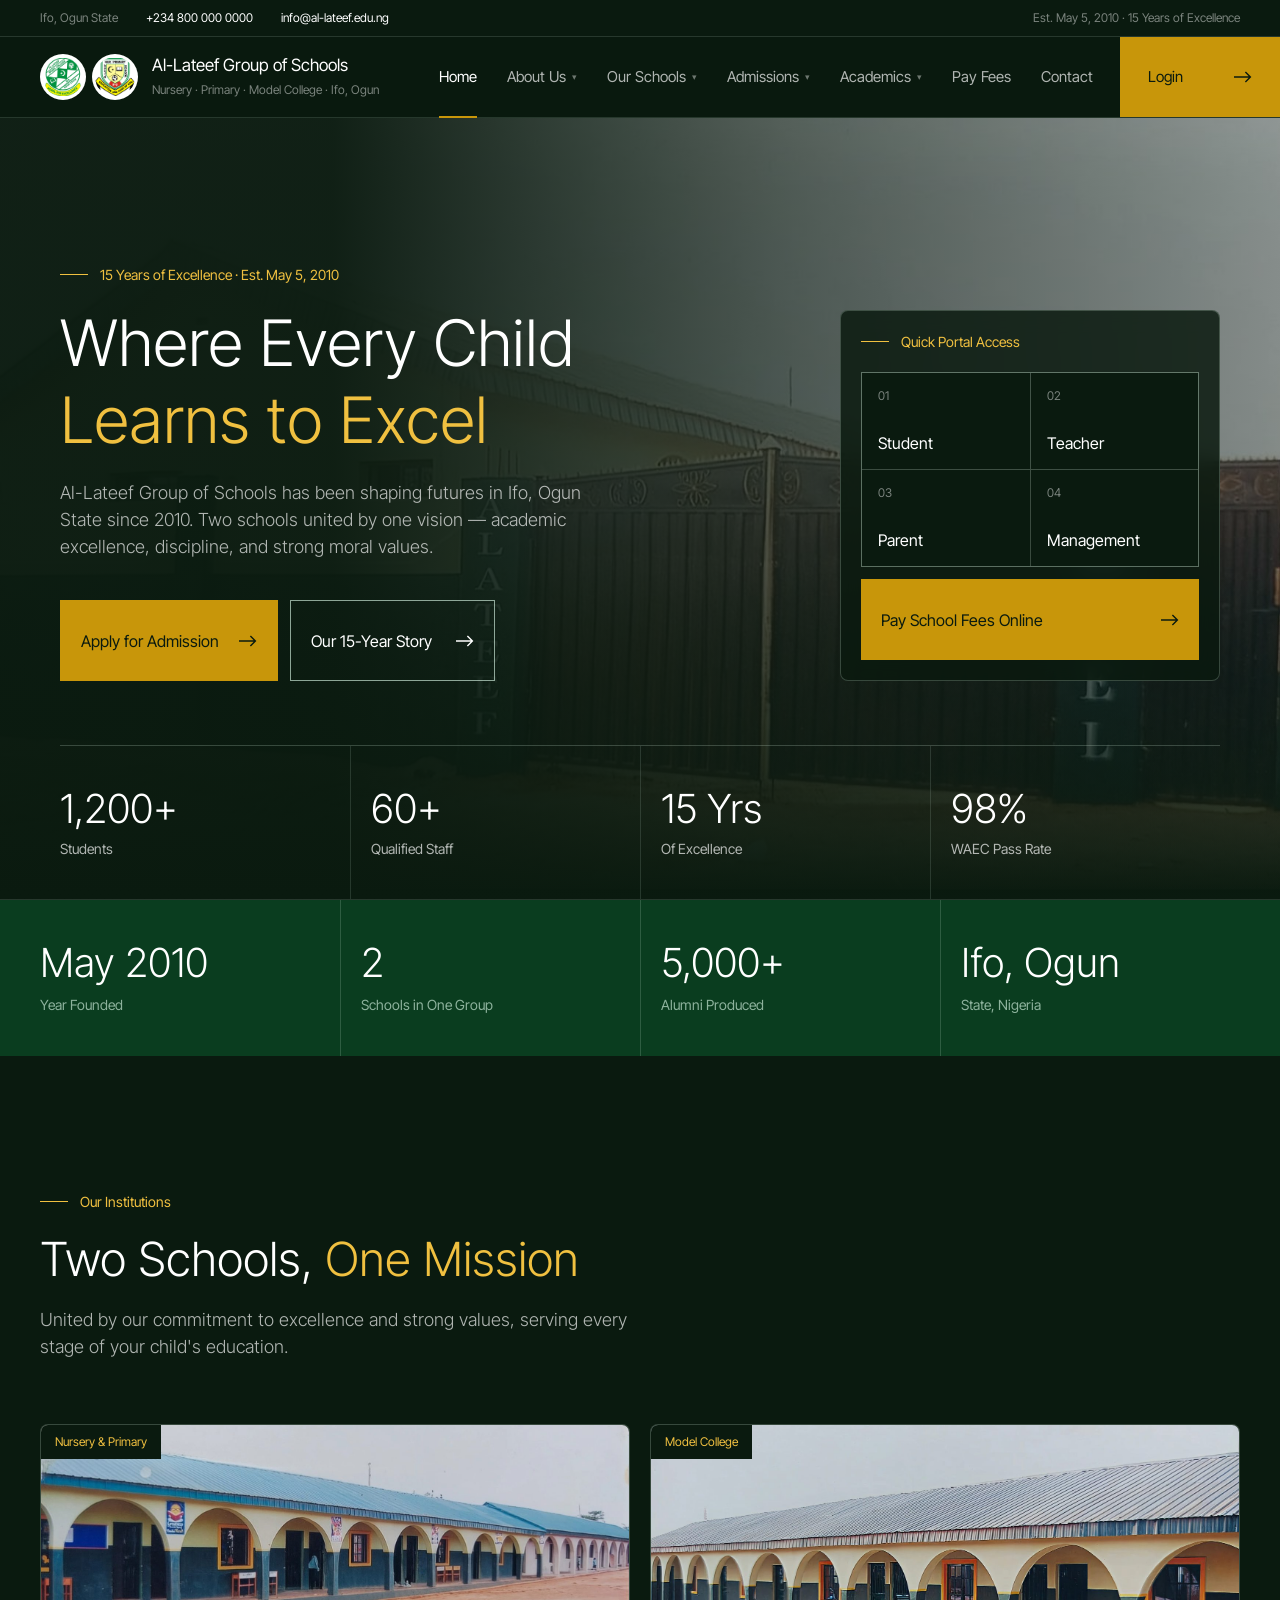
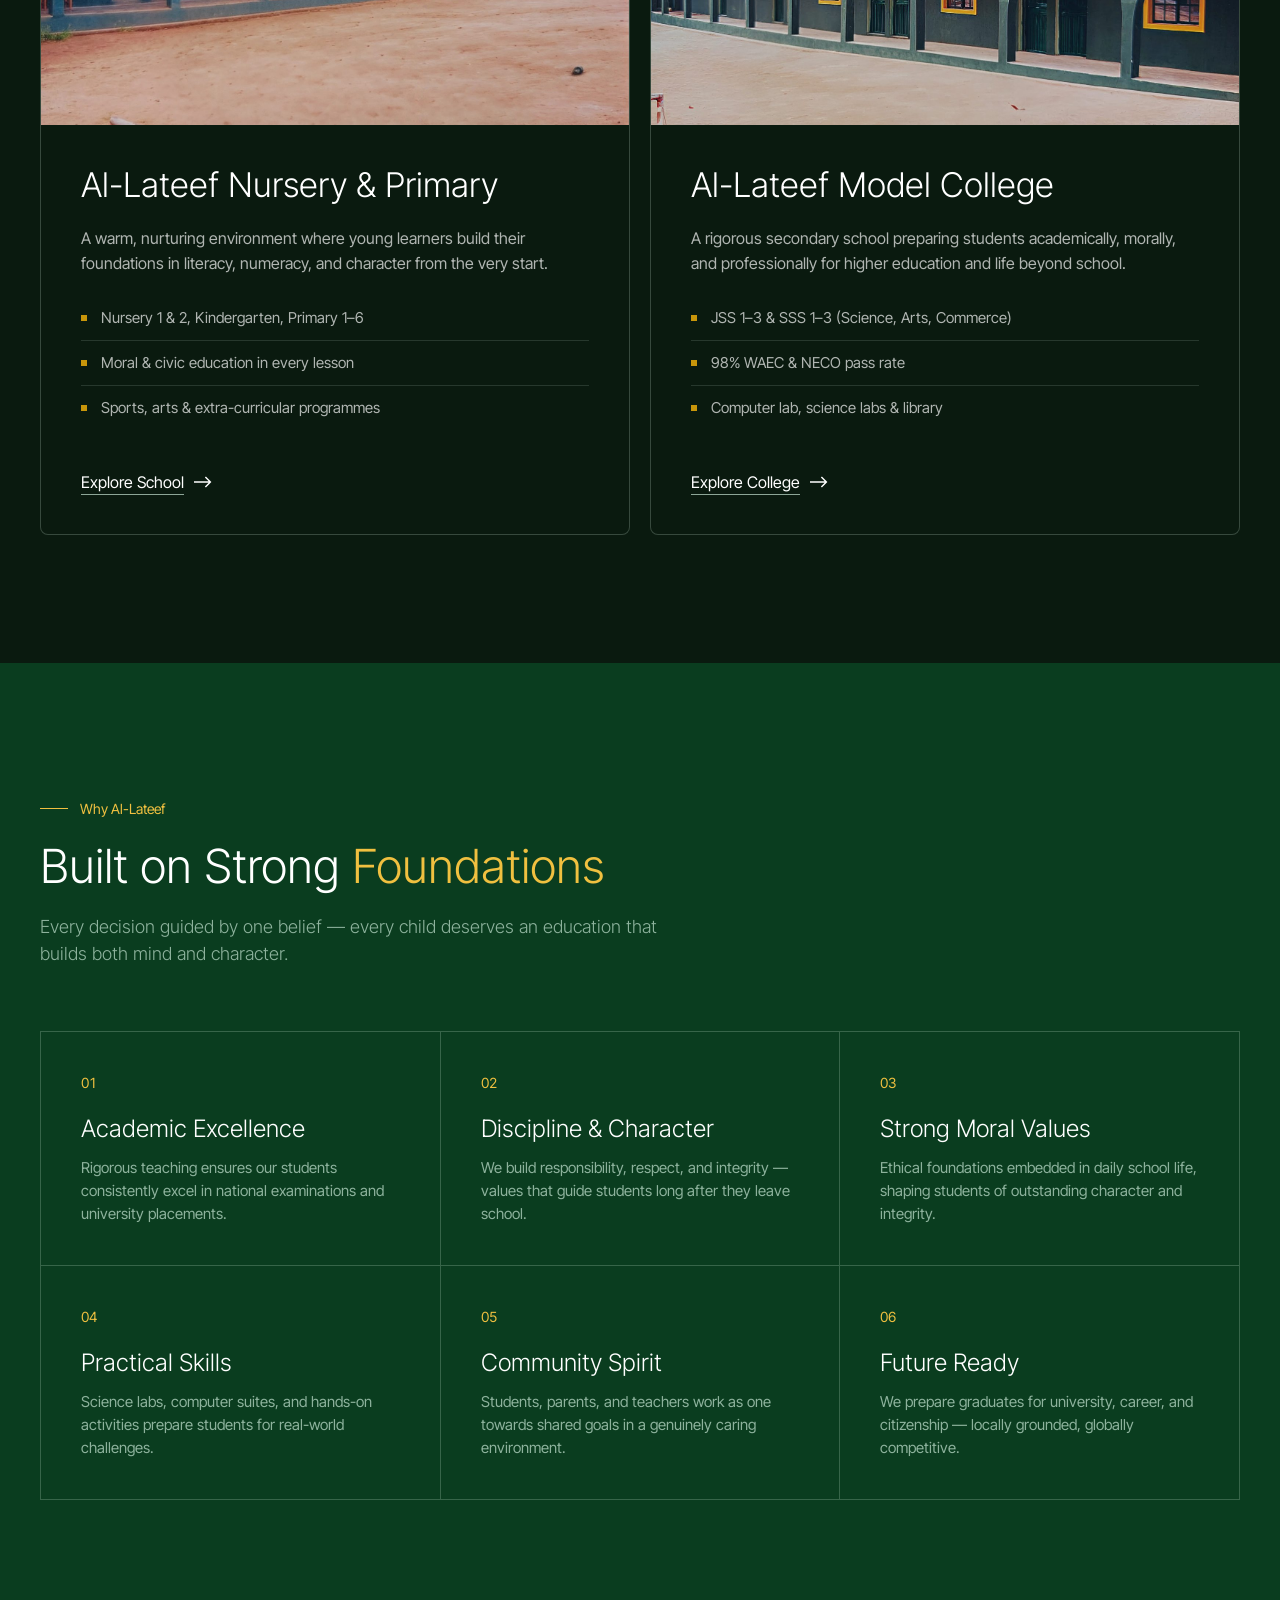
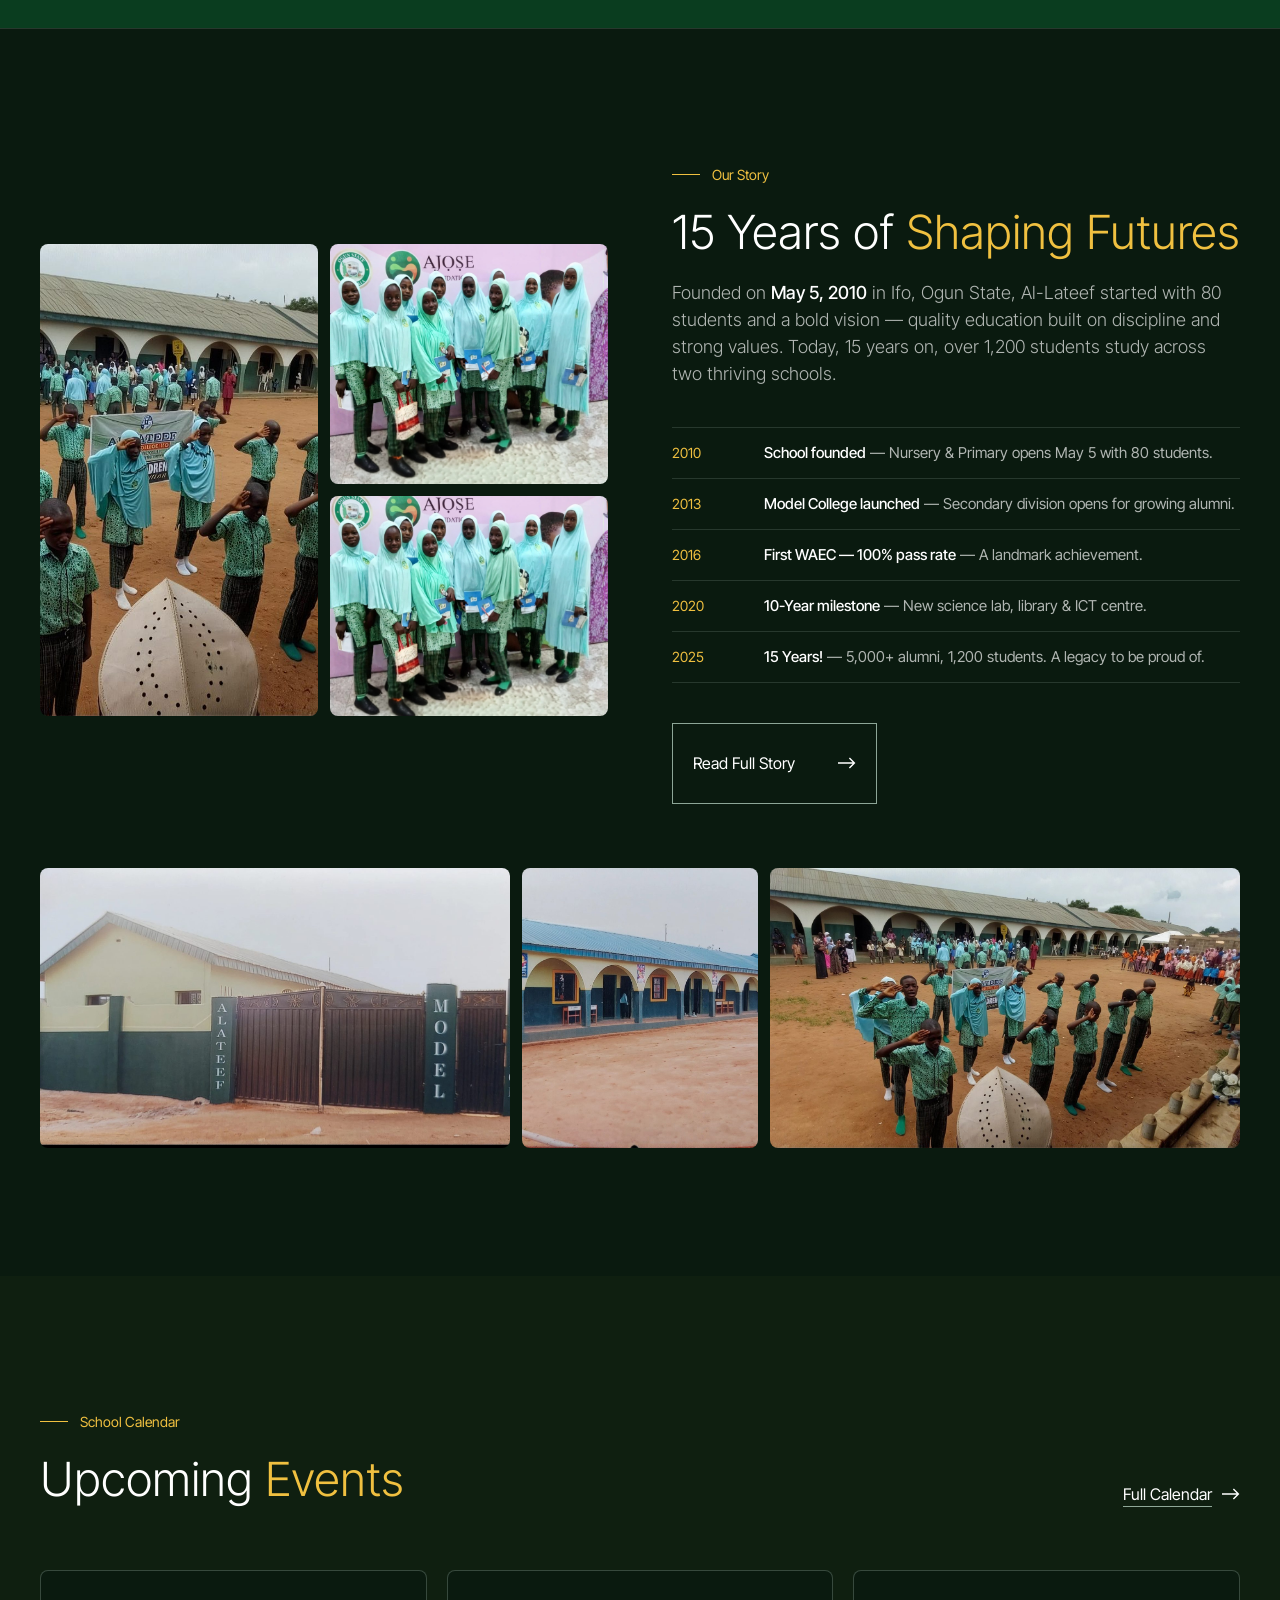
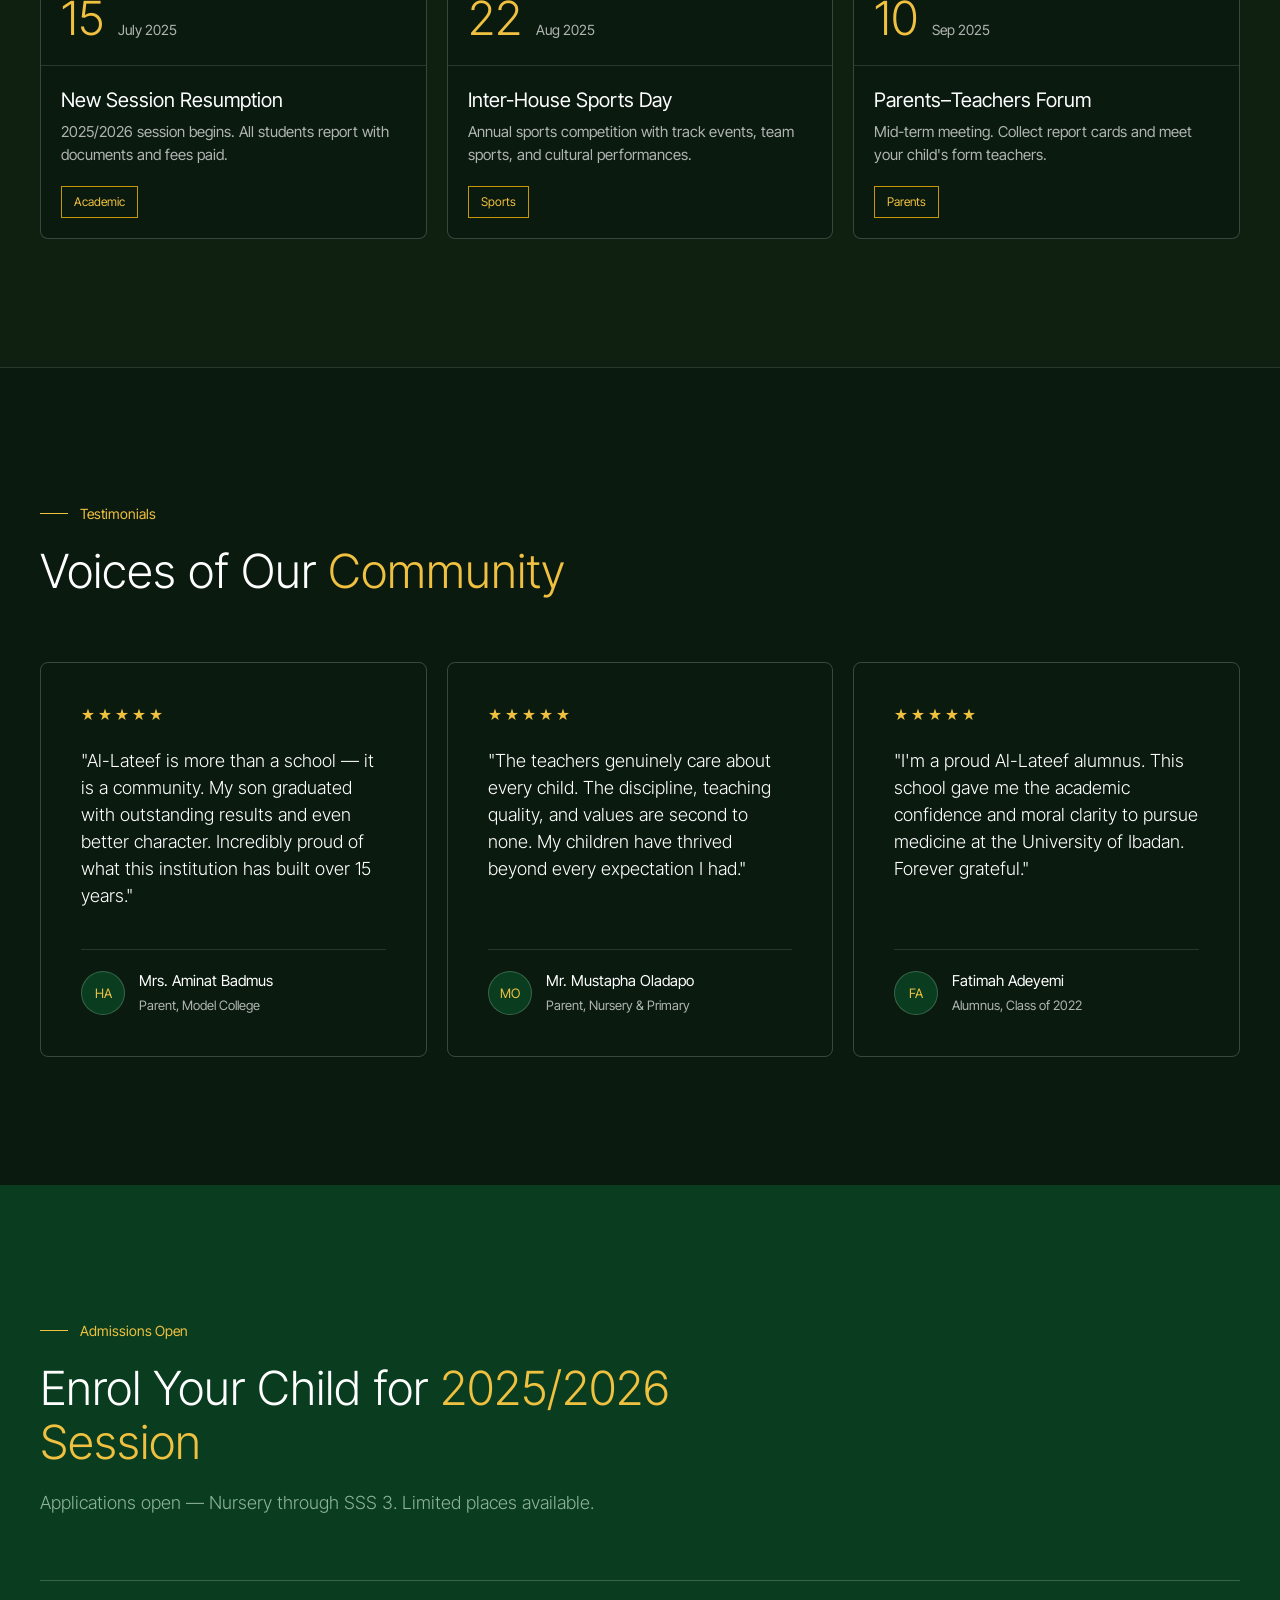
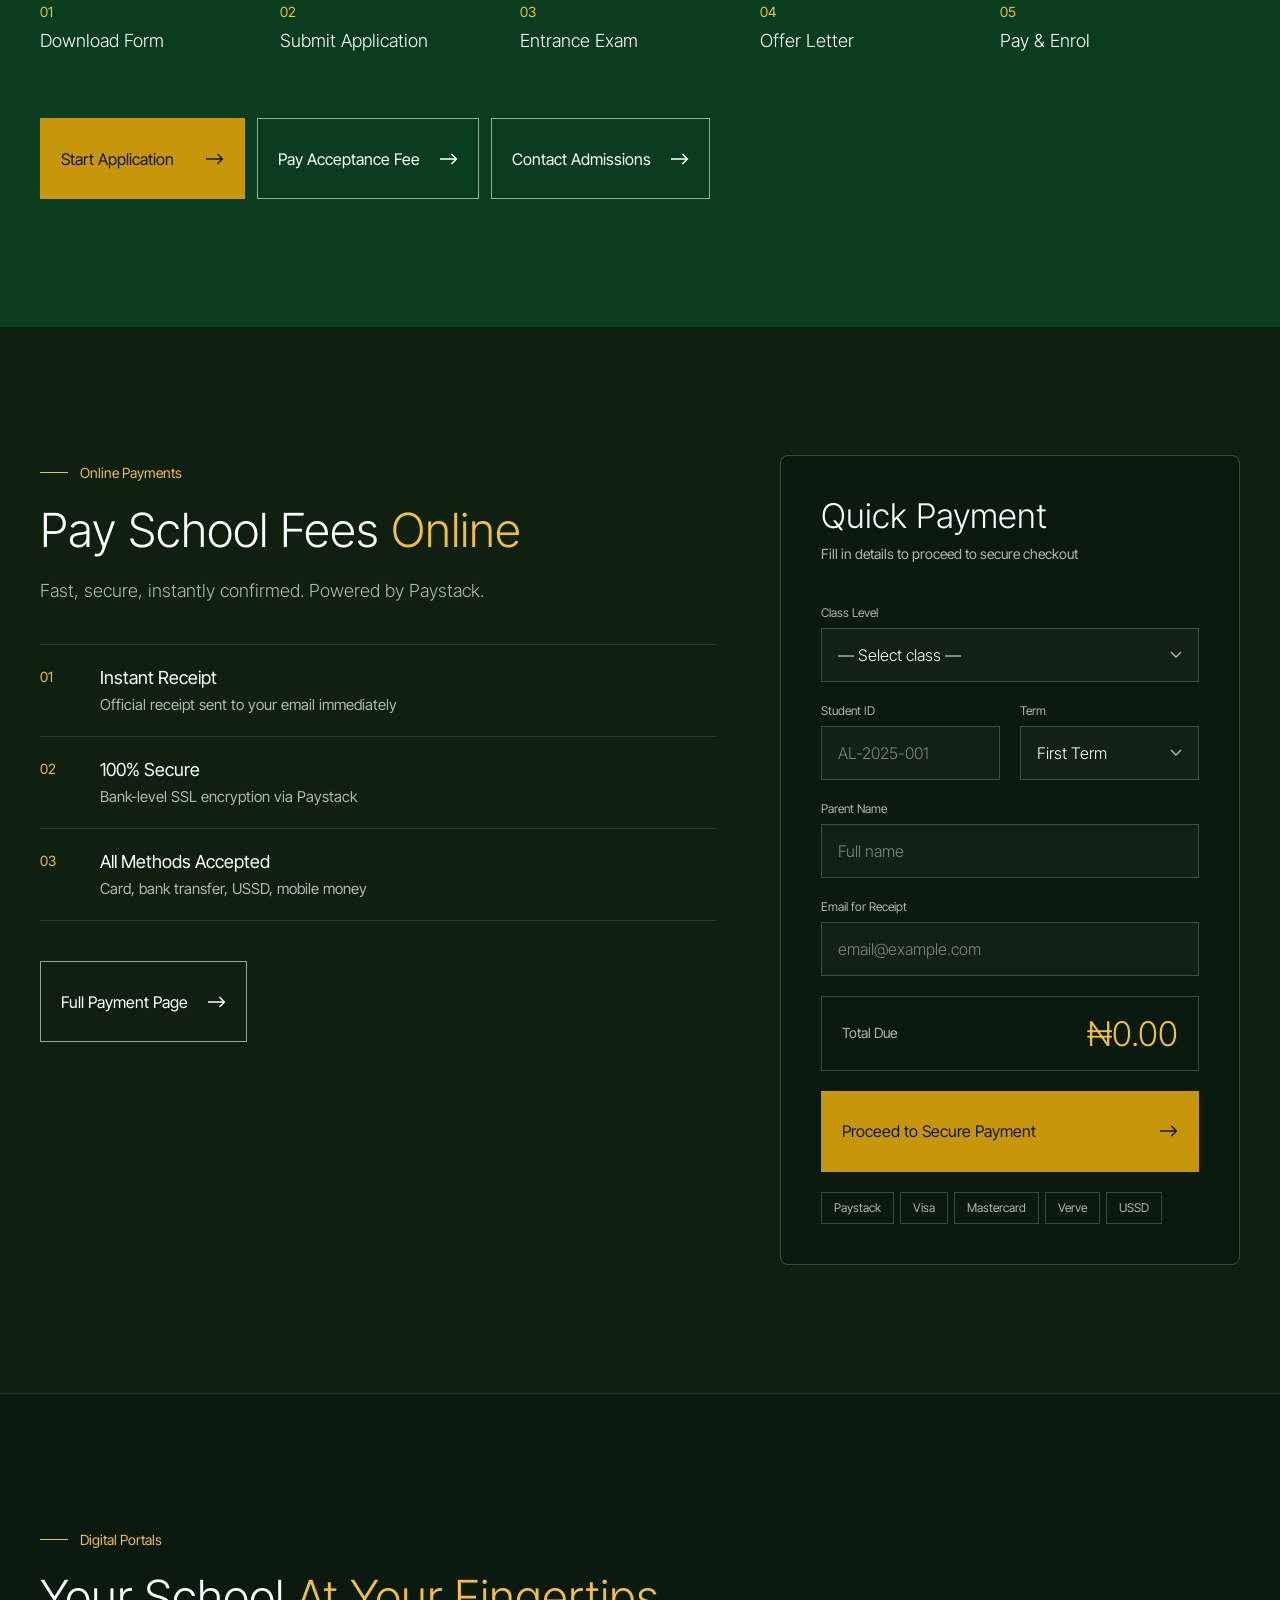
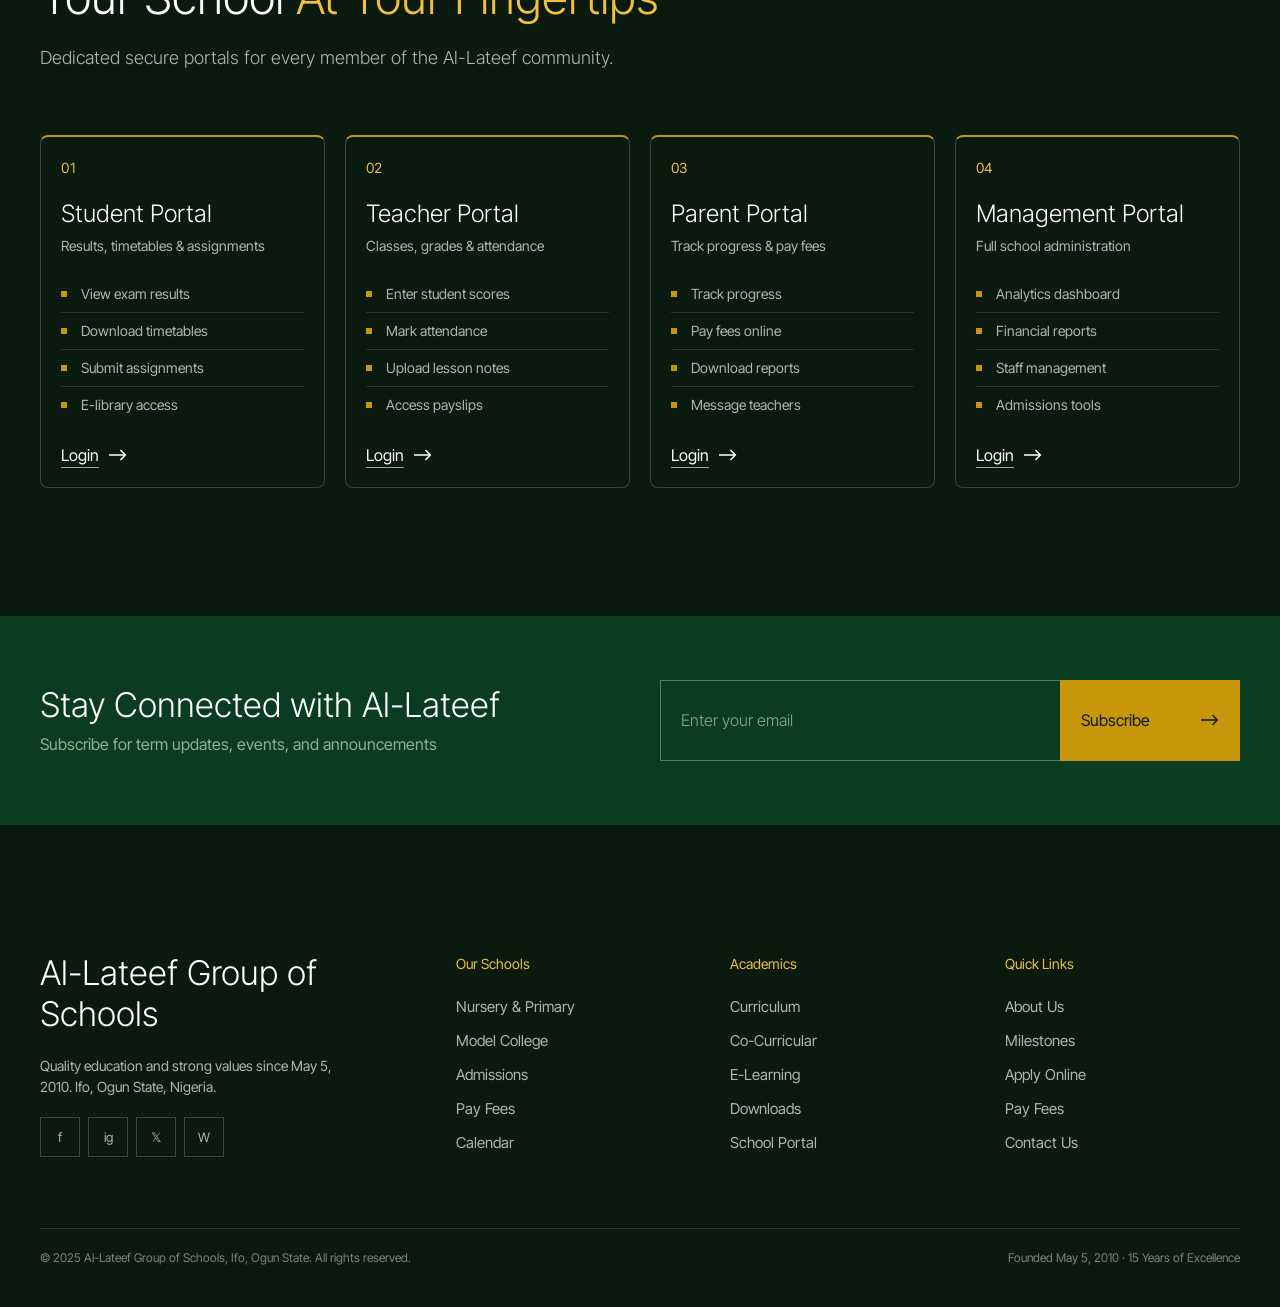
<file: index.html>
<!DOCTYPE html>
<html lang="en">
<head>
<meta charset="UTF-8"><meta name="viewport" content="width=device-width,initial-scale=1">
<title>Al-Lateef Group of Schools | Ifo, Ogun State — Est. May 2010</title>
<link rel="stylesheet" href="shared.css">
<style>
/* HERO */
.hero{min-height:calc(100vh - 118px);position:relative;display:flex;align-items:flex-end;overflow:hidden;border-bottom:1px solid var(--line);}
.hbg{position:absolute;inset:0;background:url('images/gate-model-college.jpg') center/cover no-repeat;}
.hov{position:absolute;inset:0;background:linear-gradient(90deg,rgba(10,26,15,.97) 26%,rgba(10,26,15,.66) 62%,rgba(10,26,15,.4)),linear-gradient(0deg,rgba(10,26,15,1) 0%,rgba(10,26,15,0) 42%);}
.hcont{position:relative;max-width:var(--container);margin:0 auto;padding:var(--s-xl) 40px 0;width:100%;display:grid;grid-template-columns:1fr 380px;column-gap:var(--s-lg);align-items:end;}
.hero h1{font-size:clamp(40px,6vw,64px);line-height:1.2;font-weight:300;color:var(--on-surface);margin-bottom:var(--s-sm);}
.hero h1 em{font-style:normal;color:var(--primary-hi);display:block;}
.h-sub{font-size:18px;line-height:27px;font-weight:300;color:var(--muted);margin-bottom:var(--s-md);max-width:560px;}
.hbtns{display:flex;gap:12px;flex-wrap:wrap;}
.hstats{grid-column:1/-1;display:grid;grid-template-columns:repeat(4,1fr);margin-top:var(--s-lg);border-top:1px solid var(--card-border);}
.hstats>div{padding:var(--s-md) var(--s-sm);border-left:1px solid var(--line);}
.hstats>div:first-child{border-left:none;padding-left:0;}
.hn{display:block;font-size:clamp(28px,3.4vw,40px);line-height:1.15;font-weight:300;color:var(--on-surface);}
.hl{font-size:14px;line-height:21px;color:var(--muted);margin-top:var(--s-xs);}
/* hero portal card */
.hcard{background:rgba(10,26,15,.84);backdrop-filter:blur(10px);-webkit-backdrop-filter:blur(10px);border:1px solid var(--card-border);border-radius:var(--r-md);padding:var(--s-sm);}
.hcard h3{display:flex;align-items:center;gap:12px;font-size:14px;line-height:21px;font-weight:400;color:var(--primary-hi);margin-bottom:var(--s-sm);}
.hcard h3::before{content:'';width:28px;height:1px;background:currentColor;}
.pgrid{display:grid;grid-template-columns:1fr 1fr;gap:1px;background:var(--card-border);border:1px solid var(--card-border);margin-bottom:12px;}
.pb{display:flex;flex-direction:column;align-items:flex-start;justify-content:space-between;gap:var(--s-sm);min-height:96px;padding:14px 16px;background:var(--surface);border:none;cursor:pointer;font-family:inherit;font-size:16px;line-height:24px;color:var(--on-surface);text-align:left;transition:background .2s;}
.pb .n{font-size:12px;line-height:18px;color:var(--faint);transition:color .2s;}
.pb:hover{background:var(--secondary);}
.pb:hover .n{color:var(--primary-hi);}
.plink-hero{display:flex;align-items:center;justify-content:space-between;min-height:81px;padding:14px 20px;background:var(--primary);color:var(--on-primary);transition:background .2s;}
.plink-hero:hover{background:var(--primary-hi);}
/* schools grid */
.scg{display:grid;grid-template-columns:1fr 1fr;gap:var(--s-sm);}
.scc{border:1px solid var(--card-border);border-radius:var(--r-md);overflow:hidden;background:var(--surface);display:flex;flex-direction:column;transition:border-color .3s;}
.scc:hover{border-color:var(--tertiary);}
.sci{height:300px;overflow:hidden;position:relative;}
.sci img{width:100%;height:100%;object-fit:cover;transition:transform .6s ease;}
.scc:hover .sci img{transform:scale(1.04);}
.scl{position:absolute;top:0;left:0;background:var(--surface);color:var(--primary-hi);font-size:12px;line-height:18px;padding:8px 14px;}
.scb{padding:var(--s-md);display:flex;flex-direction:column;flex:1;}
.scb h3{font-size:clamp(26px,3.2vw,34px);line-height:1.2;font-weight:300;color:var(--on-surface);margin-bottom:var(--s-sm);}
.scb p{font-size:16px;line-height:25px;color:var(--muted);margin-bottom:var(--s-sm);}
.scf{margin-bottom:var(--s-md);}
.scb .btn-link{margin-top:auto;align-self:flex-start;}
/* pillars band */
.plg{display:grid;grid-template-columns:repeat(3,1fr);border-top:1px solid rgba(212,241,224,.22);border-left:1px solid rgba(212,241,224,.22);}
.plc{padding:var(--s-md);border-right:1px solid rgba(212,241,224,.22);border-bottom:1px solid rgba(212,241,224,.22);transition:background .3s;}
.plc:hover{background:rgba(212,241,224,.05);}
.plc h4{font-size:24px;line-height:31px;font-weight:300;color:var(--on-surface);margin-bottom:12px;}
.plc p{font-size:15px;line-height:23px;color:var(--tertiary);}
/* about snapshot */
.as2{display:grid;grid-template-columns:1fr 1fr;gap:var(--s-lg);align-items:center;}
.mos{display:grid;grid-template-columns:1fr 1fr;grid-template-rows:240px 220px;gap:12px;}
.mos .big{grid-row:1/3;}
.mos img{width:100%;height:100%;object-fit:cover;}
.ms{display:grid;grid-template-columns:72px 1fr;gap:var(--s-sm);padding:14px 0;border-top:1px solid var(--line);}
.ms:last-of-type{border-bottom:1px solid var(--line);}
.ms-y{font-size:14px;line-height:22px;color:var(--primary-hi);}
.ms-t{font-size:15px;line-height:22px;color:var(--muted);}
.ms-t strong{color:var(--on-surface);}
/* gallery strip */
.gstrip{display:grid;grid-template-columns:2fr 1fr 2fr;gap:12px;height:280px;margin-top:var(--s-lg);}
.gstrip>div{border-radius:var(--r-md);overflow:hidden;}
.gstrip img{width:100%;height:100%;object-fit:cover;transition:transform .6s ease;}
.gstrip>div:hover img{transform:scale(1.04);}
/* events */
.evg{display:grid;grid-template-columns:repeat(3,1fr);gap:var(--s-sm);}
.evc{border:1px solid var(--card-border);border-radius:var(--r-md);overflow:hidden;background:var(--surface);transition:border-color .3s;}
.evc:hover{border-color:var(--tertiary);}
.ev-d{padding:var(--s-sm);display:flex;align-items:baseline;gap:14px;border-bottom:1px solid var(--line);}
.ev-day{font-size:47px;line-height:54px;font-weight:300;color:var(--primary-hi);}
.ev-my{font-size:14px;line-height:21px;color:var(--muted);}
.ev-b{padding:var(--s-sm);}
.ev-b h4{font-size:20px;line-height:28px;font-weight:400;color:var(--on-surface);margin-bottom:var(--s-xs);}
.ev-b p{font-size:15px;line-height:23px;color:var(--muted);margin-bottom:var(--s-sm);}
/* testimonials */
.tg{display:grid;grid-template-columns:repeat(3,1fr);gap:var(--s-sm);}
.tq{border:1px solid var(--card-border);border-radius:var(--r-md);padding:var(--s-md);display:flex;flex-direction:column;}
.stars{color:var(--primary-hi);font-size:14px;letter-spacing:3px;margin-bottom:var(--s-sm);}
.tq p{font-size:18px;line-height:27px;font-weight:300;color:var(--on-surface);margin-bottom:var(--s-md);}
.ta{display:flex;align-items:center;gap:14px;margin-top:auto;padding-top:var(--s-sm);border-top:1px solid var(--line);}
.tav{width:44px;height:44px;border-radius:var(--r-full);background:var(--secondary);border:1px solid var(--card-border);display:flex;align-items:center;justify-content:center;font-size:13px;color:var(--primary-hi);flex-shrink:0;}
.tin strong{display:block;font-size:15px;line-height:22px;font-weight:400;color:var(--on-surface);}
.tin span{font-size:13px;line-height:20px;color:var(--muted);}
/* admissions cta */
.asteps{display:grid;grid-template-columns:repeat(5,1fr);border-top:1px solid rgba(212,241,224,.22);margin:var(--s-lg) 0;}
.astp{padding:var(--s-sm) var(--s-sm) 0 0;}
.asc{display:block;font-size:14px;line-height:21px;color:var(--primary-hi);margin-bottom:var(--s-xs);}
.asl{font-size:18px;line-height:26px;font-weight:300;color:var(--on-surface);}
.cta-btns{display:flex;gap:12px;flex-wrap:wrap;}
/* pay fees mini */
.fee-in{display:grid;grid-template-columns:1fr 460px;gap:var(--s-lg);align-items:start;}
.fip{display:grid;grid-template-columns:40px 1fr;gap:var(--s-sm);padding:var(--s-sm) 0;border-top:1px solid var(--line);}
.fip:last-of-type{border-bottom:1px solid var(--line);}
.fic{font-size:14px;line-height:24px;color:var(--primary-hi);}
.fit strong{display:block;font-size:18px;line-height:26px;font-weight:400;color:var(--on-surface);margin-bottom:2px;}
.fit p{font-size:15px;line-height:23px;color:var(--muted);}
.amtd{border:1px solid var(--card-border);padding:16px 20px;margin:var(--s-xs) 0 var(--s-sm);display:flex;align-items:center;justify-content:space-between;gap:var(--s-sm);}
.amtd span{font-size:14px;color:var(--muted);}
.amtd strong{font-size:34px;line-height:41px;font-weight:300;color:var(--primary-hi);}
.pilbs{display:flex;align-items:center;gap:6px;margin-top:var(--s-sm);flex-wrap:wrap;}
.psuc{display:none;}
.psuc.on{display:block;}
.sic2{font-size:14px;color:var(--primary-hi);margin-bottom:var(--s-sm);display:flex;align-items:center;gap:12px;}
.sic2::before{content:'';width:28px;height:1px;background:currentColor;}
/* portals mini */
.pcg{display:grid;grid-template-columns:repeat(4,1fr);gap:var(--s-sm);}
.pc{border:1px solid var(--card-border);border-top:2px solid var(--primary);border-radius:var(--r-md);padding:var(--s-sm);cursor:pointer;background:var(--surface);display:flex;flex-direction:column;transition:border-color .3s,background .3s;}
.pc:hover{background:var(--surface-2);border-color:var(--tertiary);border-top-color:var(--primary-hi);}
.pc h4{font-size:24px;line-height:31px;font-weight:300;color:var(--on-surface);margin-bottom:var(--s-xs);}
.pc>p{font-size:14px;line-height:21px;color:var(--muted);margin-bottom:var(--s-sm);}
.pcfl{margin-bottom:var(--s-sm);}
.pcfl li{font-size:14px;line-height:20px;padding:8px 0;}
.pc .btn-link{margin-top:auto;align-self:flex-start;}
@media(max-width:960px){
  .hero{min-height:0;}
  .hcont{grid-template-columns:1fr;padding:var(--s-lg) 20px 0;}
  .hcard{display:none;}
  .hstats{grid-template-columns:1fr 1fr;}
  .hstats>div:nth-child(3){border-left:none;padding-left:0;}
  .hstats>div:nth-child(n+3){border-top:1px solid var(--line);}
  .as2,.scg,.fee-in{grid-template-columns:1fr;}
  .plg,.evg,.tg,.pcg{grid-template-columns:1fr;}
  .gstrip{grid-template-columns:1fr 1fr;height:auto;}
  .gstrip>div{height:180px;}
  .gstrip>div:first-child{grid-column:1/-1;}
  .asteps{grid-template-columns:1fr;}
  .astp{padding:14px 0;border-bottom:1px solid rgba(212,241,224,.22);}
  .sci{height:220px;}
  .scb,.tq,.plc{padding:var(--s-sm);}
  .mos{grid-template-rows:180px 160px;}
}
@media(max-width:600px){.f2{grid-template-columns:1fr;}}
</style>
</head>
<body>
<div id="siteNav"></div>

<!-- HERO -->
<section class="hero">
  <div class="hbg"></div><div class="hov"></div>
  <div class="hcont">
    <div>
      <span class="s-lbl ha1">15 Years of Excellence · Est. May 5, 2010</span>
      <h1 class="ha2">Where Every Child <em>Learns to Excel</em></h1>
      <p class="h-sub ha3">Al-Lateef Group of Schools has been shaping futures in Ifo, Ogun State since 2010. Two schools united by one vision — academic excellence, discipline, and strong moral values.</p>
      <div class="hbtns ha4">
        <a href="pages/admissions.html" class="btn btn-primary">Apply for Admission <span class="arr">→</span></a>
        <a href="pages/about.html" class="btn btn-secondary">Our 15-Year Story <span class="arr">→</span></a>
      </div>
    </div>
    <div class="hcard ha3">
      <h3>Quick Portal Access</h3>
      <div class="pgrid">
        <button class="pb" onclick="openModal('student')"><span class="n">01</span><span>Student</span></button>
        <button class="pb" onclick="openModal('teacher')"><span class="n">02</span><span>Teacher</span></button>
        <button class="pb" onclick="openModal('parent')"><span class="n">03</span><span>Parent</span></button>
        <button class="pb" onclick="openModal('mgmt')"><span class="n">04</span><span>Management</span></button>
      </div>
      <a href="pages/fees.html" class="plink-hero">
        <span>Pay School Fees Online</span>
        <span class="arr">→</span>
      </a>
    </div>
    <div class="hstats ha5">
      <div><span class="hn" data-count="1200" data-suffix="+">0</span><div class="hl">Students</div></div>
      <div><span class="hn" data-count="60" data-suffix="+">0</span><div class="hl">Qualified Staff</div></div>
      <div><span class="hn">15 Yrs</span><div class="hl">Of Excellence</div></div>
      <div><span class="hn" data-count="98" data-suffix="%">0</span><div class="hl">WAEC Pass Rate</div></div>
    </div>
  </div>
</section>

<!-- STATS BAR -->
<div class="sbar"><div class="si stag">
  <div><span class="sn">May 2010</span><span class="sl">Year Founded</span></div>
  <div><span class="sn">2</span><span class="sl">Schools in One Group</span></div>
  <div><span class="sn" data-count="5000" data-suffix="+">0</span><span class="sl">Alumni Produced</span></div>
  <div><span class="sn">Ifo, Ogun</span><span class="sl">State, Nigeria</span></div>
</div></div>

<!-- OUR SCHOOLS -->
<section class="sec">
<div class="sec-inner">
  <div class="s-head">
    <span class="s-lbl rv">Our Institutions</span>
    <h2 class="s-title rv">Two Schools, <em>One Mission</em></h2>
    <p class="s-sub rv">United by our commitment to excellence and strong values, serving every stage of your child's education.</p>
  </div>
  <div class="scg">
    <div class="scc rv-l">
      <div class="sci"><img src="images/building-classrooms.jpg" alt="Nursery"><div class="scl">Nursery &amp; Primary</div></div>
      <div class="scb">
        <h3>Al-Lateef Nursery &amp; Primary</h3>
        <p>A warm, nurturing environment where young learners build their foundations in literacy, numeracy, and character from the very start.</p>
        <ul class="scf"><li>Nursery 1 &amp; 2, Kindergarten, Primary 1–6</li><li>Moral &amp; civic education in every lesson</li><li>Sports, arts &amp; extra-curricular programmes</li></ul>
        <a href="pages/schools.html#nursery" class="btn-link">Explore School <span class="arr">→</span></a>
      </div>
    </div>
    <div class="scc rv-r">
      <div class="sci"><img src="images/building-new-block.jpg" alt="College"><div class="scl">Model College</div></div>
      <div class="scb">
        <h3>Al-Lateef Model College</h3>
        <p>A rigorous secondary school preparing students academically, morally, and professionally for higher education and life beyond school.</p>
        <ul class="scf"><li>JSS 1–3 &amp; SSS 1–3 (Science, Arts, Commerce)</li><li>98% WAEC &amp; NECO pass rate</li><li>Computer lab, science labs &amp; library</li></ul>
        <a href="pages/schools.html#college" class="btn-link">Explore College <span class="arr">→</span></a>
      </div>
    </div>
  </div>
</div></section>

<!-- WHY US BAND -->
<section class="sec sec-band">
<div class="sec-inner">
  <div class="s-head">
    <span class="s-lbl rv">Why Al-Lateef</span>
    <h2 class="s-title rv">Built on Strong <em>Foundations</em></h2>
    <p class="s-sub rv" style="color:var(--tertiary);">Every decision guided by one belief — every child deserves an education that builds both mind and character.</p>
  </div>
  <div class="plg stag">
    <div class="plc"><span class="idx">01</span><h4>Academic Excellence</h4><p>Rigorous teaching ensures our students consistently excel in national examinations and university placements.</p></div>
    <div class="plc"><span class="idx">02</span><h4>Discipline &amp; Character</h4><p>We build responsibility, respect, and integrity — values that guide students long after they leave school.</p></div>
    <div class="plc"><span class="idx">03</span><h4>Strong Moral Values</h4><p>Ethical foundations embedded in daily school life, shaping students of outstanding character and integrity.</p></div>
    <div class="plc"><span class="idx">04</span><h4>Practical Skills</h4><p>Science labs, computer suites, and hands-on activities prepare students for real-world challenges.</p></div>
    <div class="plc"><span class="idx">05</span><h4>Community Spirit</h4><p>Students, parents, and teachers work as one towards shared goals in a genuinely caring environment.</p></div>
    <div class="plc"><span class="idx">06</span><h4>Future Ready</h4><p>We prepare graduates for university, career, and citizenship — locally grounded, globally competitive.</p></div>
  </div>
</div></section>

<!-- ABOUT SNAPSHOT -->
<section class="sec">
<div class="sec-inner">
  <div class="as2">
    <div class="mos rv-l">
      <div class="big ihov"><img src="images/event-parade.jpg" alt="Students"></div>
      <div class="sm ihov"><img src="images/students-backpacks.jpg" alt="Sports"></div>
      <div class="sm ihov"><img src="images/students-group-1.jpg" alt="Graduation"></div>
    </div>
    <div class="rv-r">
      <span class="s-lbl">Our Story</span>
      <h2 class="s-title">15 Years of <em>Shaping Futures</em></h2>
      <p class="lead" style="margin-bottom:var(--s-md);">Founded on <strong style="color:#fff;">May 5, 2010</strong> in Ifo, Ogun State, Al-Lateef started with 80 students and a bold vision — quality education built on discipline and strong values. Today, 15 years on, over 1,200 students study across two thriving schools.</p>
      <div class="ms"><span class="ms-y">2010</span><p class="ms-t"><strong>School founded</strong> — Nursery &amp; Primary opens May 5 with 80 students.</p></div>
      <div class="ms"><span class="ms-y">2013</span><p class="ms-t"><strong>Model College launched</strong> — Secondary division opens for growing alumni.</p></div>
      <div class="ms"><span class="ms-y">2016</span><p class="ms-t"><strong>First WAEC — 100% pass rate</strong> — A landmark achievement.</p></div>
      <div class="ms"><span class="ms-y">2020</span><p class="ms-t"><strong>10-Year milestone</strong> — New science lab, library &amp; ICT centre.</p></div>
      <div class="ms"><span class="ms-y">2025</span><p class="ms-t"><strong>15 Years!</strong> — 5,000+ alumni, 1,200 students. A legacy to be proud of.</p></div>
      <a href="pages/about.html#milestones" class="btn btn-secondary" style="margin-top:var(--s-md);">Read Full Story <span class="arr">→</span></a>
    </div>
  </div>
  <!-- gallery strip -->
  <div class="gstrip rv-s">
    <div><img src="images/gate-model-college.jpg" alt="School"></div>
    <div><img src="images/building-classrooms.jpg" alt="Class"></div>
    <div><img src="images/event-parade.jpg" alt="Students"></div>
  </div>
</div></section>

<!-- EVENTS -->
<section class="sec sec-alt">
<div class="sec-inner">
  <div class="s-head-row rv">
    <div><span class="s-lbl">School Calendar</span><h2 class="s-title">Upcoming <em>Events</em></h2></div>
    <a href="pages/academics.html#calendar" class="btn-link">Full Calendar <span class="arr">→</span></a>
  </div>
  <div class="evg stag">
    <div class="evc"><div class="ev-d"><span class="ev-day">15</span><div class="ev-my">July 2025</div></div><div class="ev-b"><h4>New Session Resumption</h4><p>2025/2026 session begins. All students report with documents and fees paid.</p><span class="chip chip-gold">Academic</span></div></div>
    <div class="evc"><div class="ev-d"><span class="ev-day">22</span><div class="ev-my">Aug 2025</div></div><div class="ev-b"><h4>Inter-House Sports Day</h4><p>Annual sports competition with track events, team sports, and cultural performances.</p><span class="chip chip-gold">Sports</span></div></div>
    <div class="evc"><div class="ev-d"><span class="ev-day">10</span><div class="ev-my">Sep 2025</div></div><div class="ev-b"><h4>Parents–Teachers Forum</h4><p>Mid-term meeting. Collect report cards and meet your child's form teachers.</p><span class="chip chip-gold">Parents</span></div></div>
  </div>
</div></section>

<!-- TESTIMONIALS -->
<section class="sec">
<div class="sec-inner">
  <div class="s-head">
    <span class="s-lbl rv">Testimonials</span>
    <h2 class="s-title rv">Voices of Our <em>Community</em></h2>
  </div>
  <div class="tg stag">
    <div class="tq"><div class="stars">★★★★★</div><p>"Al-Lateef is more than a school — it is a community. My son graduated with outstanding results and even better character. Incredibly proud of what this institution has built over 15 years."</p><div class="ta"><div class="tav">HA</div><div class="tin"><strong>Mrs. Aminat Badmus</strong><span>Parent, Model College</span></div></div></div>
    <div class="tq"><div class="stars">★★★★★</div><p>"The teachers genuinely care about every child. The discipline, teaching quality, and values are second to none. My children have thrived beyond every expectation I had."</p><div class="ta"><div class="tav">MO</div><div class="tin"><strong>Mr. Mustapha Oladapo</strong><span>Parent, Nursery &amp; Primary</span></div></div></div>
    <div class="tq"><div class="stars">★★★★★</div><p>"I'm a proud Al-Lateef alumnus. This school gave me the academic confidence and moral clarity to pursue medicine at the University of Ibadan. Forever grateful."</p><div class="ta"><div class="tav">FA</div><div class="tin"><strong>Fatimah Adeyemi</strong><span>Alumnus, Class of 2022</span></div></div></div>
  </div>
</div></section>

<!-- ADMISSIONS CTA -->
<section class="sec sec-band">
<div class="sec-inner rv">
  <span class="s-lbl">Admissions Open</span>
  <h2 class="s-title" style="max-width:760px;">Enrol Your Child for <em>2025/2026 Session</em></h2>
  <p class="s-sub" style="color:var(--tertiary);">Applications open — Nursery through SSS 3. Limited places available.</p>
  <div class="asteps">
    <div class="astp"><span class="asc">01</span><span class="asl">Download Form</span></div>
    <div class="astp"><span class="asc">02</span><span class="asl">Submit Application</span></div>
    <div class="astp"><span class="asc">03</span><span class="asl">Entrance Exam</span></div>
    <div class="astp"><span class="asc">04</span><span class="asl">Offer Letter</span></div>
    <div class="astp"><span class="asc">05</span><span class="asl">Pay &amp; Enrol</span></div>
  </div>
  <div class="cta-btns">
    <a href="pages/admissions.html#apply" class="btn btn-primary">Start Application <span class="arr">→</span></a>
    <a href="pages/fees.html" class="btn btn-secondary">Pay Acceptance Fee <span class="arr">→</span></a>
    <a href="pages/contact.html" class="btn btn-secondary">Contact Admissions <span class="arr">→</span></a>
  </div>
</div></section>

<!-- PAY FEES MINI -->
<section class="sec sec-alt">
<div class="sec-inner"><div class="fee-in">
  <div class="rv-l">
    <span class="s-lbl">Online Payments</span>
    <h2 class="s-title">Pay School Fees <em>Online</em></h2>
    <p class="s-sub" style="margin-bottom:var(--s-md);">Fast, secure, instantly confirmed. Powered by Paystack.</p>
    <div class="fip"><div class="fic">01</div><div class="fit"><strong>Instant Receipt</strong><p>Official receipt sent to your email immediately</p></div></div>
    <div class="fip"><div class="fic">02</div><div class="fit"><strong>100% Secure</strong><p>Bank-level SSL encryption via Paystack</p></div></div>
    <div class="fip"><div class="fic">03</div><div class="fit"><strong>All Methods Accepted</strong><p>Card, bank transfer, USSD, mobile money</p></div></div>
    <a href="pages/fees.html" class="btn btn-secondary" style="margin-top:var(--s-md);">Full Payment Page <span class="arr">→</span></a>
  </div>
  <div class="rv-r">
    <div class="fcard" id="pFrm">
      <h3>Quick Payment</h3>
      <p>Fill in details to proceed to secure checkout</p>
      <div class="fg"><label>Class Level</label>
        <select id="pCls" onchange="pUpd()">
          <option value="">— Select class —</option>
          <option value="45000">Nursery 1 / 2</option>
          <option value="48000">Kindergarten</option>
          <option value="52000">Primary 1–3</option>
          <option value="55000">Primary 4–6</option>
          <option value="65000">JSS 1–3</option>
          <option value="72000">SSS 1–3</option>
        </select>
      </div>
      <div class="f2">
        <div class="fg"><label>Student ID</label><input type="text" id="pStu" placeholder="AL-2025-001"></div>
        <div class="fg"><label>Term</label><select><option>First Term</option><option>Second Term</option><option>Third Term</option></select></div>
      </div>
      <div class="fg"><label>Parent Name</label><input type="text" id="pNm" placeholder="Full name"></div>
      <div class="fg"><label>Email for Receipt</label><input type="email" id="pEm" placeholder="email@example.com"></div>
      <div class="amtd"><span>Total Due</span><strong id="pAmt">₦0.00</strong></div>
      <button class="sbtn" onclick="doPay()">Proceed to Secure Payment</button>
      <div class="pilbs"><span class="chip">Paystack</span><span class="chip">Visa</span><span class="chip">Mastercard</span><span class="chip">Verve</span><span class="chip">USSD</span></div>
    </div>
    <div class="psuc fcard" id="pOk">
      <div class="sic2">Confirmed</div>
      <h3>Payment Successful!</h3>
      <p>Confirmed! A receipt has been sent to your email.</p>
      <p style="font-size:14px;color:var(--muted);">Ref: <strong id="pRef" style="color:var(--primary-hi);font-weight:400;"></strong></p>
      <button onclick="pReset()" class="btn btn-primary btn-block" style="margin-top:var(--s-md);">Make Another Payment <span class="arr">→</span></button>
    </div>
  </div>
</div></div></section>

<!-- PORTALS -->
<section class="sec">
<div class="sec-inner">
  <div class="s-head">
    <span class="s-lbl rv">Digital Portals</span>
    <h2 class="s-title rv">Your School <em>At Your Fingertips</em></h2>
    <p class="s-sub rv">Dedicated secure portals for every member of the Al-Lateef community.</p>
  </div>
  <div class="pcg stag">
    <div class="pc" onclick="openModal('student')"><span class="idx">01</span><h4>Student Portal</h4><p>Results, timetables &amp; assignments</p><ul class="pcfl"><li>View exam results</li><li>Download timetables</li><li>Submit assignments</li><li>E-library access</li></ul><button class="btn-link">Login <span class="arr">→</span></button></div>
    <div class="pc" onclick="openModal('teacher')"><span class="idx">02</span><h4>Teacher Portal</h4><p>Classes, grades &amp; attendance</p><ul class="pcfl"><li>Enter student scores</li><li>Mark attendance</li><li>Upload lesson notes</li><li>Access payslips</li></ul><button class="btn-link">Login <span class="arr">→</span></button></div>
    <div class="pc" onclick="openModal('parent')"><span class="idx">03</span><h4>Parent Portal</h4><p>Track progress &amp; pay fees</p><ul class="pcfl"><li>Track progress</li><li>Pay fees online</li><li>Download reports</li><li>Message teachers</li></ul><button class="btn-link">Login <span class="arr">→</span></button></div>
    <div class="pc" onclick="openModal('mgmt')"><span class="idx">04</span><h4>Management Portal</h4><p>Full school administration</p><ul class="pcfl"><li>Analytics dashboard</li><li>Financial reports</li><li>Staff management</li><li>Admissions tools</li></ul><button class="btn-link">Login <span class="arr">→</span></button></div>
  </div>
</div></section>

<div id="siteFooter"></div>
<div id="mRoot"></div>
<script src="shared.js"></script>
<script>
window._pg='home';
function pUpd(){var v=document.getElementById('pCls').value;document.getElementById('pAmt').textContent=v?'₦'+parseInt(v).toLocaleString()+'.00':'₦0.00';}
function doPay(){
  var v=document.getElementById('pCls').value,e=document.getElementById('pEm').value,n=document.getElementById('pNm').value;
  if(!v||!e||!n){alert('Please fill in all required fields.');return;}
  var ref='AL-'+Date.now();
  document.getElementById('pFrm').style.display='none';
  document.getElementById('pOk').classList.add('on');
  document.getElementById('pRef').textContent=ref;
}
function pReset(){
  document.getElementById('pFrm').style.display='block';
  document.getElementById('pOk').classList.remove('on');
  ['pCls','pStu','pNm','pEm'].forEach(function(id){document.getElementById(id).value='';});
  document.getElementById('pAmt').textContent='₦0.00';
}
</script>
</body></html>
</file>
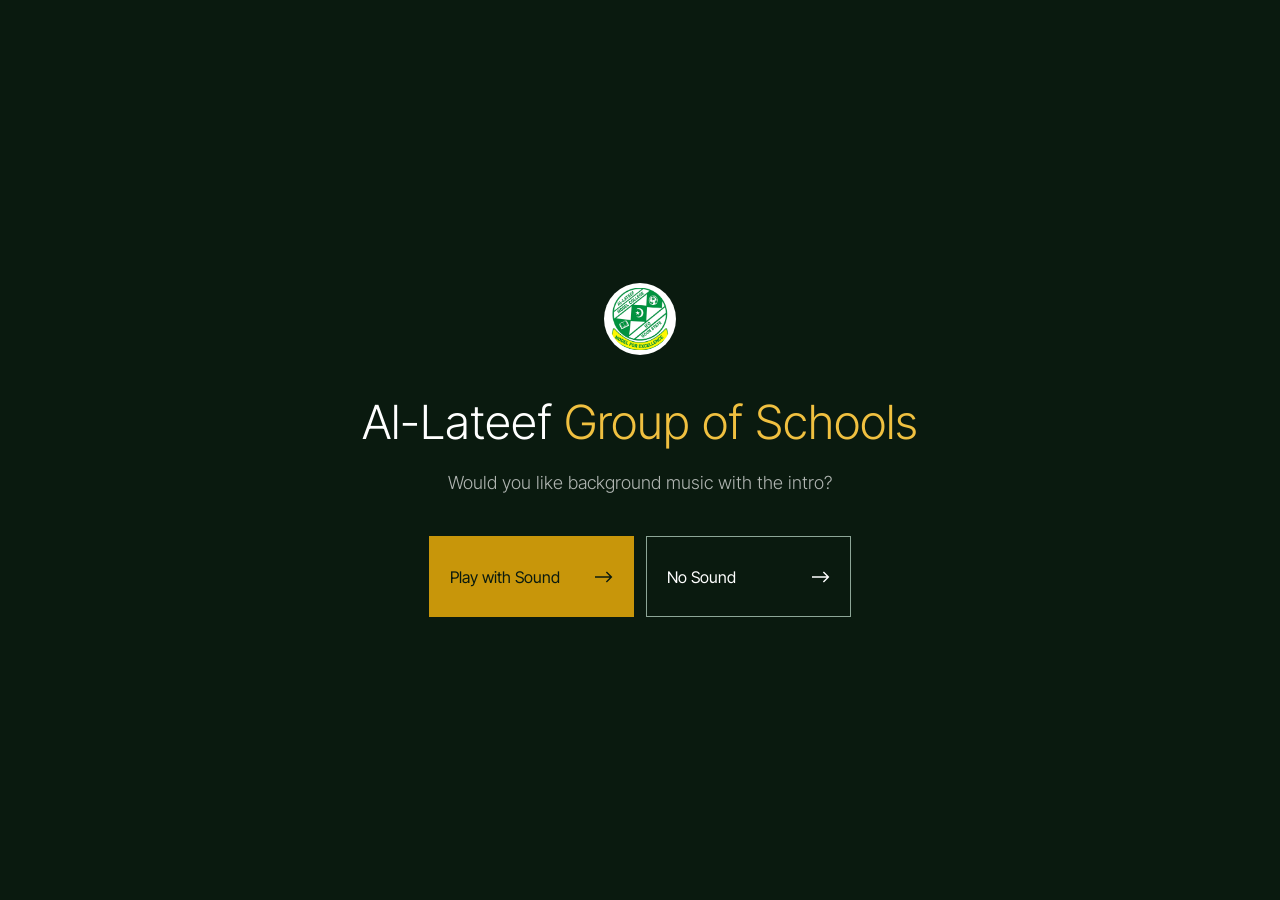
<file: intro.html>
<!DOCTYPE html>
<html lang="en">
<head>
<meta charset="UTF-8">
<meta name="viewport" content="width=device-width,initial-scale=1">
<title>Al-Lateef Group of Schools</title>
<link rel="preconnect" href="https://fonts.googleapis.com">
<link href="https://fonts.googleapis.com/css2?family=Inter+Tight:wght@300;400;500&display=swap" rel="stylesheet">
<style>
*{margin:0;padding:0;box-sizing:border-box;}
:root{
  color-scheme:dark;
  --primary:#c8960a;      /* school gold */
  --primary-hi:#f0c040;   /* light gold */
  --on-primary:#0a1a0f;
  --secondary:#0a3d1f;    /* deep school green */
  --surface:#0a1a0f;      /* near-black green */
  --tertiary:rgba(212,241,224,.65);
  --muted:rgba(255,255,255,.68);
  --faint:rgba(255,255,255,.44);
  --line:rgba(212,241,224,.16);
  --card-border:rgba(212,241,224,.22);
  --arrow:url("data:image/svg+xml,%3Csvg xmlns='http://www.w3.org/2000/svg' viewBox='0 0 18 12'%3E%3Cpath d='M0 6h16.4M11.4 1l5 5-5 5' fill='none' stroke='%23000' stroke-width='1.4'/%3E%3C/svg%3E");
}
html,body{
  width:100%;height:100%;overflow:hidden;
  background:var(--surface);color:#fff;
  font-family:'Inter Tight',sans-serif;-webkit-font-smoothing:antialiased;
}
.arr{display:inline-block;width:18px;height:12px;background:currentColor;-webkit-mask:var(--arrow) no-repeat center/contain;mask:var(--arrow) no-repeat center/contain;}

/* ── BACKGROUND ── */
#bg{
  position:fixed;inset:0;z-index:0;
  background-image:url('images/gate-model-college.jpg');
  background-size:cover;background-position:center;
  transition:opacity 1s ease;
}
#bg-overlay{
  position:fixed;inset:0;z-index:1;
  background:linear-gradient(180deg,rgba(10,26,15,.94) 0%,rgba(10,26,15,.86) 55%,rgba(10,26,15,.97) 100%);
}

/* ── PARTICLES ── */
#particles{position:fixed;inset:0;z-index:2;pointer-events:none;}
.pt{position:absolute;background:rgba(240,192,64,.5);animation:floatUp linear infinite;}
@keyframes floatUp{
  from{transform:translateY(105vh);opacity:0;}
  8%{opacity:1;} 85%{opacity:.25;}
  to{transform:translateY(-8vh);opacity:0;}
}

/* ── SKIP / MUTE ── */
#skip-btn,#mute-btn{
  position:fixed;top:20px;z-index:100;
  align-items:center;gap:12px;
  background:rgba(10,26,15,.6);border:1px solid var(--card-border);color:#fff;
  font-family:inherit;font-size:14px;line-height:21px;font-weight:400;
  padding:10px 18px;cursor:pointer;
  backdrop-filter:blur(10px);-webkit-backdrop-filter:blur(10px);
  transition:border-color .2s,color .2s;
}
#skip-btn{right:20px;display:flex;opacity:0;animation:fadeUp .6s 1.2s ease forwards;}
#mute-btn{left:20px;display:none;}
#skip-btn:hover,#mute-btn:hover{border-color:var(--primary-hi);color:var(--primary-hi);}

/* ── PROGRESS BAR ── */
#prog-track{position:fixed;bottom:0;left:0;right:0;height:2px;background:var(--line);z-index:100;}
#prog-fill{height:100%;width:0%;background:var(--primary);}
#timer-lbl{
  position:fixed;bottom:14px;right:20px;z-index:100;
  font-size:12px;line-height:18px;color:var(--faint);font-variant-numeric:tabular-nums;
}

/* ── SOUND PROMPT ── */
#sound-prompt{
  position:fixed;inset:0;z-index:200;
  display:flex;flex-direction:column;align-items:center;justify-content:center;
  background:var(--surface);text-align:center;padding:40px 20px;
  transition:opacity .5s ease;
}
.sp-logo{width:72px;height:72px;border-radius:9999px;background:#fff;padding:4px;margin-bottom:40px;}
.sp-logo img{width:100%;height:100%;object-fit:contain;border-radius:9999px;}
#sound-prompt h3{
  font-size:clamp(32px,4.4vw,47px);line-height:1.15;font-weight:300;color:#fff;margin-bottom:20px;
}
#sound-prompt h3 em{font-style:normal;color:var(--primary-hi);}
#sound-prompt p{font-size:18px;line-height:27px;font-weight:300;color:var(--muted);margin-bottom:40px;}
#sound-prompt .sp-row{display:flex;gap:12px;justify-content:center;flex-wrap:wrap;}
.sp-btn{
  display:inline-flex;align-items:center;justify-content:space-between;gap:20px;
  min-width:205px;min-height:81px;padding:14px 20px;
  font-family:inherit;font-size:16px;line-height:24px;font-weight:400;
  border:1px solid transparent;border-radius:0;cursor:pointer;transition:background .2s,border-color .2s,color .2s;
}
.sp-btn.yes{background:var(--primary);color:var(--on-primary);}
.sp-btn.yes:hover{background:var(--primary-hi);}
.sp-btn.no{background:transparent;color:#fff;border-color:var(--tertiary);}
.sp-btn.no:hover{border-color:var(--primary-hi);color:var(--primary-hi);}

/* ── MAIN STAGE ── */
#stage{
  position:fixed;inset:0;z-index:10;
  display:flex;flex-direction:column;align-items:center;justify-content:center;
  padding:100px 40px 60px;
}

/* ── SCHOOL ID ── */
#school-id{
  position:fixed;top:0;left:0;right:0;z-index:50;
  display:flex;align-items:center;justify-content:center;gap:14px;padding:16px 140px;
  opacity:0;animation:fadeUp .7s .5s ease forwards;
}
#school-id .id-logo{width:44px;height:44px;border-radius:9999px;background:#fff;flex-shrink:0;padding:3px;overflow:hidden;}
#school-id .id-logo img{width:100%;height:100%;object-fit:contain;border-radius:9999px;}
#school-id .id-name{font-size:17px;line-height:22px;font-weight:400;color:#fff;}
#school-id .id-name span{display:block;font-size:12px;line-height:18px;color:var(--faint);}

/* ── ACHIEVEMENTS ── */
#ach-wrap{width:100%;max-width:1100px;display:flex;flex-direction:column;align-items:flex-start;}
.ach-label{
  display:inline-flex;align-items:center;gap:12px;
  font-size:14px;line-height:21px;color:var(--primary-hi);margin-bottom:20px;
  opacity:0;animation:fadeUp .6s .8s ease forwards;
}
.ach-label::before{content:'';width:28px;height:1px;background:currentColor;}
.ach-title{
  font-size:clamp(36px,5.6vw,64px);line-height:1.2;font-weight:300;color:#fff;margin-bottom:40px;max-width:900px;
  opacity:0;animation:fadeUp .7s 1s ease forwards;
}
.ach-title em{font-style:normal;color:var(--primary-hi);}

.ach-grid{
  display:grid;grid-template-columns:repeat(4,1fr);width:100%;
  border-top:1px solid var(--card-border);margin-bottom:40px;
}
.ach-card{
  padding:28px 20px 28px 20px;border-left:1px solid var(--line);
  opacity:0;transform:translateY(16px);transition:opacity .5s ease,transform .5s ease;
}
.ach-card:first-child{border-left:none;padding-left:0;}
.ach-card.show{opacity:1;transform:none;}
.ach-card .ac-num{display:block;font-size:clamp(32px,4.4vw,47px);line-height:1.15;font-weight:300;color:#fff;margin-bottom:6px;}
.ach-card .ac-lbl{font-size:14px;line-height:21px;color:var(--muted);}

.ach-milestones{display:flex;flex-wrap:wrap;gap:8px;width:100%;}
.ach-mile{
  display:flex;align-items:baseline;gap:12px;
  border:1px solid var(--card-border);padding:12px 16px;
  opacity:0;transform:translateY(10px);transition:opacity .5s ease,transform .5s ease;
}
.ach-mile.show{opacity:1;transform:none;}
.ach-mile .am-yr{font-size:14px;line-height:21px;color:var(--primary-hi);}
.ach-mile .am-txt{font-size:14px;line-height:21px;color:#fff;}

#tagline{
  margin-top:40px;font-size:18px;line-height:27px;font-weight:300;color:var(--muted);
  opacity:0;animation:fadeUp .7s 2.8s ease forwards;
}
#tagline em{color:var(--primary-hi);font-style:normal;}

/* ── ANIMATIONS ── */
@keyframes fadeUp{from{opacity:0;transform:translateY(14px);}to{opacity:1;transform:none;}}
body.exiting{transition:opacity .6s ease;opacity:0;}

@media(max-width:860px){
  #stage{padding:96px 20px 48px;justify-content:flex-start;overflow-y:auto;}
  #school-id{justify-content:flex-start;padding:16px 20px;}
  #school-id .id-name span{display:none;}
  #skip-btn{top:20px;}
  .ach-grid{grid-template-columns:repeat(2,1fr);}
  .ach-card:nth-child(3){border-left:none;padding-left:0;}
  .ach-card:nth-child(n+3){border-top:1px solid var(--line);}
  .ach-title{margin-bottom:28px;}
}
@media(max-width:420px){
  #school-id .id-name{font-size:15px;}
  .ach-mile{padding:10px 12px;}
  .sp-btn{width:100%;}
}
@media(prefers-reduced-motion:reduce){
  .ach-card,.ach-mile{transition:none;}
  *{animation-duration:.01ms !important;}
}
</style>
</head>
<body>

<!-- Sound prompt -->
<div id="sound-prompt">
  <div class="sp-logo"><img src="images/logo-model-college.png" alt="Al-Lateef logo"></div>
  <h3>Al-Lateef <em>Group of Schools</em></h3>
  <p>Would you like background music with the intro?</p>
  <div class="sp-row">
    <button class="sp-btn yes" onclick="startIntro(true)">Play with Sound <span class="arr"></span></button>
    <button class="sp-btn no"  onclick="startIntro(false)">No Sound <span class="arr"></span></button>
  </div>
</div>

<!-- Mute -->
<button id="mute-btn" onclick="toggleMute()">
  <span id="mute-icon"></span><span id="mute-lbl">Mute</span>
</button>

<!-- Skip -->
<button id="skip-btn" onclick="goToSite()">Skip <span class="arr"></span></button>

<!-- Background -->
<div id="bg"></div>
<div id="bg-overlay"></div>
<div id="particles"></div>

<!-- School ID header -->
<div id="school-id">
  <div class="id-logo"><img src="images/logo-model-college.png" alt="Al-Lateef logo"></div>
  <div class="id-name">
    Al-Lateef Group of Schools
    <span>Ifo, Ogun State · Est. May 2010</span>
  </div>
</div>

<!-- Main content -->
<div id="stage">
  <div id="ach-wrap">

    <div class="ach-label">Our Achievements</div>
    <div class="ach-title">15 Years of <em>Shaping Futures</em></div>

    <!-- 4 stat cards -->
    <div class="ach-grid">
      <div class="ach-card" data-delay="0">
        <span class="ac-num">5,000+</span>
        <div class="ac-lbl">Alumni Produced</div>
      </div>
      <div class="ach-card" data-delay="120">
        <span class="ac-num">1,200+</span>
        <div class="ac-lbl">Current Students</div>
      </div>
      <div class="ach-card" data-delay="240">
        <span class="ac-num">98%</span>
        <div class="ac-lbl">WAEC &amp; NECO Pass Rate</div>
      </div>
      <div class="ach-card" data-delay="360">
        <span class="ac-num">15 Yrs</span>
        <div class="ac-lbl">Academic Excellence</div>
      </div>
    </div>

    <!-- Milestone pills -->
    <div class="ach-milestones">
      <div class="ach-mile" data-delay="600">
        <span class="am-yr">2010</span>
        <span class="am-txt">School Founded</span>
      </div>
      <div class="ach-mile" data-delay="720">
        <span class="am-yr">2013</span>
        <span class="am-txt">Model College Opened</span>
      </div>
      <div class="ach-mile" data-delay="840">
        <span class="am-yr">2016</span>
        <span class="am-txt">First WAEC — 100% Pass</span>
      </div>
      <div class="ach-mile" data-delay="960">
        <span class="am-yr">2020</span>
        <span class="am-txt">New Science Lab &amp; ICT Centre</span>
      </div>
      <div class="ach-mile" data-delay="1080">
        <span class="am-yr">2025</span>
        <span class="am-txt">60+ Qualified Staff</span>
      </div>
    </div>

    <div id="tagline">Shaping futures in Ogun State — <em>one child at a time.</em></div>

  </div>
</div>

<!-- Progress -->
<div id="prog-track"><div id="prog-fill"></div></div>
<div id="timer-lbl">0:30</div>

<script>
// ── CONFIG ────────────────────────────────────────────────────────────────
const TOTAL = 30; // exactly 30 seconds

// ── STATE ─────────────────────────────────────────────────────────────────
let startTime = null;
let raf = null;
let audioCtx = null;
let masterGain = null;
let isMuted = false;

const progFill  = document.getElementById('prog-fill');
const timerLbl  = document.getElementById('timer-lbl');
const muteBtn   = document.getElementById('mute-btn');
const muteIcon  = document.getElementById('mute-icon');
const muteLbl   = document.getElementById('mute-lbl');

// ── UTILS ─────────────────────────────────────────────────────────────────
function pad(n){ return String(Math.floor(n)).padStart(2,'0'); }

// ── ANIMATE CARDS IN ─────────────────────────────────────────────────────
function revealCards(){
  document.querySelectorAll('.ach-card, .ach-mile').forEach(el => {
    const delay = parseInt(el.dataset.delay || '0');
    setTimeout(() => el.classList.add('show'), delay + 900);
  });
}

// ── AUDIO ─────────────────────────────────────────────────────────────────
function initAudio(){
  try{
    audioCtx   = new (window.AudioContext || window.webkitAudioContext)();
    masterGain = audioCtx.createGain();
    masterGain.gain.setValueAtTime(0, audioCtx.currentTime);
    masterGain.gain.linearRampToValueAtTime(0.5, audioCtx.currentTime + 2.5);
    masterGain.connect(audioCtx.destination);

    // Warm pad — C maj7 chord
    [130.81,164.81,196.00,246.94,261.63,329.63].forEach((f,i) => {
      const osc  = audioCtx.createOscillator();
      const gain = audioCtx.createGain();
      const filt = audioCtx.createBiquadFilter();
      osc.type = i % 2 === 0 ? 'sine' : 'triangle';
      osc.frequency.value = f;
      // soft vibrato
      const lfo  = audioCtx.createOscillator();
      const lfoG = audioCtx.createGain();
      lfo.frequency.value = 0.2 + i*0.03;
      lfoG.gain.value = 0.5;
      lfo.connect(lfoG); lfoG.connect(osc.frequency); lfo.start();
      filt.type = 'lowpass'; filt.frequency.value = 800;
      const vol = i < 3 ? 0.09 : 0.06;
      gain.gain.setValueAtTime(0, audioCtx.currentTime);
      gain.gain.linearRampToValueAtTime(vol, audioCtx.currentTime + 2.5 + i*0.3);
      osc.connect(filt); filt.connect(gain); gain.connect(masterGain);
      osc.start();
    });

    // Gentle melody
    playMelody();

    // Soft kick every 2s
    playKick();

    // Fade out at 26s
    setTimeout(() => {
      if(masterGain && audioCtx){
        masterGain.gain.linearRampToValueAtTime(0, audioCtx.currentTime + 4);
      }
    }, 26000);

  } catch(e){ console.warn('Audio unavailable', e); }
}

const MEL = [261.63,293.66,329.63,392.00,349.23,392.00,440.00,392.00,329.63,261.63,0];
let melIdx = 0;
function playMelody(){
  if(!audioCtx){ setTimeout(playMelody,900); return; }
  const f = MEL[melIdx++ % MEL.length];
  if(f > 0 && !isMuted){
    const osc  = audioCtx.createOscillator();
    const gain = audioCtx.createGain();
    const filt = audioCtx.createBiquadFilter();
    osc.type='sine'; osc.frequency.value = f*2;
    filt.type='bandpass'; filt.frequency.value=f*2; filt.Q.value=10;
    const t = audioCtx.currentTime;
    gain.gain.setValueAtTime(0,t);
    gain.gain.linearRampToValueAtTime(0.09,t+0.04);
    gain.gain.exponentialRampToValueAtTime(0.001,t+1.5);
    osc.connect(filt); filt.connect(gain); gain.connect(masterGain);
    osc.start(t); osc.stop(t+1.7);
  }
  setTimeout(playMelody, 820 + Math.random()*160);
}

function playKick(){
  if(!audioCtx){ setTimeout(playKick,2000); return; }
  if(!isMuted){
    const osc  = audioCtx.createOscillator();
    const gain = audioCtx.createGain();
    const t = audioCtx.currentTime;
    osc.frequency.setValueAtTime(75,t);
    osc.frequency.exponentialRampToValueAtTime(28,t+0.17);
    gain.gain.setValueAtTime(0.16,t);
    gain.gain.exponentialRampToValueAtTime(0.001,t+0.2);
    osc.connect(gain); gain.connect(masterGain);
    osc.start(t); osc.stop(t+0.22);
  }
  setTimeout(playKick, 2000);
}

function toggleMute(){
  if(!audioCtx) return;
  isMuted = !isMuted;
  const t = audioCtx.currentTime;
  masterGain.gain.linearRampToValueAtTime(isMuted ? 0 : 0.5, t+0.3);
  muteIcon.textContent = '';
  muteLbl.textContent  = isMuted ? 'Unmute' : 'Mute';
}

// ── MAIN LOOP ─────────────────────────────────────────────────────────────
function tick(){
  const elapsed = (Date.now() - startTime) / 1000;
  const pct = Math.min(elapsed / TOTAL, 1);

  progFill.style.width = (pct * 100) + '%';
  const rem = Math.max(0, TOTAL - elapsed);
  timerLbl.textContent = '0:' + pad(rem);

  if(pct >= 1){ goToSite(); return; }
  raf = requestAnimationFrame(tick);
}

// ── PROMPT HANDLER ────────────────────────────────────────────────────────
function startIntro(withSound){
  const el = document.getElementById('sound-prompt');
  el.style.opacity = '0';
  el.style.pointerEvents = 'none';
  setTimeout(() => el.style.display='none', 500);

  if(withSound){
    initAudio();
    muteBtn.style.display = 'flex';
  }

  revealCards();
  startTime = Date.now();
  raf = requestAnimationFrame(tick);
}

// ── EXIT ──────────────────────────────────────────────────────────────────
function goToSite(){
  if(raf) cancelAnimationFrame(raf);
  if(masterGain && audioCtx)
    masterGain.gain.linearRampToValueAtTime(0, audioCtx.currentTime + 0.8);
  document.body.classList.add('exiting');
  setTimeout(() => { window.location.href = 'index.html'; }, 700);
}

document.getElementById('skip-btn').addEventListener('click', goToSite);

// ── PARTICLES ─────────────────────────────────────────────────────────────
(function(){
  const pc = document.getElementById('particles');
  for(let i=0;i<20;i++){
    const p = document.createElement('div');
    p.className = 'pt';
    const sz = Math.random()*2+1.5;
    p.style.cssText=`width:${sz}px;height:${sz}px;left:${Math.random()*100}%;animation-duration:${9+Math.random()*14}s;animation-delay:-${Math.random()*18}s;opacity:${0.12+Math.random()*.35};`;
    pc.appendChild(p);
  }
})();
</script>
</body>
</html>
</file>
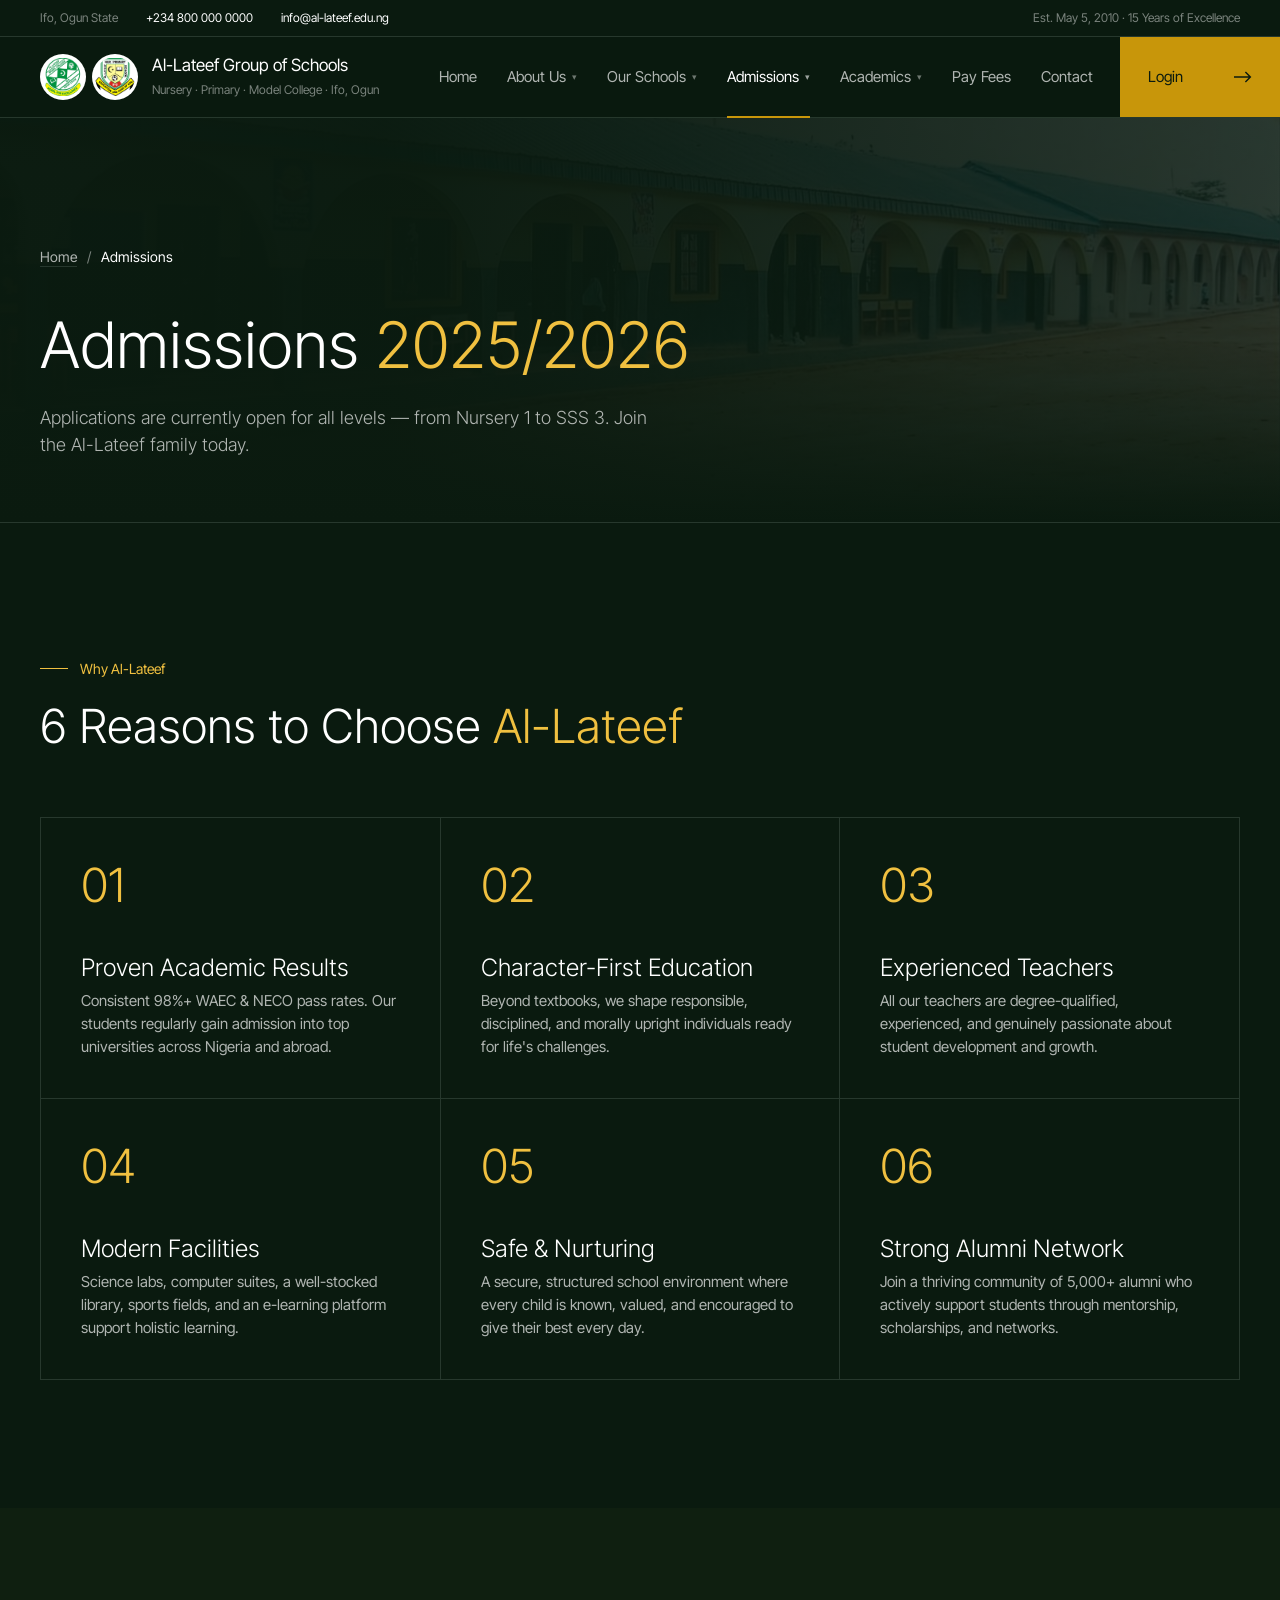
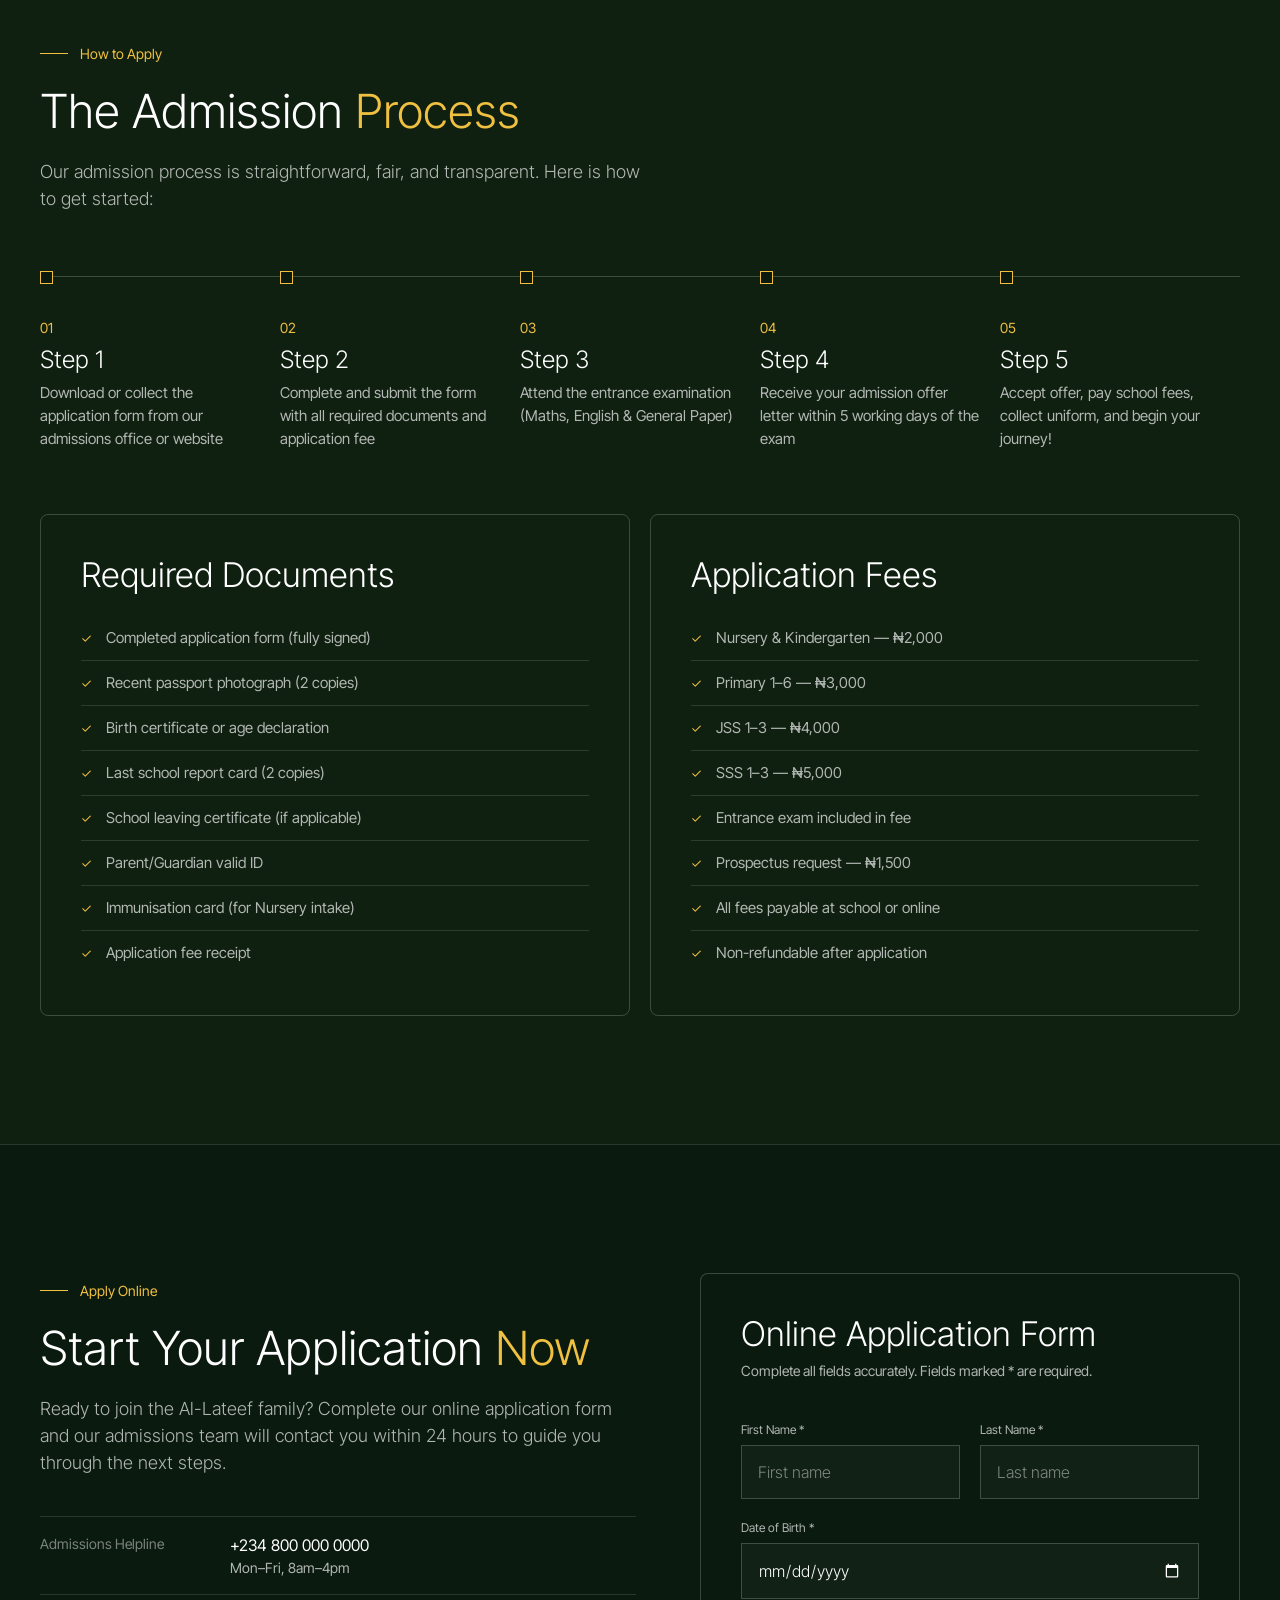
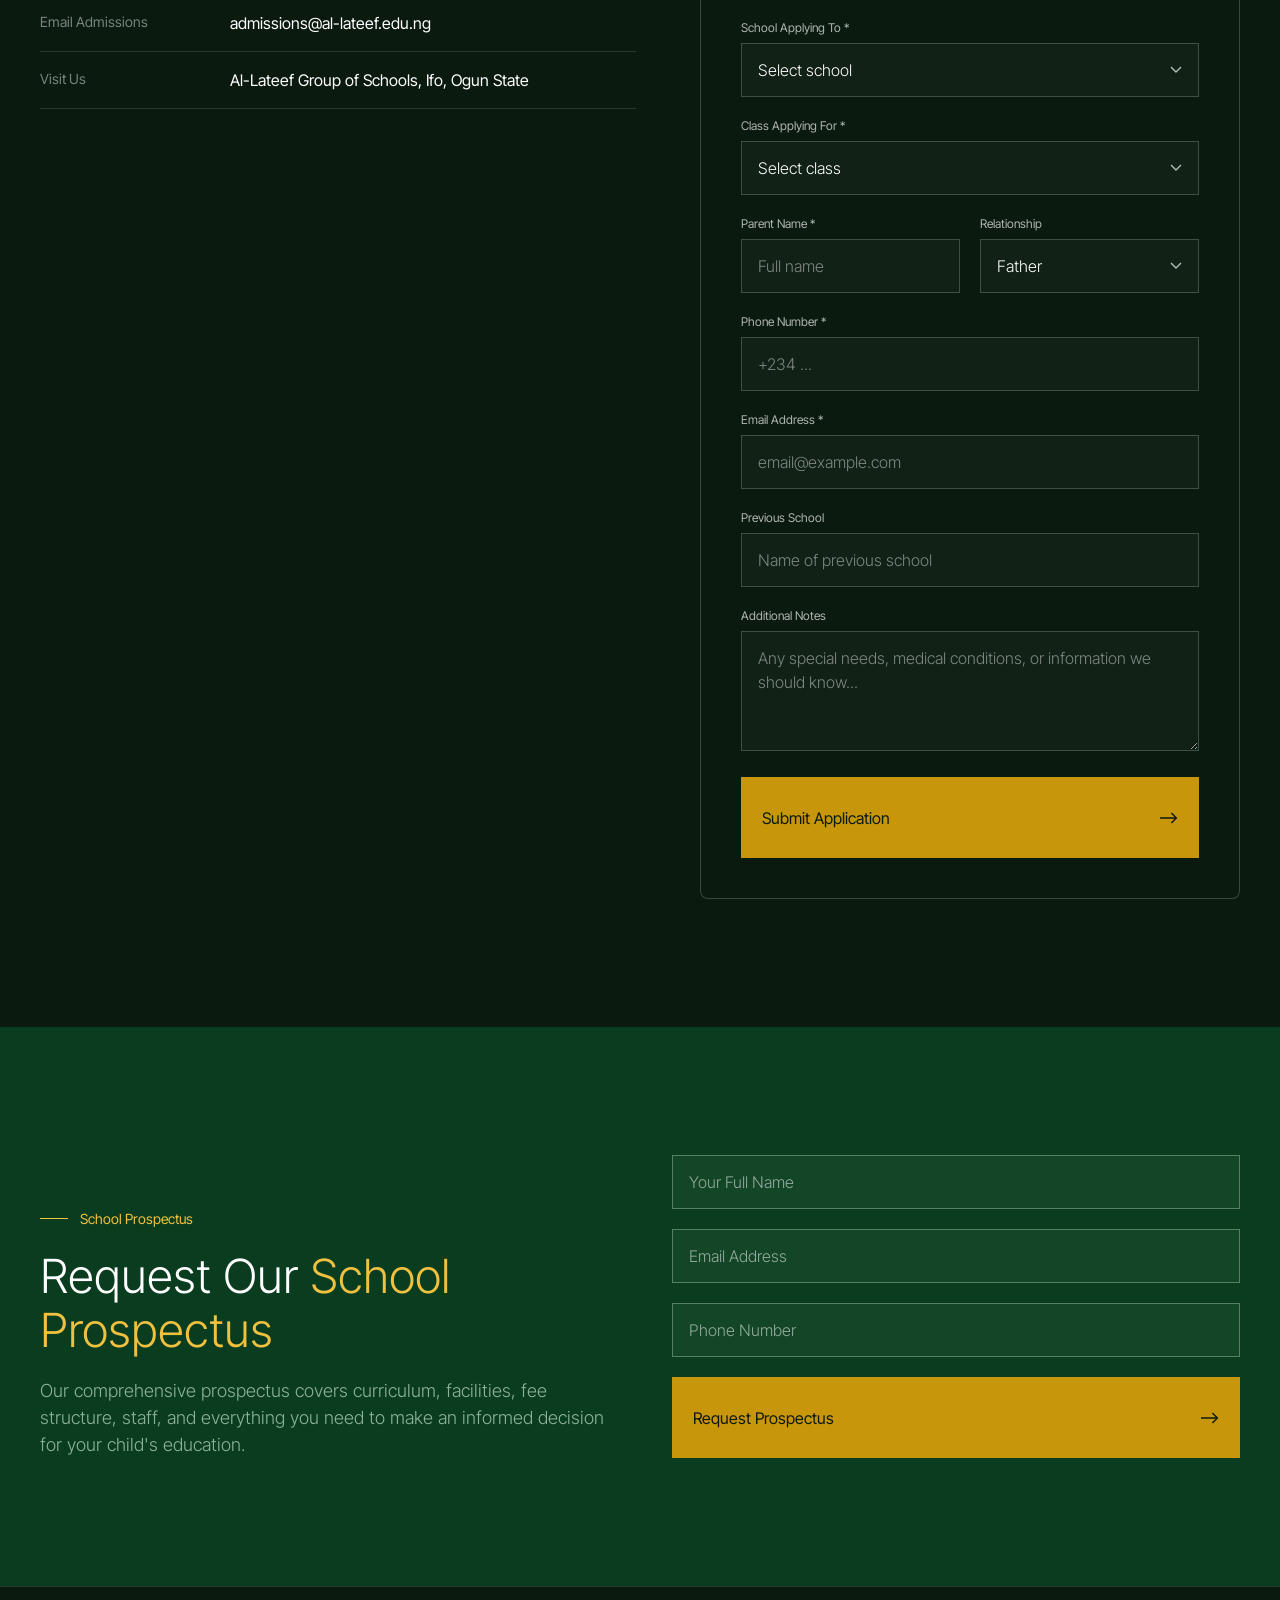
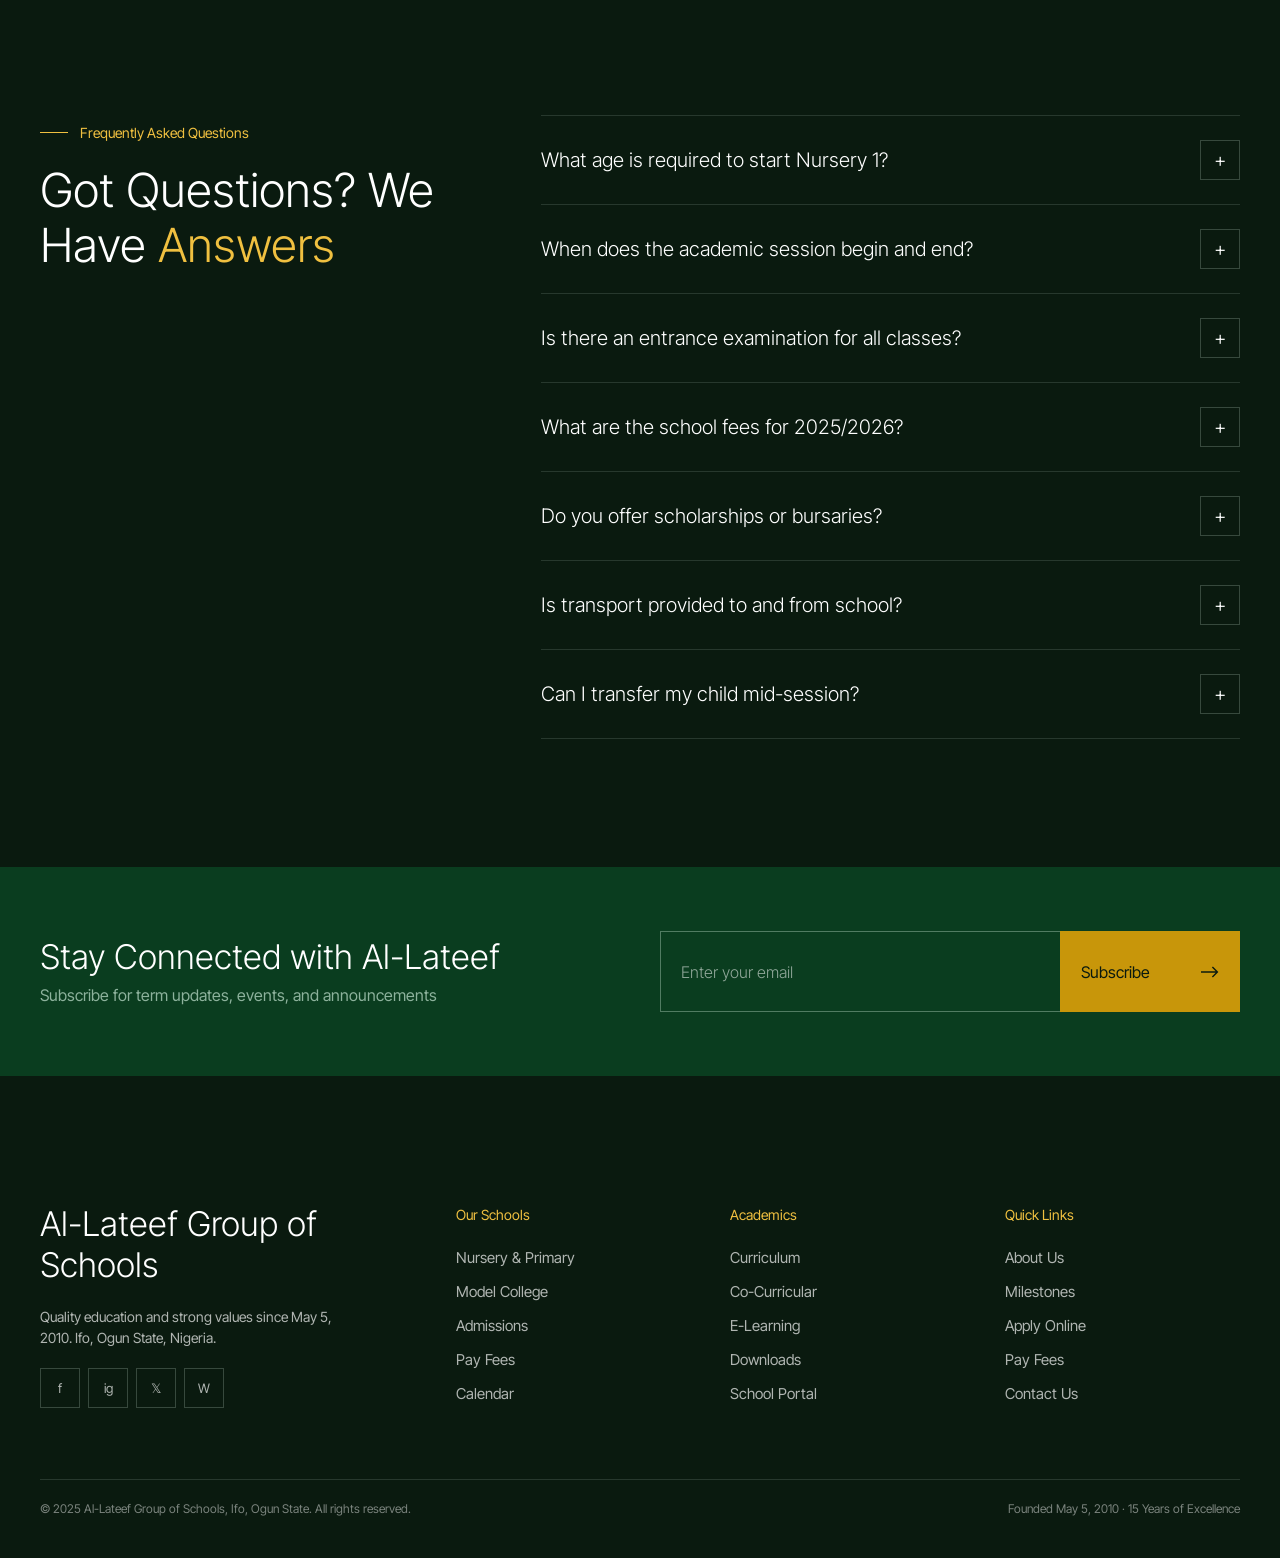
<file: pages/admissions.html>
<!DOCTYPE html>
<html lang="en">
<head>
<meta charset="UTF-8"><meta name="viewport" content="width=device-width,initial-scale=1">
<title>Admissions | Al-Lateef Group of Schools</title>
<link rel="stylesheet" href="../shared.css">
<style>
/* why */
.why-g{display:grid;grid-template-columns:repeat(3,1fr);border-top:1px solid var(--line);border-left:1px solid var(--line);}
.why-c{padding:var(--s-md);border-right:1px solid var(--line);border-bottom:1px solid var(--line);transition:background .3s;}
.why-c:hover{background:rgba(212,241,224,.03);}
.wc-num{font-size:47px;line-height:54px;font-weight:300;color:var(--primary-hi);margin-bottom:var(--s-md);}
.why-c h4{font-size:24px;line-height:31px;font-weight:300;color:var(--on-surface);margin-bottom:var(--s-xs);}
.why-c p{font-size:15px;line-height:23px;color:var(--muted);}
/* process */
.proc-g{display:grid;grid-template-columns:repeat(5,1fr);border-top:1px solid var(--card-border);}
.ps{padding:var(--s-sm) var(--s-sm) 0 0;position:relative;}
.ps::before{content:'';position:absolute;top:-6px;left:0;width:11px;height:11px;background:var(--surface);border:1px solid var(--primary-hi);transition:background .3s;}
.ps:hover::before{background:var(--primary-hi);}
.ps-circle{font-size:14px;line-height:21px;color:var(--primary-hi);margin:var(--s-sm) 0 var(--s-xs);}
.ps h4{font-size:24px;line-height:31px;font-weight:300;color:var(--on-surface);margin-bottom:var(--s-xs);}
.ps p{font-size:15px;line-height:23px;color:var(--muted);}
.req-g{display:grid;grid-template-columns:1fr 1fr;gap:var(--s-sm);margin-top:var(--s-lg);}
.req-c{border:1px solid var(--card-border);border-radius:var(--r-md);padding:var(--s-md);}
.req-c h3{font-size:clamp(26px,3.2vw,34px);line-height:1.2;font-weight:300;color:var(--on-surface);margin-bottom:var(--s-sm);}
/* apply */
.apply-lay{display:grid;grid-template-columns:1fr 540px;gap:var(--s-lg);align-items:start;}
.apply-lay .irow{grid-template-columns:170px 1fr;}
/* prospectus */
.pros-lay{display:grid;grid-template-columns:1fr 1fr;gap:var(--s-lg);align-items:end;}
.pros-form .fg input{border-color:rgba(212,241,224,.35);background:rgba(212,241,224,.04);}
.pros-form .fg input::placeholder{color:rgba(255,255,255,.55);}
/* faq */
.faq-lay{display:grid;grid-template-columns:1fr 1.6fr;gap:var(--s-lg);align-items:start;}
@media(max-width:960px){
  .why-g{grid-template-columns:1fr;}
  .why-c{padding:var(--s-sm);}
  .proc-g{grid-template-columns:1fr;border-top:none;border-left:1px solid var(--card-border);}
  .ps{padding:0 0 var(--s-md) var(--s-sm);}
  .ps::before{top:4px;left:-6px;}
  .ps-circle{margin-top:0;}
  .req-g,.apply-lay,.pros-lay,.faq-lay{grid-template-columns:1fr;gap:var(--s-md);}
  .req-c{padding:var(--s-sm);}
  .apply-lay .irow{grid-template-columns:1fr;}
}
</style>
</head>
<body>
<div id="siteNav"></div>

<div class="page-hero">
  <div class="ph-bg" style="background-image:url('../images/building-classrooms.jpg');"></div>
  <div class="ph-ov"></div>
  <div class="ph-inner">
    <div class="breadcrumb"><a href="../index.html">Home</a><span>/</span><span class="here">Admissions</span></div>
    <h1 class="ha1">Admissions <em>2025/2026</em></h1>
    <p class="ha2">Applications are currently open for all levels — from Nursery 1 to SSS 3. Join the Al-Lateef family today.</p>
  </div>
</div>

<!-- WHY CHOOSE -->
<section class="sec" id="why">
<div class="sec-inner">
  <div class="s-head">
    <span class="s-lbl rv">Why Al-Lateef</span>
    <h2 class="s-title rv">6 Reasons to Choose <em>Al-Lateef</em></h2>
  </div>
  <div class="why-g stag">
    <div class="why-c"><div class="wc-num">01</div><h4>Proven Academic Results</h4><p>Consistent 98%+ WAEC &amp; NECO pass rates. Our students regularly gain admission into top universities across Nigeria and abroad.</p></div>
    <div class="why-c"><div class="wc-num">02</div><h4>Character-First Education</h4><p>Beyond textbooks, we shape responsible, disciplined, and morally upright individuals ready for life's challenges.</p></div>
    <div class="why-c"><div class="wc-num">03</div><h4>Experienced Teachers</h4><p>All our teachers are degree-qualified, experienced, and genuinely passionate about student development and growth.</p></div>
    <div class="why-c"><div class="wc-num">04</div><h4>Modern Facilities</h4><p>Science labs, computer suites, a well-stocked library, sports fields, and an e-learning platform support holistic learning.</p></div>
    <div class="why-c"><div class="wc-num">05</div><h4>Safe &amp; Nurturing</h4><p>A secure, structured school environment where every child is known, valued, and encouraged to give their best every day.</p></div>
    <div class="why-c"><div class="wc-num">06</div><h4>Strong Alumni Network</h4><p>Join a thriving community of 5,000+ alumni who actively support students through mentorship, scholarships, and networks.</p></div>
  </div>
</div></section>

<!-- ADMISSION PROCESS -->
<section class="sec sec-alt" id="process">
<div class="sec-inner">
  <div class="s-head">
    <span class="s-lbl rv">How to Apply</span>
    <h2 class="s-title rv">The Admission <em>Process</em></h2>
    <p class="s-sub rv">Our admission process is straightforward, fair, and transparent. Here is how to get started:</p>
  </div>
  <div class="proc-g stag">
    <div class="ps"><div class="ps-circle">01</div><h4>Step 1</h4><p>Download or collect the application form from our admissions office or website</p></div>
    <div class="ps"><div class="ps-circle">02</div><h4>Step 2</h4><p>Complete and submit the form with all required documents and application fee</p></div>
    <div class="ps"><div class="ps-circle">03</div><h4>Step 3</h4><p>Attend the entrance examination (Maths, English &amp; General Paper)</p></div>
    <div class="ps"><div class="ps-circle">04</div><h4>Step 4</h4><p>Receive your admission offer letter within 5 working days of the exam</p></div>
    <div class="ps"><div class="ps-circle">05</div><h4>Step 5</h4><p>Accept offer, pay school fees, collect uniform, and begin your journey!</p></div>
  </div>
  <div class="req-g">
    <div class="req-c rv-l">
      <h3>Required Documents</h3>
      <ul class="req-list">
        <li>Completed application form (fully signed)</li>
        <li>Recent passport photograph (2 copies)</li>
        <li>Birth certificate or age declaration</li>
        <li>Last school report card (2 copies)</li>
        <li>School leaving certificate (if applicable)</li>
        <li>Parent/Guardian valid ID</li>
        <li>Immunisation card (for Nursery intake)</li>
        <li>Application fee receipt</li>
      </ul>
    </div>
    <div class="req-c rv-r">
      <h3>Application Fees</h3>
      <ul class="req-list">
        <li>Nursery &amp; Kindergarten — ₦2,000</li>
        <li>Primary 1–6 — ₦3,000</li>
        <li>JSS 1–3 — ₦4,000</li>
        <li>SSS 1–3 — ₦5,000</li>
        <li>Entrance exam included in fee</li>
        <li>Prospectus request — ₦1,500</li>
        <li>All fees payable at school or online</li>
        <li>Non-refundable after application</li>
      </ul>
    </div>
  </div>
</div></section>

<!-- APPLY ONLINE -->
<section class="sec" id="apply">
<div class="sec-inner">
  <div class="apply-lay">
    <div class="rv-l">
      <span class="s-lbl">Apply Online</span>
      <h2 class="s-title">Start Your Application <em>Now</em></h2>
      <p class="lead" style="margin-bottom:var(--s-md);">Ready to join the Al-Lateef family? Complete our online application form and our admissions team will contact you within 24 hours to guide you through the next steps.</p>
      <div class="irow"><span class="k">Admissions Helpline</span><span class="v">+234 800 000 0000 <small>Mon–Fri, 8am–4pm</small></span></div>
      <div class="irow"><span class="k">Email Admissions</span><span class="v">admissions@al-lateef.edu.ng</span></div>
      <div class="irow"><span class="k">Visit Us</span><span class="v">Al-Lateef Group of Schools, Ifo, Ogun State</span></div>
    </div>
    <div class="rv-r">
      <div class="fcard">
        <h3>Online Application Form</h3>
        <p>Complete all fields accurately. Fields marked * are required.</p>
        <div class="f2"><div class="fg"><label>First Name *</label><input type="text" placeholder="First name"></div><div class="fg"><label>Last Name *</label><input type="text" placeholder="Last name"></div></div>
        <div class="fg"><label>Date of Birth *</label><input type="date"></div>
        <div class="fg"><label>School Applying To *</label><select><option value="">Select school</option><option>Al-Lateef Nursery &amp; Primary</option><option>Al-Lateef Model College</option></select></div>
        <div class="fg"><label>Class Applying For *</label><select><option value="">Select class</option><option>Nursery 1</option><option>Nursery 2</option><option>Kindergarten</option><option>Primary 1</option><option>Primary 2</option><option>Primary 3</option><option>Primary 4</option><option>Primary 5</option><option>Primary 6</option><option>JSS 1</option><option>JSS 2</option><option>JSS 3</option><option>SSS 1</option><option>SSS 2</option><option>SSS 3</option></select></div>
        <div class="f2"><div class="fg"><label>Parent Name *</label><input type="text" placeholder="Full name"></div><div class="fg"><label>Relationship</label><select><option>Father</option><option>Mother</option><option>Guardian</option></select></div></div>
        <div class="fg"><label>Phone Number *</label><input type="tel" placeholder="+234 ..."></div>
        <div class="fg"><label>Email Address *</label><input type="email" placeholder="email@example.com"></div>
        <div class="fg"><label>Previous School</label><input type="text" placeholder="Name of previous school"></div>
        <div class="fg"><label>Additional Notes</label><textarea placeholder="Any special needs, medical conditions, or information we should know..."></textarea></div>
        <button class="sbtn" onclick="alert('Application submitted successfully!\n\nOur admissions team will contact you within 24 hours.\nFor urgent enquiries: +234 800 000 0000')">Submit Application</button>
      </div>
    </div>
  </div>
</div></section>

<!-- PROSPECTUS -->
<section class="sec sec-band" id="prospectus">
<div class="sec-inner">
  <div class="pros-lay">
    <div class="rv">
      <span class="s-lbl">School Prospectus</span>
      <h2 class="s-title">Request Our <em>School Prospectus</em></h2>
      <p class="s-sub" style="color:var(--tertiary);">Our comprehensive prospectus covers curriculum, facilities, fee structure, staff, and everything you need to make an informed decision for your child's education.</p>
    </div>
    <div class="pros-form rv">
      <div class="fg"><input type="text" placeholder="Your Full Name" aria-label="Your Full Name"></div>
      <div class="fg"><input type="email" placeholder="Email Address" aria-label="Email Address"></div>
      <div class="fg"><input type="tel" placeholder="Phone Number" aria-label="Phone Number"></div>
      <button class="btn btn-primary btn-block" onclick="alert('Thank you! Your prospectus request has been received.\nWe will email it to you within 2 working days.\nYou may also call: +234 800 000 0000')">Request Prospectus <span class="arr">→</span></button>
    </div>
  </div>
</div></section>

<!-- FAQ -->
<section class="sec" id="faq">
<div class="sec-inner">
  <div class="faq-lay">
    <div class="rv">
      <span class="s-lbl">Frequently Asked Questions</span>
      <h2 class="s-title">Got Questions? We Have <em>Answers</em></h2>
    </div>
    <div>
      <div class="faq-item rv"><div class="faq-q"><h4>What age is required to start Nursery 1?</h4><div class="faq-tog">+</div></div><div class="faq-ans">Children must be at least 2 years 6 months old at the start of the academic session to enrol in Nursery 1. We also accept children who turn 3 years within the first term of the session.</div></div>
      <div class="faq-item rv"><div class="faq-q"><h4>When does the academic session begin and end?</h4><div class="faq-tog">+</div></div><div class="faq-ans">The 2025/2026 session begins on July 15, 2025 and ends in June 2026. The school year is divided into three terms, each approximately 13 weeks long. Exact term dates are published in the school calendar.</div></div>
      <div class="faq-item rv"><div class="faq-q"><h4>Is there an entrance examination for all classes?</h4><div class="faq-tog">+</div></div><div class="faq-ans">Yes. All applicants from Kindergarten upwards sit an entrance examination covering English Language, Mathematics, and General Knowledge. The exam is designed to be fair and age-appropriate. Nursery admissions are based on age requirements and an informal assessment.</div></div>
      <div class="faq-item rv"><div class="faq-q"><h4>What are the school fees for 2025/2026?</h4><div class="faq-tog">+</div></div><div class="faq-ans">Nursery &amp; Primary tuition starts from ₦45,000 per term, and Model College from ₦65,000 per term. Fees cover tuition and use of facilities. A detailed fee breakdown is available on the Pay Fees page or in the prospectus. Additional charges may apply for uniforms, textbooks, and extra-curricular activities.</div></div>
      <div class="faq-item rv"><div class="faq-q"><h4>Do you offer scholarships or bursaries?</h4><div class="faq-tog">+</div></div><div class="faq-ans">Yes. Al-Lateef awards merit-based scholarships to outstanding students in JSS 1 and SSS 1 entry classes. We also have a bursary fund for students facing genuine financial hardship. Please contact our admissions office for details on eligibility and the application procedure.</div></div>
      <div class="faq-item rv"><div class="faq-q"><h4>Is transport provided to and from school?</h4><div class="faq-tog">+</div></div><div class="faq-ans">Yes. We partner with a reputable school bus service covering several routes in Ifo and surrounding areas. Please enquire at the admissions office for current routes, schedules, and transport fees.</div></div>
      <div class="faq-item rv"><div class="faq-q"><h4>Can I transfer my child mid-session?</h4><div class="faq-tog">+</div></div><div class="faq-ans">Mid-session transfers are considered on a case-by-case basis, subject to space availability in the relevant class. Please contact our admissions office with your child's most recent school report and other required documents to begin the assessment process.</div></div>
    </div>
  </div>
</div></section>

<div id="siteFooter"></div>
<div id="mRoot"></div>
<script src="../shared.js"></script>
<script>window._pg='admissions';</script>
</body></html>
</file>
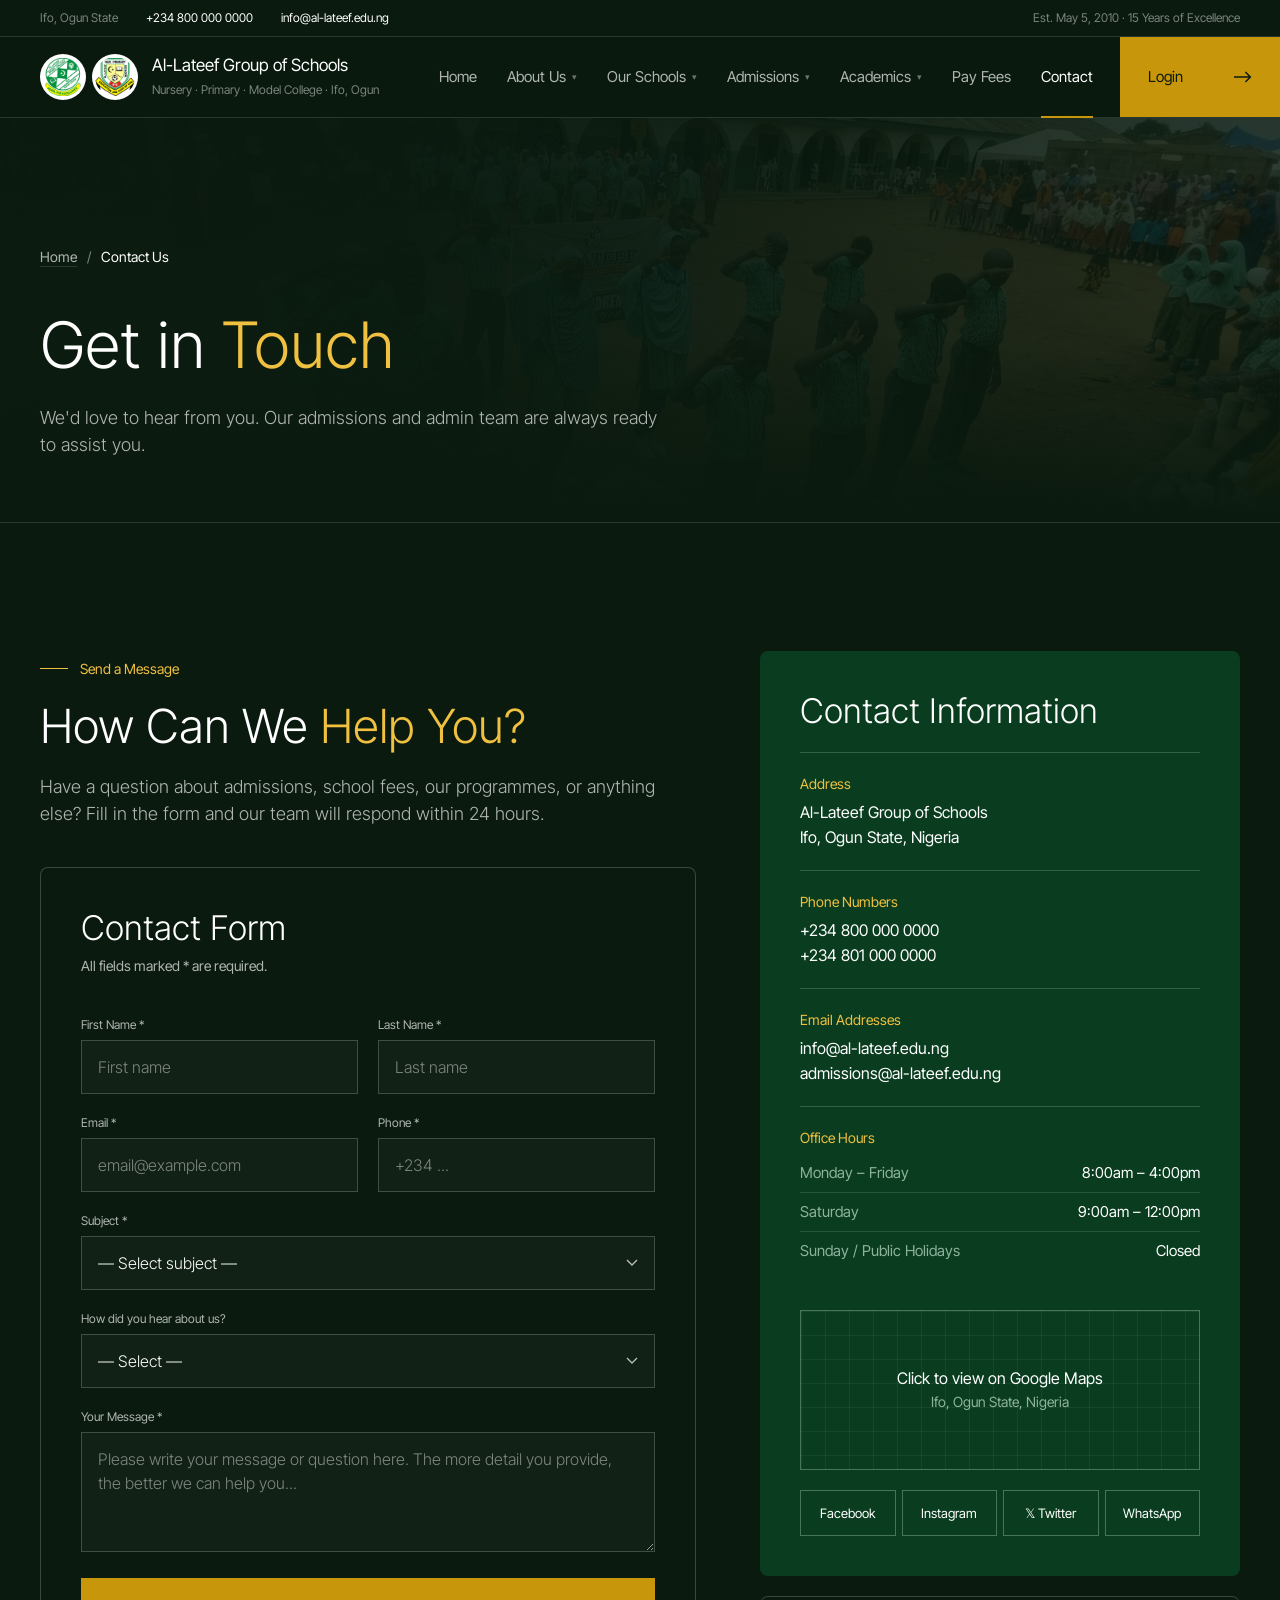
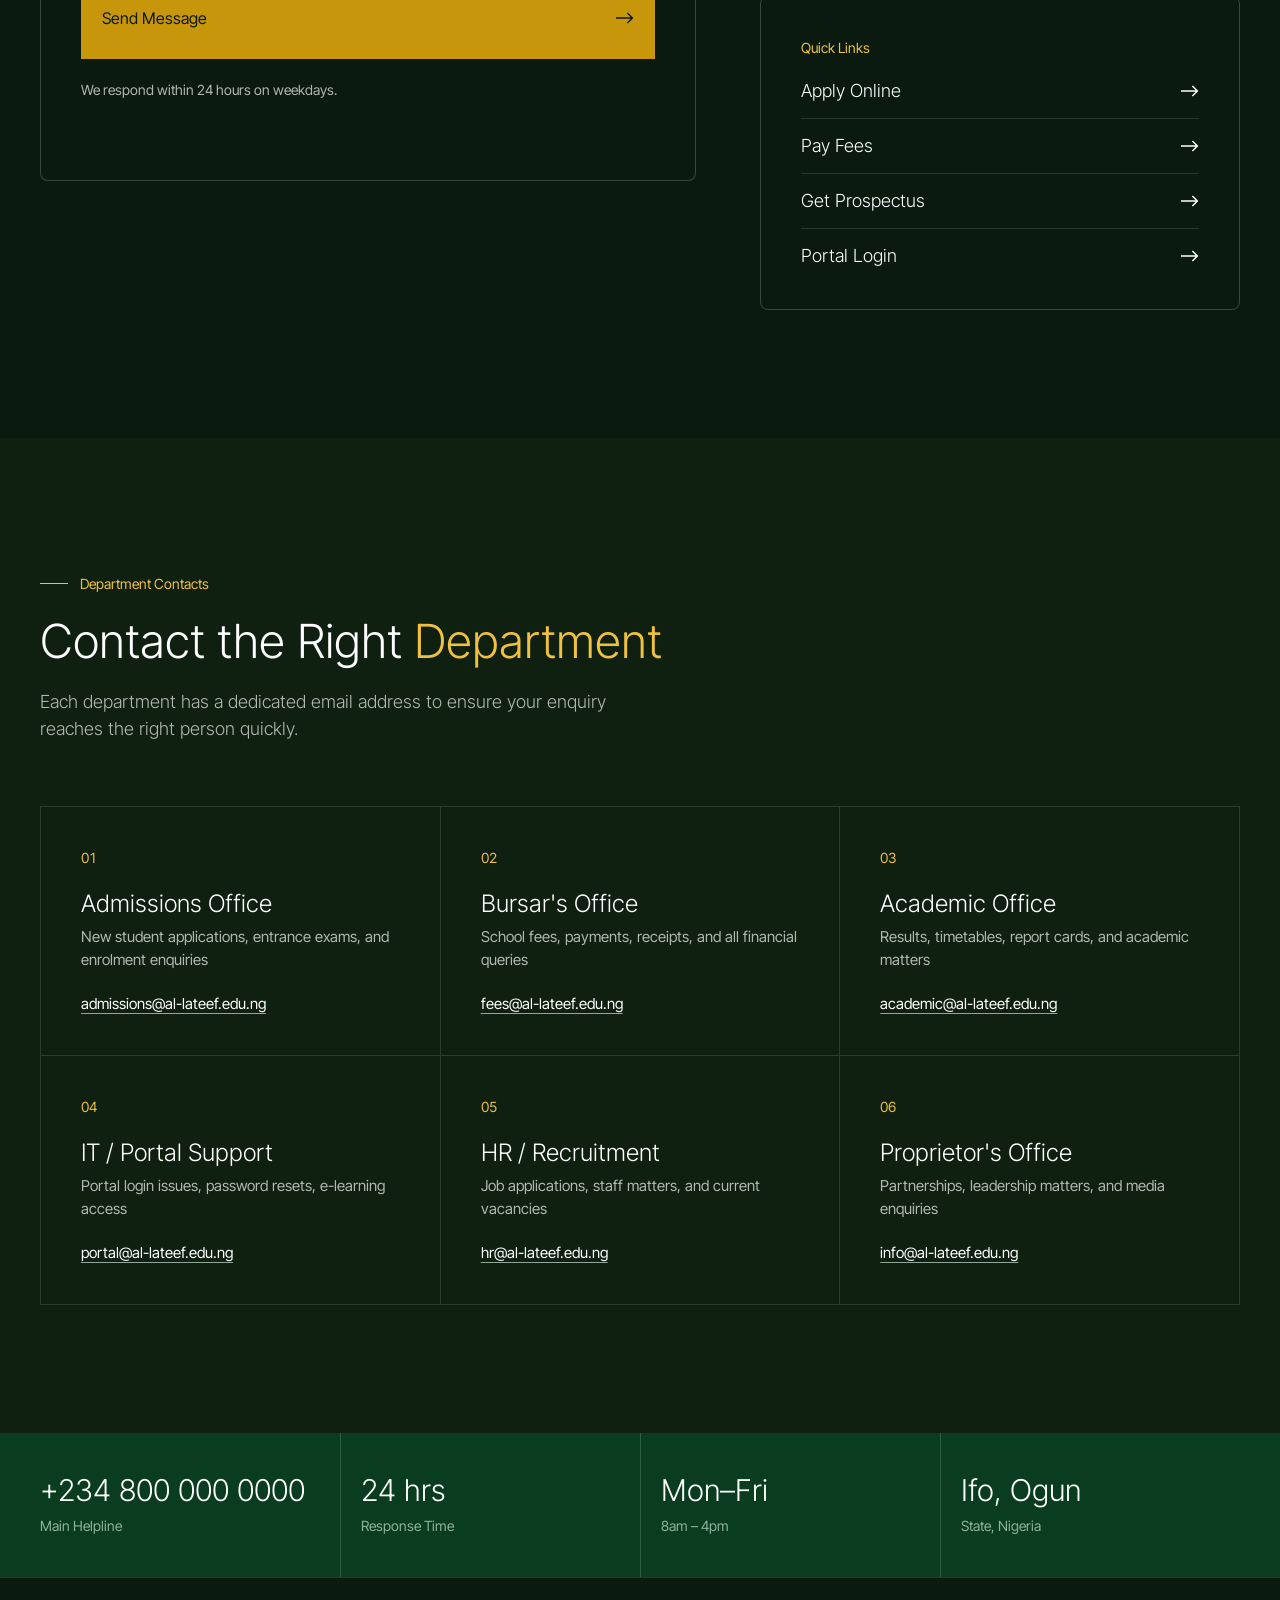
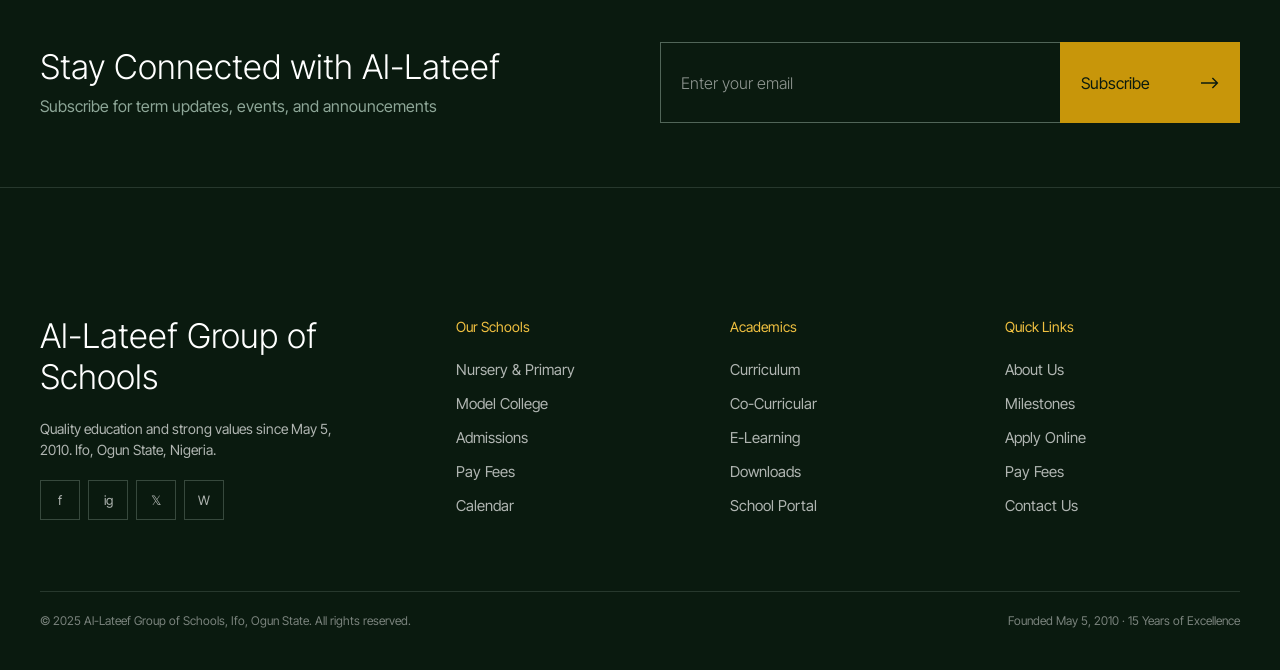
<file: pages/contact.html>
<!DOCTYPE html>
<html lang="en">
<head>
<meta charset="UTF-8"><meta name="viewport" content="width=device-width,initial-scale=1">
<title>Contact Us | Al-Lateef Group of Schools</title>
<link rel="stylesheet" href="../shared.css">
<style>
.contact-lay{display:grid;grid-template-columns:1fr 480px;gap:var(--s-lg);align-items:start;}
.cc{background:var(--secondary);border-radius:var(--r-md);padding:var(--s-md);}
.cc h3{font-size:clamp(26px,3.2vw,34px);line-height:1.2;font-weight:300;color:var(--on-surface);margin-bottom:var(--s-sm);}
.cc-item{padding:var(--s-sm) 0;border-top:1px solid rgba(212,241,224,.2);}
.cc-tx strong{display:block;font-size:14px;line-height:21px;font-weight:400;color:var(--primary-hi);margin-bottom:var(--s-xs);}
.cc-tx p,.cc-tx a{font-size:16px;line-height:25px;color:var(--on-surface);display:block;}
.cc-tx a:hover{color:var(--primary-hi);}
.cc-hours-row{display:flex;justify-content:space-between;gap:var(--s-sm);font-size:15px;line-height:22px;padding:8px 0;border-bottom:1px solid rgba(212,241,224,.14);}
.cc-hours-row:last-child{border:none;}
.cc-hours-row span:first-child{color:var(--tertiary);}
.cc-hours-row span:last-child{color:var(--on-surface);text-align:right;}
.cc-map{border:1px solid rgba(212,241,224,.3);height:160px;display:flex;align-items:center;justify-content:center;margin-top:var(--s-sm);cursor:pointer;transition:border-color .2s,background .2s;
  background-image:linear-gradient(rgba(212,241,224,.06) 1px,transparent 1px),linear-gradient(90deg,rgba(212,241,224,.06) 1px,transparent 1px);background-size:24px 24px;}
.cc-map:hover{border-color:var(--primary-hi);}
.cc-map p{text-align:center;color:var(--on-surface);font-size:16px;line-height:24px;}
.cc-map small{display:block;font-size:14px;color:var(--tertiary);}
.cc-soc{display:grid;grid-template-columns:repeat(4,1fr);gap:6px;margin-top:var(--s-sm);}
.cc-soc a{border:1px solid rgba(212,241,224,.3);padding:12px 6px;text-align:center;color:var(--on-surface);font-size:13px;line-height:20px;transition:all .2s;display:block;}
.cc-soc a:hover{border-color:var(--primary-hi);color:var(--primary-hi);}
.quick-links{border:1px solid var(--card-border);border-radius:var(--r-md);padding:var(--s-md);margin-top:var(--s-sm);}
.quick-links h4{font-size:14px;line-height:21px;font-weight:400;color:var(--primary-hi);margin-bottom:var(--s-xs);}
.ql-grid a{display:flex;align-items:center;justify-content:space-between;padding:14px 0;border-bottom:1px solid var(--line);font-size:18px;line-height:26px;font-weight:300;color:var(--on-surface);transition:color .2s;}
.ql-grid a:last-child{border:none;padding-bottom:0;}
.ql-grid a:hover{color:var(--primary-hi);}
/* departments */
.dept-g{display:grid;grid-template-columns:repeat(3,1fr);border-top:1px solid var(--line);border-left:1px solid var(--line);}
.dept-c{padding:var(--s-md);border-right:1px solid var(--line);border-bottom:1px solid var(--line);transition:background .3s;}
.dept-c:hover{background:rgba(212,241,224,.03);}
.dept-c h4{font-size:24px;line-height:31px;font-weight:300;color:var(--on-surface);margin-bottom:var(--s-xs);}
.dept-c p{font-size:15px;line-height:23px;color:var(--muted);margin-bottom:var(--s-sm);}
.dept-c a{font-size:15px;line-height:22px;color:var(--on-surface);text-decoration:underline;text-underline-offset:4px;text-decoration-color:var(--tertiary);word-break:break-word;}
.dept-c a:hover{color:var(--primary-hi);text-decoration-color:var(--primary-hi);}
.sbar .sn{font-size:clamp(22px,2.6vw,30px);}
@media(max-width:960px){
  .contact-lay{grid-template-columns:1fr;gap:var(--s-md);}
  .dept-g{grid-template-columns:1fr;}
  .dept-c,.cc,.quick-links{padding:var(--s-sm);}
  .cc-soc{grid-template-columns:1fr 1fr;}
}
</style>
</head>
<body>
<div id="siteNav"></div>

<div class="page-hero">
  <div class="ph-bg" style="background-image:url('../images/event-parade.jpg');"></div>
  <div class="ph-ov"></div>
  <div class="ph-inner">
    <div class="breadcrumb"><a href="../index.html">Home</a><span>/</span><span class="here">Contact Us</span></div>
    <h1 class="ha1">Get in <em>Touch</em></h1>
    <p class="ha2">We'd love to hear from you. Our admissions and admin team are always ready to assist you.</p>
  </div>
</div>

<!-- MAIN CONTACT SECTION -->
<section class="sec">
<div class="sec-inner">
  <div class="contact-lay">
    <!-- LEFT: FORM -->
    <div class="rv-l">
      <span class="s-lbl">Send a Message</span>
      <h2 class="s-title">How Can We <em>Help You?</em></h2>
      <p class="lead" style="margin-bottom:var(--s-md);">Have a question about admissions, school fees, our programmes, or anything else? Fill in the form and our team will respond within 24 hours.</p>
      <div class="fcard">
        <h3>Contact Form</h3>
        <p>All fields marked * are required.</p>
        <div class="f2">
          <div class="fg"><label>First Name *</label><input type="text" id="cfF" placeholder="First name"></div>
          <div class="fg"><label>Last Name *</label><input type="text" id="cfL" placeholder="Last name"></div>
        </div>
        <div class="f2">
          <div class="fg"><label>Email *</label><input type="email" id="cfE" placeholder="email@example.com"></div>
          <div class="fg"><label>Phone *</label><input type="tel" id="cfP" placeholder="+234 ..."></div>
        </div>
        <div class="fg"><label>Subject *</label>
          <select id="cfS">
            <option value="">— Select subject —</option>
            <option>General Enquiry</option>
            <option>Admission Enquiry</option>
            <option>School Fees / Payment</option>
            <option>Academic Query</option>
            <option>Portal / Technical Support</option>
            <option>Complaint or Feedback</option>
            <option>Employment / Vacancy</option>
            <option>Partnership / Business</option>
            <option>Other</option>
          </select>
        </div>
        <div class="fg"><label>How did you hear about us?</label>
          <select>
            <option value="">— Select —</option>
            <option>Word of mouth / Friend</option>
            <option>Google Search</option>
            <option>Social Media</option>
            <option>I am a current/former parent</option>
            <option>Roadside banner / sign</option>
            <option>Other</option>
          </select>
        </div>
        <div class="fg"><label>Your Message *</label>
          <textarea id="cfM" placeholder="Please write your message or question here. The more detail you provide, the better we can help you..."></textarea>
        </div>
        <button class="sbtn" onclick="submitContact()">Send Message</button>
        <p class="form-note">We respond within 24 hours on weekdays.</p>
      </div>
    </div>

    <!-- RIGHT: CONTACT DETAILS -->
    <div class="rv-r">
      <div class="cc">
        <h3>Contact Information</h3>
        <div class="cc-item">
          <div class="cc-tx"><strong>Address</strong><p>Al-Lateef Group of Schools<br>Ifo, Ogun State, Nigeria</p></div>
        </div>
        <div class="cc-item">
          <div class="cc-tx"><strong>Phone Numbers</strong><a href="tel:+2348000000000">+234 800 000 0000</a><a href="tel:+2348010000000">+234 801 000 0000</a></div>
        </div>
        <div class="cc-item">
          <div class="cc-tx"><strong>Email Addresses</strong><a href="mailto:info@al-lateef.edu.ng">info@al-lateef.edu.ng</a><a href="mailto:admissions@al-lateef.edu.ng">admissions@al-lateef.edu.ng</a></div>
        </div>
        <div class="cc-item">
          <div class="cc-tx">
            <strong>Office Hours</strong>
            <div class="cc-hours">
              <div class="cc-hours-row"><span>Monday – Friday</span><span>8:00am – 4:00pm</span></div>
              <div class="cc-hours-row"><span>Saturday</span><span>9:00am – 12:00pm</span></div>
              <div class="cc-hours-row"><span>Sunday / Public Holidays</span><span>Closed</span></div>
            </div>
          </div>
        </div>
        <div class="cc-map" onclick="alert('Google Maps integration available when the site is hosted live.\nSchool is located in Ifo, Ogun State, Nigeria.')">
          <p>Click to view on Google Maps<small>Ifo, Ogun State, Nigeria</small></p>
        </div>
        <div class="cc-soc">
          <a href="#">Facebook</a>
          <a href="#">Instagram</a>
          <a href="#">𝕏 Twitter</a>
          <a href="#">WhatsApp</a>
        </div>
      </div>
      <div class="quick-links">
        <h4>Quick Links</h4>
        <div class="ql-grid">
          <a href="admissions.html#apply">Apply Online <span class="arr">→</span></a>
          <a href="fees.html">Pay Fees <span class="arr">→</span></a>
          <a href="admissions.html#prospectus">Get Prospectus <span class="arr">→</span></a>
          <a href="portals.html">Portal Login <span class="arr">→</span></a>
        </div>
      </div>
    </div>
  </div>
</div></section>

<!-- DEPARTMENT CONTACTS -->
<section class="sec sec-alt">
<div class="sec-inner">
  <div class="s-head">
    <span class="s-lbl rv">Department Contacts</span>
    <h2 class="s-title rv">Contact the Right <em>Department</em></h2>
    <p class="s-sub rv">Each department has a dedicated email address to ensure your enquiry reaches the right person quickly.</p>
  </div>
  <div class="dept-g stag">
    <div class="dept-c">
      <span class="idx">01</span>
      <h4>Admissions Office</h4>
      <p>New student applications, entrance exams, and enrolment enquiries</p>
      <a href="mailto:admissions@al-lateef.edu.ng">admissions@al-lateef.edu.ng</a>
    </div>
    <div class="dept-c">
      <span class="idx">02</span>
      <h4>Bursar's Office</h4>
      <p>School fees, payments, receipts, and all financial queries</p>
      <a href="mailto:fees@al-lateef.edu.ng">fees@al-lateef.edu.ng</a>
    </div>
    <div class="dept-c">
      <span class="idx">03</span>
      <h4>Academic Office</h4>
      <p>Results, timetables, report cards, and academic matters</p>
      <a href="mailto:academic@al-lateef.edu.ng">academic@al-lateef.edu.ng</a>
    </div>
    <div class="dept-c">
      <span class="idx">04</span>
      <h4>IT / Portal Support</h4>
      <p>Portal login issues, password resets, e-learning access</p>
      <a href="mailto:portal@al-lateef.edu.ng">portal@al-lateef.edu.ng</a>
    </div>
    <div class="dept-c">
      <span class="idx">05</span>
      <h4>HR / Recruitment</h4>
      <p>Job applications, staff matters, and current vacancies</p>
      <a href="mailto:hr@al-lateef.edu.ng">hr@al-lateef.edu.ng</a>
    </div>
    <div class="dept-c">
      <span class="idx">06</span>
      <h4>Proprietor's Office</h4>
      <p>Partnerships, leadership matters, and media enquiries</p>
      <a href="mailto:info@al-lateef.edu.ng">info@al-lateef.edu.ng</a>
    </div>
  </div>
</div></section>

<!-- STATS -->
<div class="sbar"><div class="si stag">
  <div><span class="sn">+234 800 000 0000</span><span class="sl">Main Helpline</span></div>
  <div><span class="sn">24 hrs</span><span class="sl">Response Time</span></div>
  <div><span class="sn">Mon–Fri</span><span class="sl">8am – 4pm</span></div>
  <div><span class="sn">Ifo, Ogun</span><span class="sl">State, Nigeria</span></div>
</div></div>

<div id="siteFooter"></div>
<div id="mRoot"></div>
<script src="../shared.js"></script>
<script>
window._pg='contact';
function submitContact(){
  var f=document.getElementById('cfF').value;
  var e=document.getElementById('cfE').value;
  var s=document.getElementById('cfS').value;
  var m=document.getElementById('cfM').value;
  if(!f||!e||!s||!m){alert('Please fill in all required fields.');return;}
  if(!e.includes('@')){alert('Please enter a valid email address.');return;}
  alert('Thank you for your message!\n\nWe have received your enquiry and will respond within 24 hours.\nFor urgent matters, please call: +234 800 000 0000');
  document.getElementById('cfF').value='';
  document.getElementById('cfL').value='';
  document.getElementById('cfE').value='';
  document.getElementById('cfP').value='';
  document.getElementById('cfM').value='';
  document.getElementById('cfS').value='';
}
</script>
</body></html>
</file>
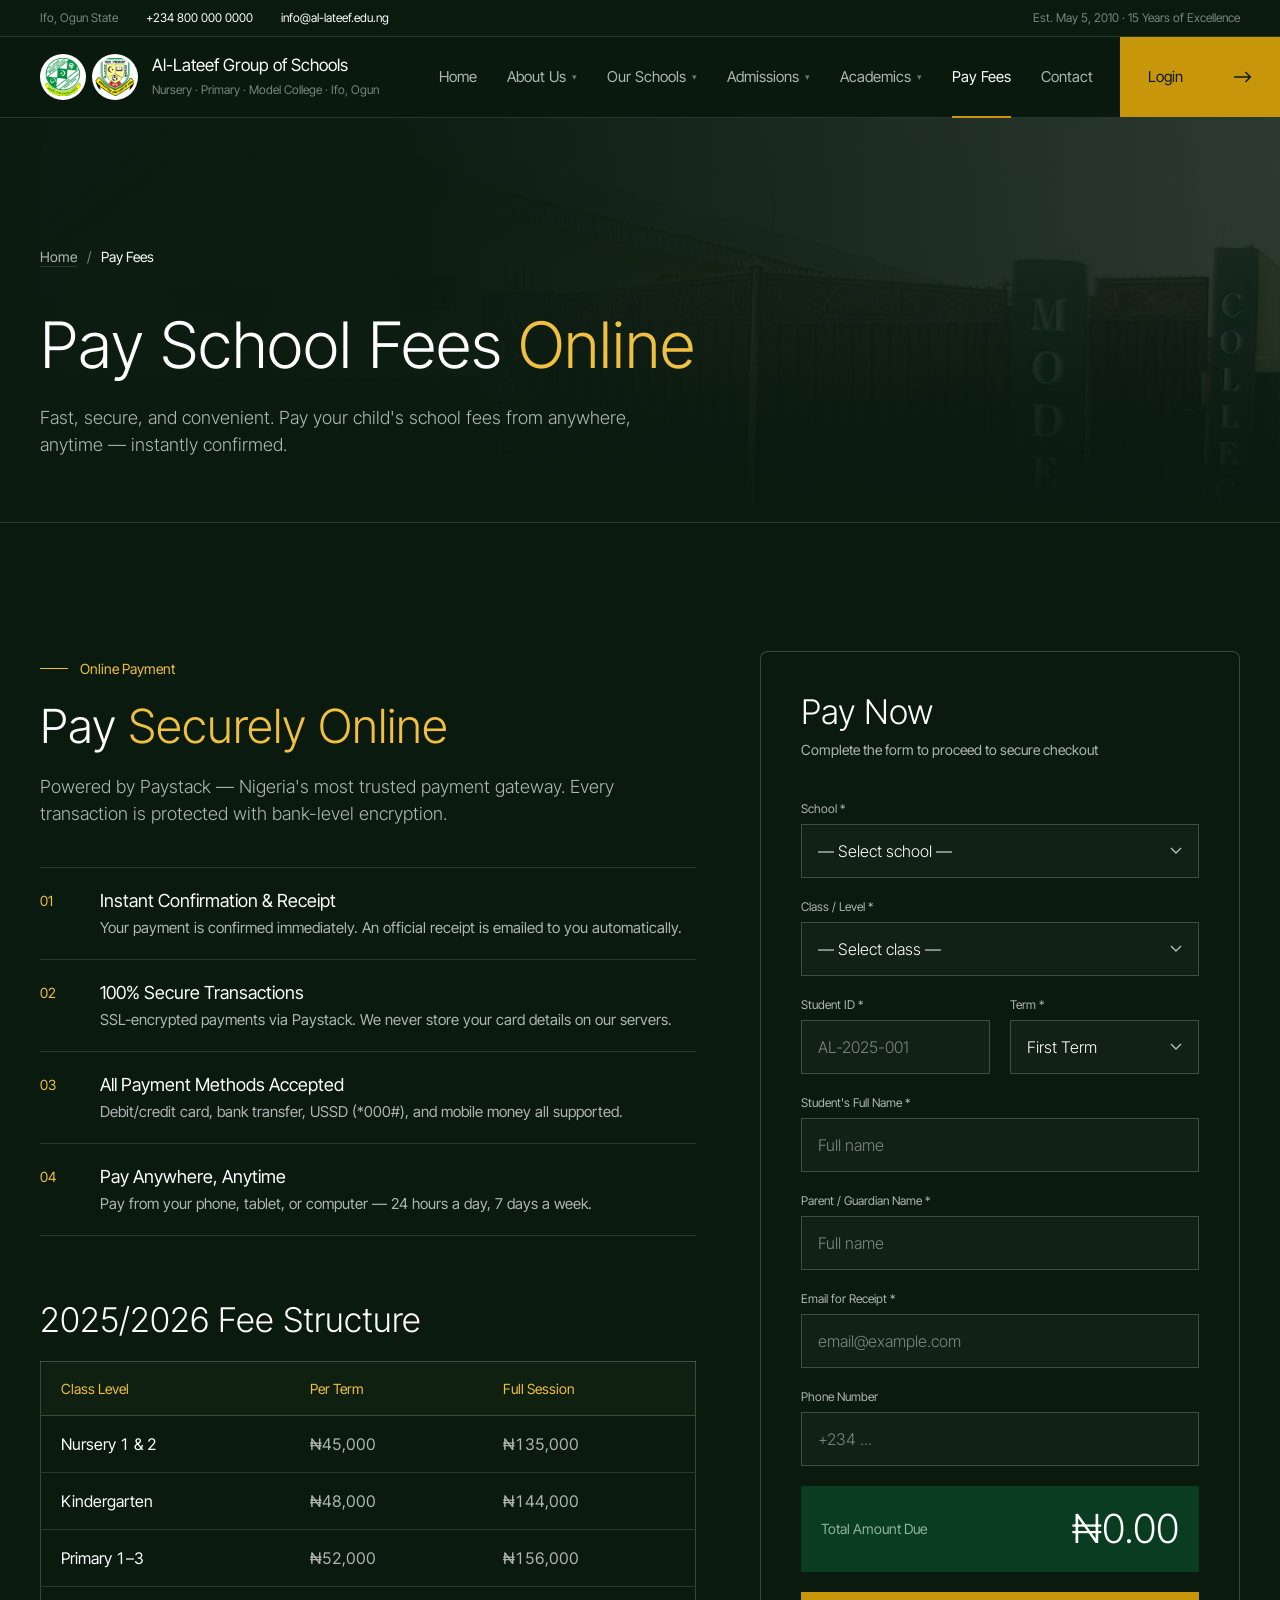
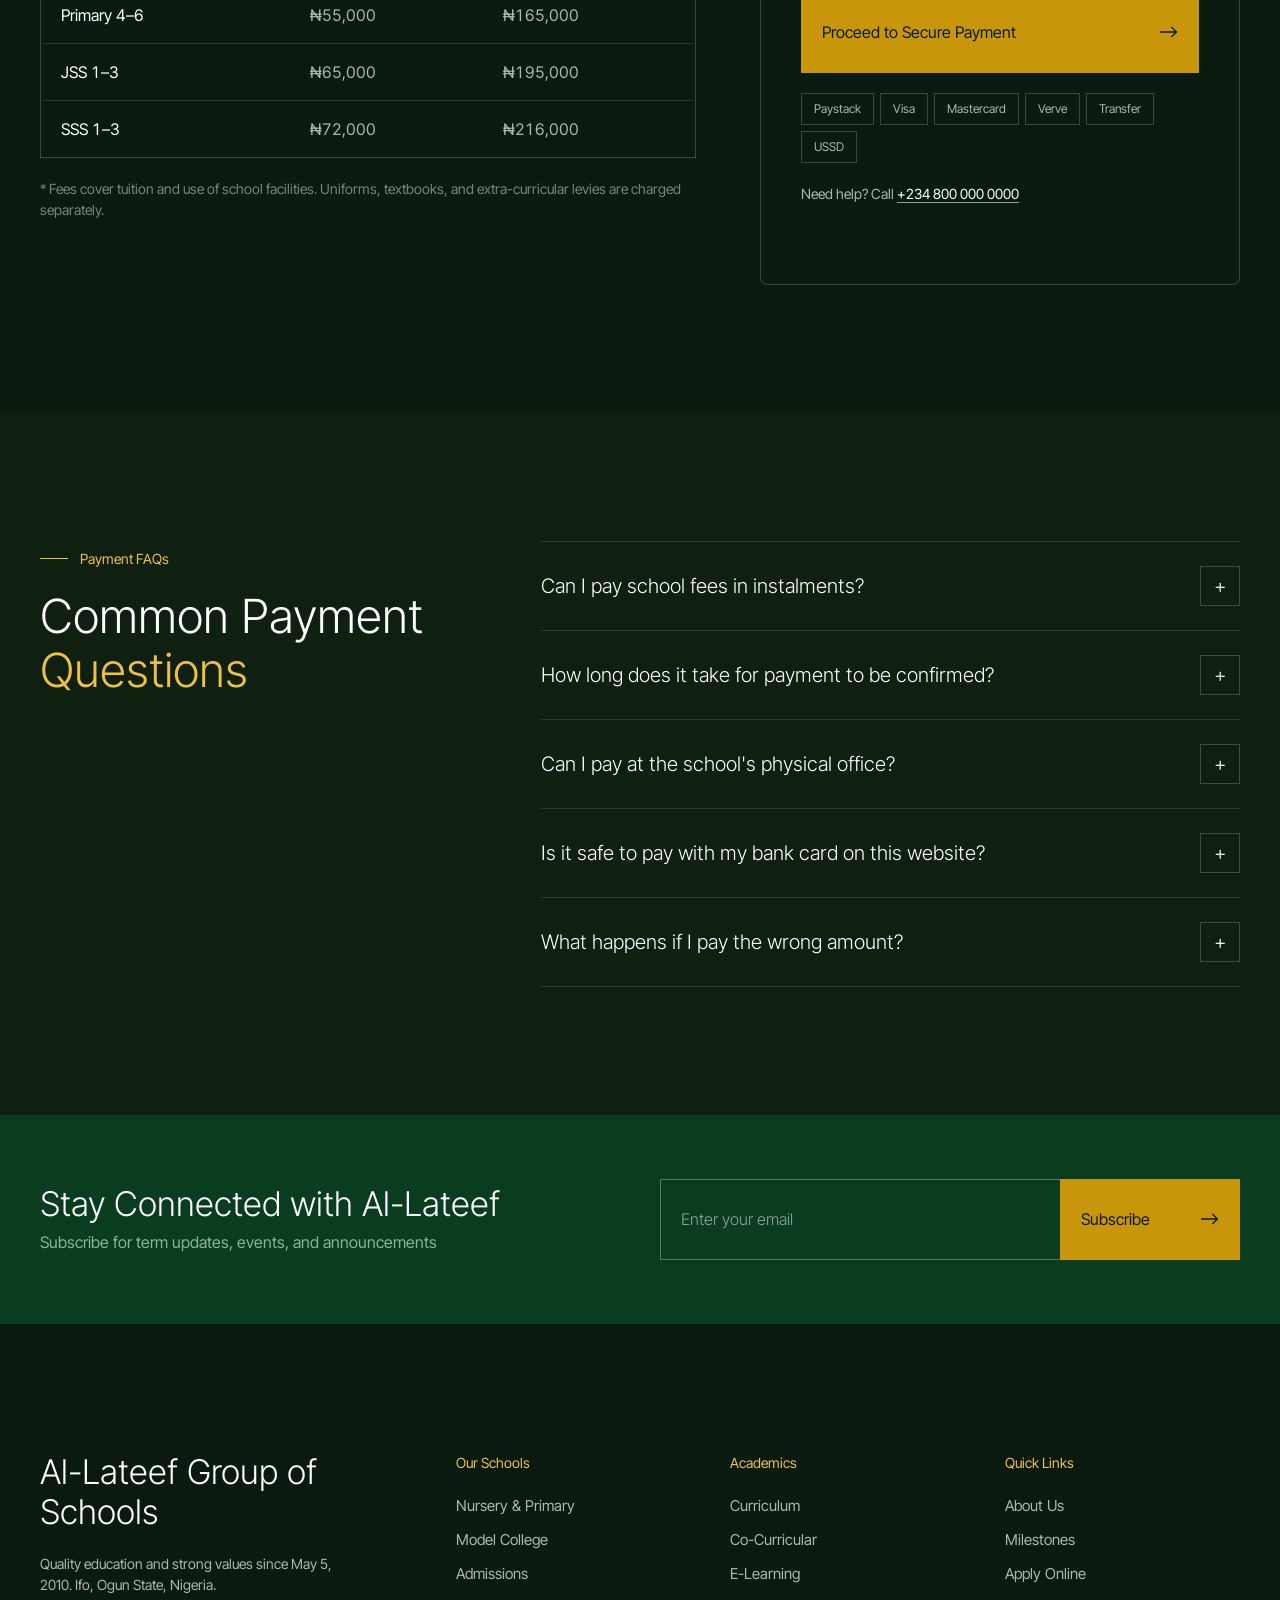
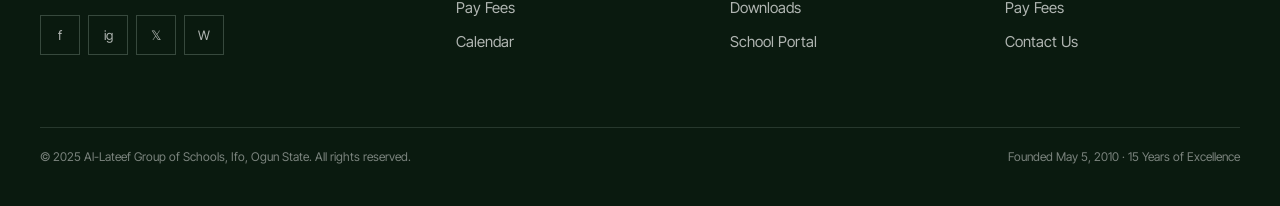
<file: pages/fees.html>
<!DOCTYPE html>
<html lang="en">
<head>
<meta charset="UTF-8"><meta name="viewport" content="width=device-width,initial-scale=1">
<title>Pay Fees | Al-Lateef Group of Schools</title>
<link rel="stylesheet" href="../shared.css">
<style>
.fees-lay{display:grid;grid-template-columns:1fr 480px;gap:var(--s-lg);align-items:start;}
.finfo-row{display:grid;grid-template-columns:40px 1fr;gap:var(--s-sm);padding:var(--s-sm) 0;border-top:1px solid var(--line);}
.finfo-row:last-child{border-bottom:1px solid var(--line);}
.fir-ic{font-size:14px;line-height:26px;color:var(--primary-hi);}
.fir-tx strong{display:block;font-size:18px;line-height:26px;font-weight:400;color:var(--on-surface);margin-bottom:2px;}
.fir-tx p{font-size:15px;line-height:23px;color:var(--muted);}
.tbl-title{font-size:clamp(26px,3.2vw,34px);line-height:1.2;font-weight:300;color:var(--on-surface);margin:var(--s-lg) 0 var(--s-sm);}
.fee-table{width:100%;border-collapse:collapse;border:1px solid var(--card-border);}
.fee-table th{padding:16px 20px;text-align:left;font-size:14px;line-height:21px;font-weight:400;color:var(--primary-hi);border-bottom:1px solid var(--card-border);background:var(--surface-2);}
.fee-table td{padding:16px 20px;font-size:16px;line-height:24px;color:var(--muted);border-bottom:1px solid var(--line);font-variant-numeric:tabular-nums;}
.fee-table td:first-child{color:var(--on-surface);}
.fee-table tr:last-child td{border:none;}
.fee-table tbody tr{transition:background .2s;}
.fee-table tbody tr:hover td{background:rgba(212,241,224,.04);}
.tbl-note{font-size:14px;line-height:21px;color:var(--faint);margin-top:var(--s-sm);}
.fees-lay>.rv-r{align-self:stretch;}
.pay-card{position:sticky;top:110px;}
.amt-box{background:var(--secondary);padding:var(--s-sm);margin:var(--s-xs) 0 var(--s-sm);display:flex;align-items:center;justify-content:space-between;gap:var(--s-sm);}
.amt-box span{font-size:14px;line-height:21px;color:var(--tertiary);}
.amt-box strong{font-size:clamp(28px,3.4vw,40px);line-height:1.15;color:var(--on-surface);font-weight:300;}
.pilbs{display:flex;align-items:center;gap:6px;margin-top:var(--s-sm);flex-wrap:wrap;}
.help{font-size:14px;line-height:21px;color:var(--muted);margin-top:var(--s-sm);}
.help a{color:var(--on-surface);text-decoration:underline;text-underline-offset:3px;text-decoration-color:var(--tertiary);}
.help a:hover{color:var(--primary-hi);}
.psuc{display:none;}
.psuc.on{display:block;}
.sic{display:flex;align-items:center;gap:12px;font-size:14px;color:var(--primary-hi);margin-bottom:var(--s-sm);}
.sic::before{content:'';width:28px;height:1px;background:currentColor;}
.ref-lbl{font-size:14px;line-height:21px;color:var(--muted);margin-bottom:var(--s-xs);}
#payRef{font-size:24px;line-height:31px;font-weight:300;color:var(--primary-hi);margin-bottom:var(--s-md);word-break:break-all;}
.faq-lay{display:grid;grid-template-columns:1fr 1.6fr;gap:var(--s-lg);align-items:start;}
@media(max-width:960px){
  .fees-lay,.faq-lay{grid-template-columns:1fr;gap:var(--s-md);}
  .pay-card{position:static;}
  .fee-table th,.fee-table td{padding:12px 14px;font-size:14px;}
}
</style>
</head>
<body>
<div id="siteNav"></div>

<div class="page-hero">
  <div class="ph-bg" style="background-image:url('../images/gate-model-college.jpg');"></div>
  <div class="ph-ov"></div>
  <div class="ph-inner">
    <div class="breadcrumb"><a href="../index.html">Home</a><span>/</span><span class="here">Pay Fees</span></div>
    <h1 class="ha1">Pay School Fees <em>Online</em></h1>
    <p class="ha2">Fast, secure, and convenient. Pay your child's school fees from anywhere, anytime — instantly confirmed.</p>
  </div>
</div>

<section class="sec">
<div class="sec-inner">
  <div class="fees-lay">
    <!-- LEFT INFO -->
    <div>
      <span class="s-lbl rv">Online Payment</span>
      <h2 class="s-title rv">Pay <em>Securely Online</em></h2>
      <p class="s-sub rv" style="margin-bottom:var(--s-md);">Powered by Paystack — Nigeria's most trusted payment gateway. Every transaction is protected with bank-level encryption.</p>
      <div class="rv">
        <div class="finfo-row"><div class="fir-ic">01</div><div class="fir-tx"><strong>Instant Confirmation &amp; Receipt</strong><p>Your payment is confirmed immediately. An official receipt is emailed to you automatically.</p></div></div>
        <div class="finfo-row"><div class="fir-ic">02</div><div class="fir-tx"><strong>100% Secure Transactions</strong><p>SSL-encrypted payments via Paystack. We never store your card details on our servers.</p></div></div>
        <div class="finfo-row"><div class="fir-ic">03</div><div class="fir-tx"><strong>All Payment Methods Accepted</strong><p>Debit/credit card, bank transfer, USSD (*000#), and mobile money all supported.</p></div></div>
        <div class="finfo-row"><div class="fir-ic">04</div><div class="fir-tx"><strong>Pay Anywhere, Anytime</strong><p>Pay from your phone, tablet, or computer — 24 hours a day, 7 days a week.</p></div></div>
      </div>
      <h3 class="tbl-title rv">2025/2026 Fee Structure</h3>
      <table class="fee-table rv">
        <thead><tr><th>Class Level</th><th>Per Term</th><th>Full Session</th></tr></thead>
        <tbody>
          <tr><td>Nursery 1 &amp; 2</td><td>₦45,000</td><td>₦135,000</td></tr>
          <tr><td>Kindergarten</td><td>₦48,000</td><td>₦144,000</td></tr>
          <tr><td>Primary 1–3</td><td>₦52,000</td><td>₦156,000</td></tr>
          <tr><td>Primary 4–6</td><td>₦55,000</td><td>₦165,000</td></tr>
          <tr><td>JSS 1–3</td><td>₦65,000</td><td>₦195,000</td></tr>
          <tr><td>SSS 1–3</td><td>₦72,000</td><td>₦216,000</td></tr>
        </tbody>
      </table>
      <p class="tbl-note rv">* Fees cover tuition and use of school facilities. Uniforms, textbooks, and extra-curricular levies are charged separately.</p>
    </div>
    <!-- RIGHT FORM -->
    <div class="rv-r">
      <div class="fcard pay-card" id="payCard">
        <h3>Pay Now</h3>
        <p>Complete the form to proceed to secure checkout</p>
        <div class="fg"><label>School *</label>
          <select id="pSchool"><option value="">— Select school —</option><option>Al-Lateef Nursery &amp; Primary</option><option>Al-Lateef Model College</option></select>
        </div>
        <div class="fg"><label>Class / Level *</label>
          <select id="pClass" onchange="calcAmt()">
            <option value="">— Select class —</option>
            <option value="45000">Nursery 1</option><option value="45000">Nursery 2</option>
            <option value="48000">Kindergarten</option>
            <option value="52000">Primary 1</option><option value="52000">Primary 2</option><option value="52000">Primary 3</option>
            <option value="55000">Primary 4</option><option value="55000">Primary 5</option><option value="55000">Primary 6</option>
            <option value="65000">JSS 1</option><option value="65000">JSS 2</option><option value="65000">JSS 3</option>
            <option value="72000">SSS 1</option><option value="72000">SSS 2</option><option value="72000">SSS 3</option>
          </select>
        </div>
        <div class="f2">
          <div class="fg"><label>Student ID *</label><input type="text" id="pStu" placeholder="AL-2025-001"></div>
          <div class="fg"><label>Term *</label><select><option>First Term</option><option>Second Term</option><option>Third Term</option></select></div>
        </div>
        <div class="fg"><label>Student's Full Name *</label><input type="text" id="pStuNm" placeholder="Full name"></div>
        <div class="fg"><label>Parent / Guardian Name *</label><input type="text" id="pNm" placeholder="Full name"></div>
        <div class="fg"><label>Email for Receipt *</label><input type="email" id="pEm" placeholder="email@example.com"></div>
        <div class="fg"><label>Phone Number</label><input type="tel" placeholder="+234 ..."></div>
        <div class="amt-box"><span>Total Amount Due</span><strong id="pAmt">₦0.00</strong></div>
        <button class="sbtn" onclick="submitPay()">Proceed to Secure Payment</button>
        <div class="pilbs"><span class="chip">Paystack</span><span class="chip">Visa</span><span class="chip">Mastercard</span><span class="chip">Verve</span><span class="chip">Transfer</span><span class="chip">USSD</span></div>
        <p class="help">Need help? Call <a href="tel:+2348000000000">+234 800 000 0000</a></p>
      </div>
      <div class="psuc fcard pay-card" id="payOk">
        <div class="sic">Confirmed</div>
        <h3>Payment Successful!</h3>
        <p>Your school fees payment has been received and confirmed. An official receipt has been sent to your email address.</p>
        <p class="ref-lbl">Transaction Reference:</p>
        <p id="payRef"></p>
        <button onclick="resetPay()" class="btn btn-primary btn-block">Make Another Payment <span class="arr">→</span></button>
      </div>
    </div>
  </div>
</div></section>

<section class="sec sec-alt">
<div class="sec-inner">
  <div class="faq-lay">
    <div class="rv">
      <span class="s-lbl">Payment FAQs</span>
      <h2 class="s-title">Common Payment <em>Questions</em></h2>
    </div>
    <div>
      <div class="faq-item rv"><div class="faq-q"><h4>Can I pay school fees in instalments?</h4><div class="faq-tog">+</div></div><div class="faq-ans">Full term fees are due before the first day of each term. However, in genuine hardship cases, parents may speak with the Bursar's office to arrange a structured payment plan. Please contact the school before the term begins.</div></div>
      <div class="faq-item rv"><div class="faq-q"><h4>How long does it take for payment to be confirmed?</h4><div class="faq-tog">+</div></div><div class="faq-ans">Online payments via card, bank transfer, and USSD are confirmed instantly. You will receive a receipt by email within 1–2 minutes. If you do not receive a receipt after 30 minutes, please contact the school with your transaction reference number.</div></div>
      <div class="faq-item rv"><div class="faq-q"><h4>Can I pay at the school's physical office?</h4><div class="faq-tog">+</div></div><div class="faq-ans">Yes. You may pay in cash or by bank transfer directly at the Bursar's office, Monday to Friday between 8am and 3pm. Please request an official receipt at the time of payment.</div></div>
      <div class="faq-item rv"><div class="faq-q"><h4>Is it safe to pay with my bank card on this website?</h4><div class="faq-tog">+</div></div><div class="faq-ans">Absolutely. All card payments are processed by Paystack — one of Nigeria's most trusted and PCI-DSS compliant payment processors. We never see or store your card details. The payment page is protected by 256-bit SSL encryption.</div></div>
      <div class="faq-item rv"><div class="faq-q"><h4>What happens if I pay the wrong amount?</h4><div class="faq-tog">+</div></div><div class="faq-ans">If you pay an incorrect amount, please contact the school Bursar immediately with your transaction reference. Overpayments are credited to the following term. Underpayments must be topped up before your child is admitted to class for the new term.</div></div>
    </div>
  </div>
</div></section>

<div id="siteFooter"></div>
<div id="mRoot"></div>
<script src="../shared.js"></script>
<script>
window._pg='fees';
function calcAmt(){var v=document.getElementById('pClass').value;document.getElementById('pAmt').textContent=v?'₦'+parseInt(v).toLocaleString()+'.00':'₦0.00';}
function submitPay(){
  var c=document.getElementById('pClass').value,e=document.getElementById('pEm').value,n=document.getElementById('pNm').value,s=document.getElementById('pStuNm').value;
  if(!c||!e||!n||!s){alert('Please fill in all required fields.');return;}
  if(!e.includes('@')){alert('Please enter a valid email address.');return;}
  var ref='AL-'+Date.now();
  document.getElementById('payCard').style.display='none';
  document.getElementById('payOk').classList.add('on');
  document.getElementById('payRef').textContent=ref;
}
function resetPay(){
  document.getElementById('payCard').style.display='block';
  document.getElementById('payOk').classList.remove('on');
  ['pClass','pStu','pStuNm','pNm','pEm'].forEach(function(id){document.getElementById(id).value='';});
  document.getElementById('pAmt').textContent='₦0.00';
}
</script>
</body></html>
</file>
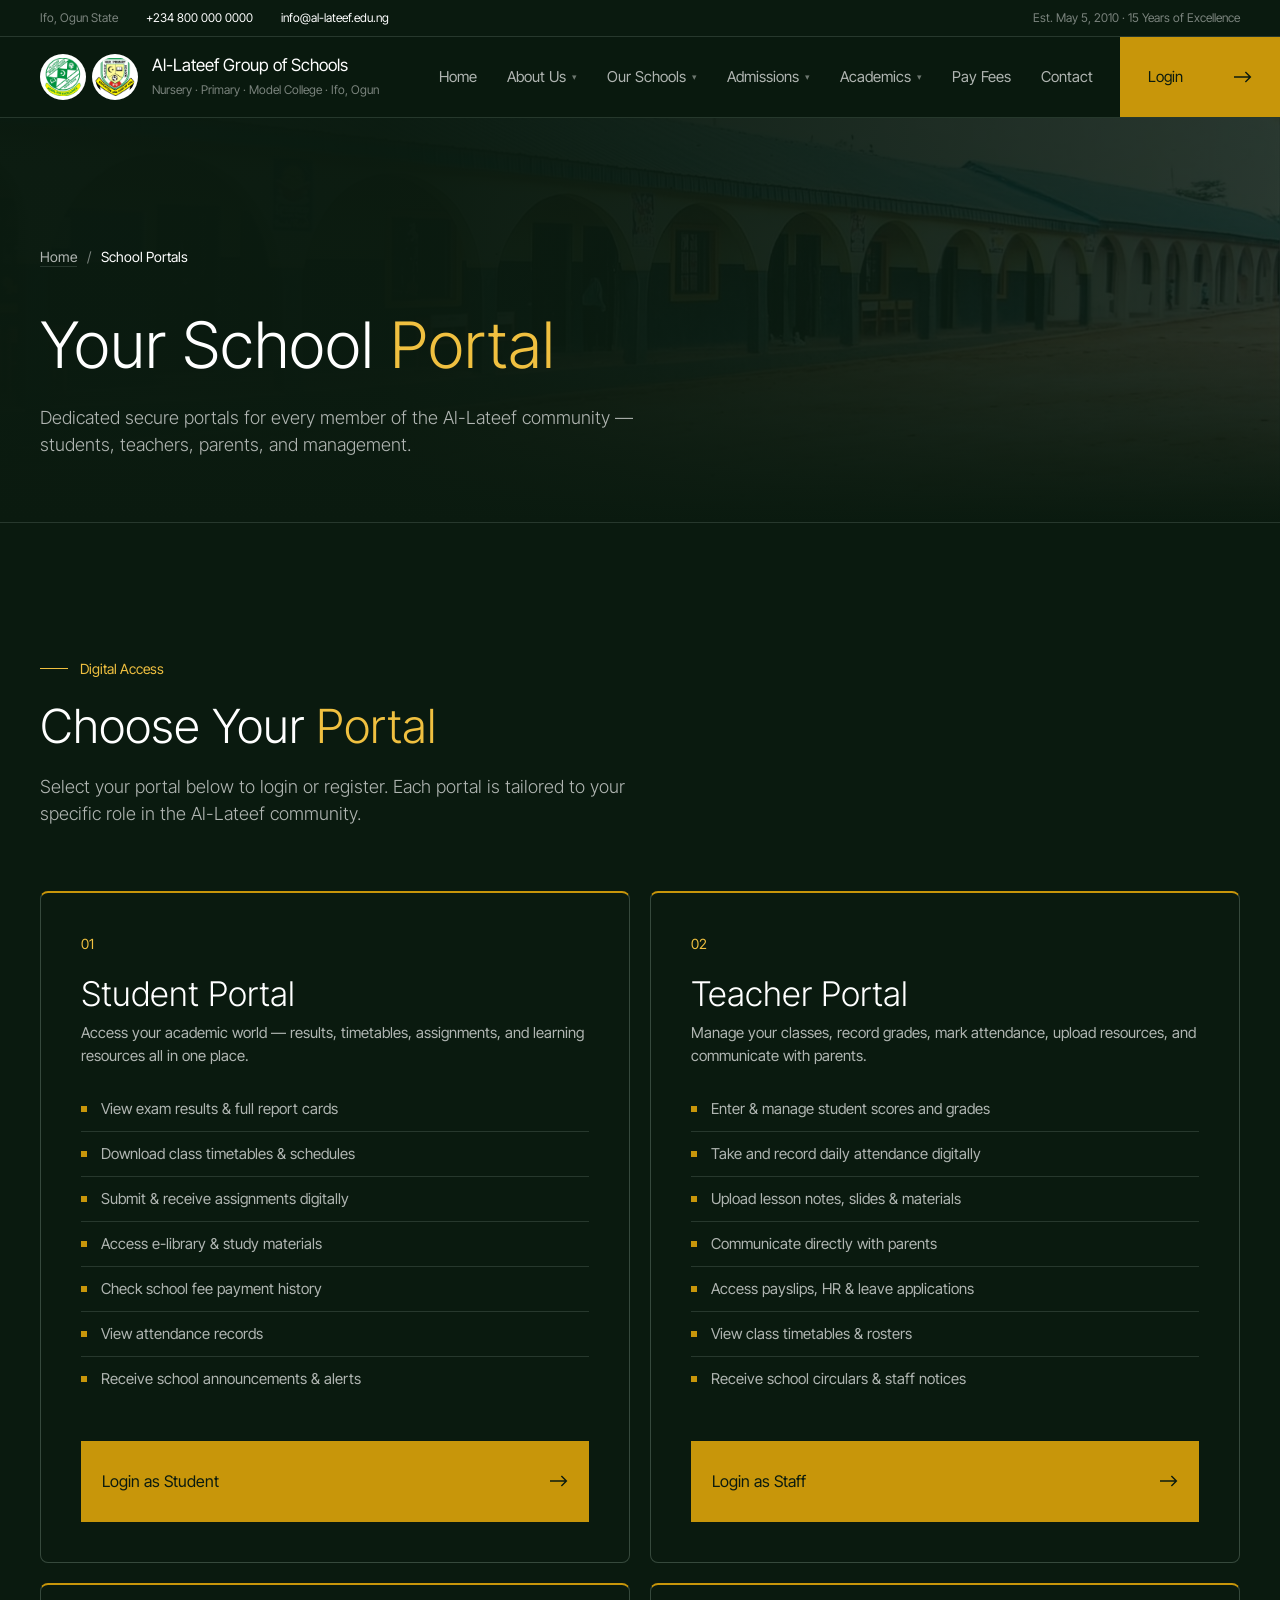
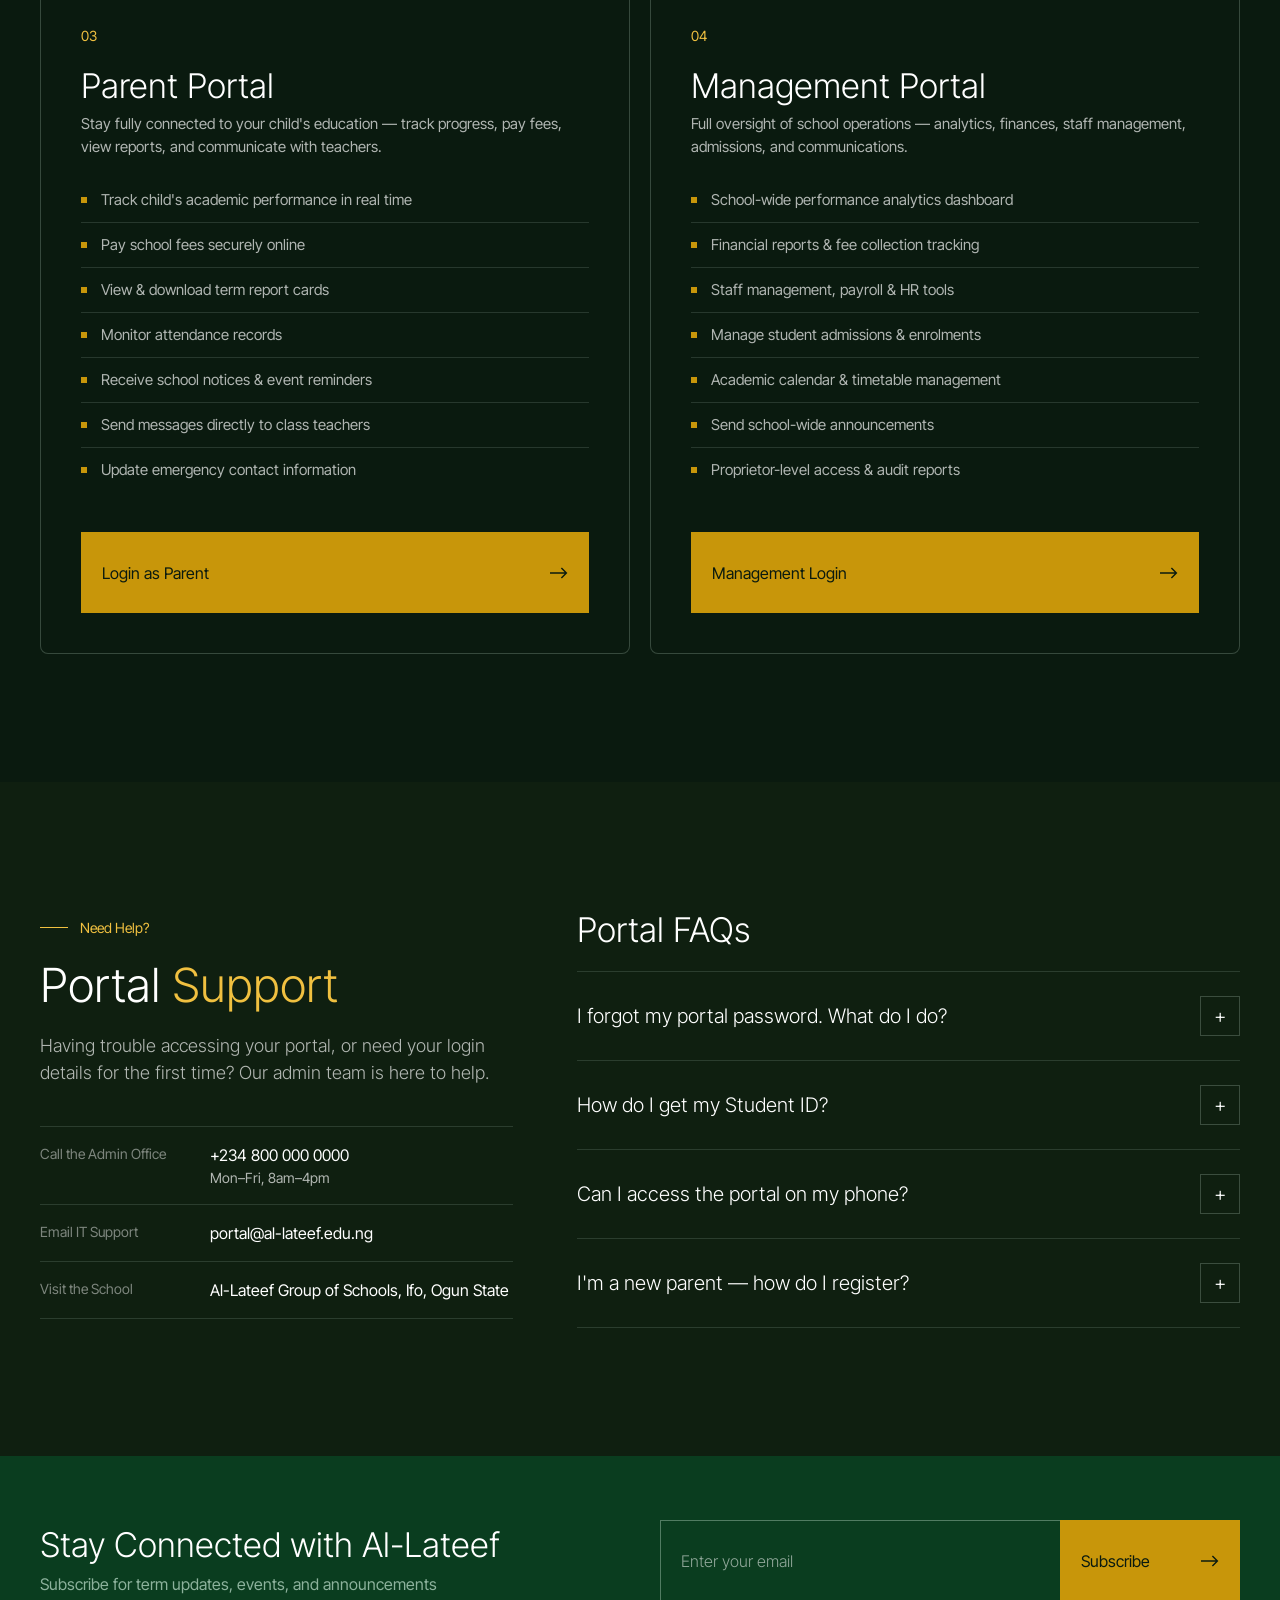
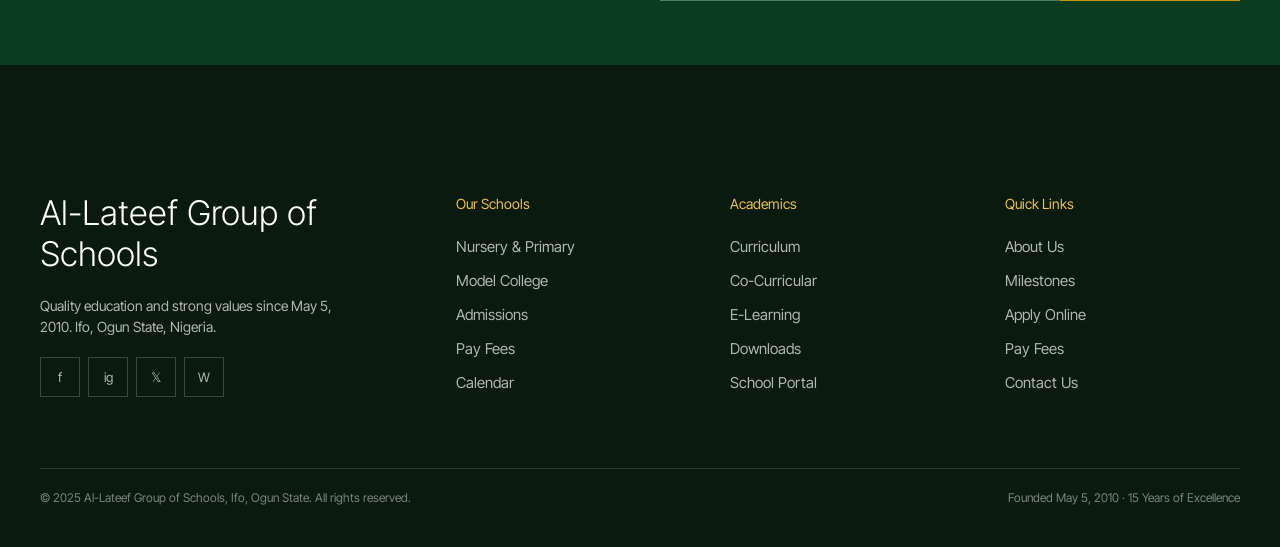
<file: pages/portals.html>
<!DOCTYPE html>
<html lang="en">
<head>
<meta charset="UTF-8"><meta name="viewport" content="width=device-width,initial-scale=1">
<title>School Portals | Al-Lateef Group of Schools</title>
<link rel="stylesheet" href="../shared.css">
<style>
.port-g{display:grid;grid-template-columns:repeat(2,1fr);gap:var(--s-sm);}
.pf-card{border:1px solid var(--card-border);border-top:2px solid var(--primary);border-radius:var(--r-md);overflow:hidden;background:var(--surface);display:flex;flex-direction:column;transition:border-color .3s;}
.pf-card:hover{border-color:var(--tertiary);border-top-color:var(--primary-hi);}
.pf-head{padding:var(--s-md) var(--s-md) var(--s-sm);}
.pf-ic{display:block;font-size:14px;line-height:21px;color:var(--primary-hi);margin-bottom:var(--s-sm);}
.pf-head h3{font-size:clamp(26px,3.2vw,34px);line-height:1.2;font-weight:300;color:var(--on-surface);margin-bottom:var(--s-xs);}
.pf-head p{font-size:15px;line-height:23px;color:var(--muted);}
.pf-body{padding:0 var(--s-md) var(--s-md);display:flex;flex-direction:column;flex:1;}
.pf-feats{margin-bottom:var(--s-md);}
.pf-body .btn{margin-top:auto;}
/* inline portal login modal */
.pl-ov{display:none;position:fixed;inset:0;background:rgba(5,12,7,.82);z-index:600;align-items:center;justify-content:center;padding:20px;}
.pl-ov.open{display:flex;animation:mFd .22s ease;}
.pl-box{background:var(--surface);border:1px solid var(--card-border);border-radius:var(--r-md);width:100%;max-width:480px;padding:var(--s-md);position:relative;max-height:90vh;overflow-y:auto;animation:mUp .28s ease;}
.pl-close{position:absolute;top:16px;right:16px;background:none;border:1px solid var(--card-border);width:40px;height:40px;cursor:pointer;font-size:16px;display:flex;align-items:center;justify-content:center;color:var(--on-surface);font-family:inherit;transition:border-color .2s,color .2s;}
.pl-close:hover{border-color:var(--primary-hi);color:var(--primary-hi);}
.pl-box h2{font-size:clamp(26px,3.2vw,34px);line-height:1.2;font-weight:300;color:var(--on-surface);margin-bottom:var(--s-xs);padding-right:48px;}
.pl-box>p{font-size:14px;line-height:21px;color:var(--muted);margin-bottom:var(--s-md);}
.pl-tabs{display:flex;border-bottom:1px solid var(--line);margin-bottom:var(--s-md);}
.pl-tab{flex:1;padding:12px 0;text-align:left;border:none;background:none;font-size:16px;cursor:pointer;color:var(--faint);font-family:inherit;position:relative;transition:color .2s;}
.pl-tab::after{content:'';position:absolute;left:0;right:0;bottom:-1px;height:2px;background:var(--primary);transform:scaleX(0);transform-origin:left;transition:transform .25s;}
.pl-tab.active{color:var(--on-surface);}
.pl-tab.active::after{transform:scaleX(1);}
.help-g{display:grid;grid-template-columns:1fr 1.4fr;gap:var(--s-lg);align-items:start;}
.faq-h{font-size:clamp(26px,3.2vw,34px);line-height:1.2;font-weight:300;color:var(--on-surface);margin-bottom:var(--s-sm);}
@media(max-width:960px){
  .port-g,.help-g{grid-template-columns:1fr;gap:var(--s-md);}
  .pf-head{padding:var(--s-sm) var(--s-sm) var(--s-xs);}
  .pf-body{padding:0 var(--s-sm) var(--s-sm);}
  .pl-box{padding:var(--s-sm);}
}
</style>
</head>
<body>
<div id="siteNav"></div>

<div class="page-hero">
  <div class="ph-bg" style="background-image:url('../images/building-classrooms.jpg');"></div>
  <div class="ph-ov"></div>
  <div class="ph-inner">
    <div class="breadcrumb"><a href="../index.html">Home</a><span>/</span><span class="here">School Portals</span></div>
    <h1 class="ha1">Your School <em>Portal</em></h1>
    <p class="ha2">Dedicated secure portals for every member of the Al-Lateef community — students, teachers, parents, and management.</p>
  </div>
</div>

<!-- PORTALS GRID -->
<section class="sec">
<div class="sec-inner">
  <div class="s-head">
    <span class="s-lbl rv">Digital Access</span>
    <h2 class="s-title rv">Choose Your <em>Portal</em></h2>
    <p class="s-sub rv">Select your portal below to login or register. Each portal is tailored to your specific role in the Al-Lateef community.</p>
  </div>
  <div class="port-g">
    <div class="pf-card stag">
      <div class="pf-head"><span class="pf-ic">01</span><h3>Student Portal</h3><p>Access your academic world — results, timetables, assignments, and learning resources all in one place.</p></div>
      <div class="pf-body">
        <ul class="pf-feats"><li>View exam results &amp; full report cards</li><li>Download class timetables &amp; schedules</li><li>Submit &amp; receive assignments digitally</li><li>Access e-library &amp; study materials</li><li>Check school fee payment history</li><li>View attendance records</li><li>Receive school announcements &amp; alerts</li></ul>
        <button class="btn btn-primary btn-block" onclick="showPLModal('student','Student Portal','Access your results, timetables, assignments and e-library','Student ID (e.g. AL-2025-001)')">Login as Student <span class="arr">→</span></button>
      </div>
    </div>
    <div class="pf-card stag">
      <div class="pf-head"><span class="pf-ic">02</span><h3>Teacher Portal</h3><p>Manage your classes, record grades, mark attendance, upload resources, and communicate with parents.</p></div>
      <div class="pf-body">
        <ul class="pf-feats"><li>Enter &amp; manage student scores and grades</li><li>Take and record daily attendance digitally</li><li>Upload lesson notes, slides &amp; materials</li><li>Communicate directly with parents</li><li>Access payslips, HR &amp; leave applications</li><li>View class timetables &amp; rosters</li><li>Receive school circulars &amp; staff notices</li></ul>
        <button class="btn btn-primary btn-block" onclick="showPLModal('teacher','Teacher / Staff Portal','Manage classes, grades, attendance and resources','Staff ID')">Login as Staff <span class="arr">→</span></button>
      </div>
    </div>
    <div class="pf-card stag">
      <div class="pf-head"><span class="pf-ic">03</span><h3>Parent Portal</h3><p>Stay fully connected to your child's education — track progress, pay fees, view reports, and communicate with teachers.</p></div>
      <div class="pf-body">
        <ul class="pf-feats"><li>Track child's academic performance in real time</li><li>Pay school fees securely online</li><li>View &amp; download term report cards</li><li>Monitor attendance records</li><li>Receive school notices &amp; event reminders</li><li>Send messages directly to class teachers</li><li>Update emergency contact information</li></ul>
        <button class="btn btn-primary btn-block" onclick="showPLModal('parent','Parent Portal','Track your child\'s progress and pay fees','Child\'s Student ID or Phone Number')">Login as Parent <span class="arr">→</span></button>
      </div>
    </div>
    <div class="pf-card stag">
      <div class="pf-head"><span class="pf-ic">04</span><h3>Management Portal</h3><p>Full oversight of school operations — analytics, finances, staff management, admissions, and communications.</p></div>
      <div class="pf-body">
        <ul class="pf-feats"><li>School-wide performance analytics dashboard</li><li>Financial reports &amp; fee collection tracking</li><li>Staff management, payroll &amp; HR tools</li><li>Manage student admissions &amp; enrolments</li><li>Academic calendar &amp; timetable management</li><li>Send school-wide announcements</li><li>Proprietor-level access &amp; audit reports</li></ul>
        <button class="btn btn-primary btn-block" onclick="showPLModal('mgmt','Management Portal','Full school administration and analytics','Admin Username')">Management Login <span class="arr">→</span></button>
      </div>
    </div>
  </div>
</div></section>

<!-- HELP & FAQS -->
<section class="sec sec-alt">
<div class="sec-inner">
  <div class="help-g">
    <div class="rv-l">
      <span class="s-lbl">Need Help?</span>
      <h2 class="s-title">Portal <em>Support</em></h2>
      <p class="lead" style="margin-bottom:var(--s-md);">Having trouble accessing your portal, or need your login details for the first time? Our admin team is here to help.</p>
      <div class="irow"><span class="k">Call the Admin Office</span><span class="v">+234 800 000 0000 <small>Mon–Fri, 8am–4pm</small></span></div>
      <div class="irow"><span class="k">Email IT Support</span><span class="v">portal@al-lateef.edu.ng</span></div>
      <div class="irow"><span class="k">Visit the School</span><span class="v">Al-Lateef Group of Schools, Ifo, Ogun State</span></div>
    </div>
    <div class="rv-r">
      <h3 class="faq-h">Portal FAQs</h3>
      <div class="faq-item"><div class="faq-q"><h4>I forgot my portal password. What do I do?</h4><div class="faq-tog">+</div></div><div class="faq-ans">Click "Forgot Password" on the login screen and enter your registered email address. A reset link will be sent within 5 minutes. If you don't receive it, check your spam folder or contact the admin office.</div></div>
      <div class="faq-item"><div class="faq-q"><h4>How do I get my Student ID?</h4><div class="faq-tog">+</div></div><div class="faq-ans">Your Student ID is printed on your school ID card and at the top of every report card (format: AL-YYYY-XXX). If you can't find it, the admin office can provide it immediately.</div></div>
      <div class="faq-item"><div class="faq-q"><h4>Can I access the portal on my phone?</h4><div class="faq-tog">+</div></div><div class="faq-ans">Yes. All portals are fully mobile-responsive and work on any modern smartphone or tablet browser. No app download is required — simply open your browser and log in.</div></div>
      <div class="faq-item"><div class="faq-q"><h4>I'm a new parent — how do I register?</h4><div class="faq-tog">+</div></div><div class="faq-ans">After your child is enrolled, the admin office will send you a welcome email with your initial login credentials. You can then set your own password using the "Forgot Password" link on the login page.</div></div>
    </div>
  </div>
</div></section>

<!-- PORTAL LOGIN MODAL (local to this page) -->
<div class="pl-ov" id="plOv">
  <div class="pl-box">
    <button class="pl-close" onclick="closePL()" aria-label="Close">✕</button>
    <div class="m-badge">Secure Login</div>
    <h2 id="plTitle"></h2>
    <p id="plDesc"></p>
    <div class="pl-tabs" id="plTabs">
      <button class="pl-tab active" onclick="plTab('login',this)">Login</button>
      <button class="pl-tab" onclick="plTab('reg',this)">Register</button>
    </div>
    <div id="plLog">
      <div class="fg"><label id="plIdLbl">Username / ID</label><input type="text" id="plId" placeholder="Enter your ID"></div>
      <div class="fg"><label>Password</label><input type="password" placeholder="Enter your password"></div>
      <button class="sbtn" onclick="doPlLogin()">Login to Portal</button>
      <p class="form-note"><a href="#">Forgot password?</a> &nbsp;·&nbsp; <a href="contact.html">Get help</a></p>
    </div>
    <div id="plReg" style="display:none;">
      <div class="f2">
        <div class="fg"><label>First Name</label><input type="text" placeholder="First name"></div>
        <div class="fg"><label>Last Name</label><input type="text" placeholder="Last name"></div>
      </div>
      <div class="fg"><label id="plRegIdLbl">ID / Reference No.</label><input type="text" placeholder="ID from school"></div>
      <div class="fg"><label>Email</label><input type="email" placeholder="email@example.com"></div>
      <div class="fg"><label>Phone</label><input type="tel" placeholder="+234 ..."></div>
      <div class="fg"><label>Password</label><input type="password" placeholder="Create a strong password"></div>
      <button class="sbtn" onclick="doPlReg()">Create Account</button>
    </div>
  </div>
</div>

<div id="siteFooter"></div>
<div id="mRoot"></div>
<script src="../shared.js"></script>
<script>
window._pg='portals';
var plCurType='student';
function showPLModal(type,title,desc,idLabel){
  plCurType=type;
  document.getElementById('plTitle').textContent=title;
  document.getElementById('plDesc').textContent=desc;
  document.getElementById('plIdLbl').textContent=idLabel;
  document.getElementById('plRegIdLbl').textContent=idLabel;
  document.getElementById('plOv').classList.add('open');
  document.body.style.overflow='hidden';
  plTab('login',document.querySelector('.pl-tab'));
}
function closePL(){document.getElementById('plOv').classList.remove('open');document.body.style.overflow='';}
document.getElementById('plOv').addEventListener('click',function(e){if(e.target===this)closePL();});
function plTab(t,btn){
  document.querySelectorAll('.pl-tab').forEach(function(b){b.classList.remove('active');});
  btn.classList.add('active');
  document.getElementById('plLog').style.display=t==='login'?'block':'none';
  document.getElementById('plReg').style.display=t==='reg'?'block':'none';
}
function doPlLogin(){
  var id=document.getElementById('plId').value;
  if(!id){alert('Please enter your ID.');return;}
  alert('Welcome!\n\nLogging you into your portal.\nPlease contact the admin office for your portal credentials:\nEmail: portal@al-lateef.edu.ng\nPhone: +234 800 000 0000');
  closePL();
}
function doPlReg(){
  alert('Registration submitted!\n\nYou will receive login details by email within 24 hours.\nFor urgent help: +234 800 000 0000');
  closePL();
}
</script>
</body></html>
</file>
<file: shared.css>
/* ════════════════════════════════════════════════════════════════
   Al-Lateef Group of Schools — shared styles
   Design system: dark editorial (Inter Tight, light-weight display
   type, square CTAs, 8px cards, no shadows).
   Colours: Al-Lateef green & gold mapped onto the system's roles.
   ════════════════════════════════════════════════════════════════ */
@import url('https://fonts.googleapis.com/css2?family=Inter+Tight:wght@300;400;500;600&display=swap');

:root{
  color-scheme:dark;

  /* ── Colour roles  (design-system role ← Al-Lateef colour) ── */
  --primary:#c8960a;                 /* primary   ← school gold            */
  --primary-hi:#f0c040;              /* emphasis  ← light gold             */
  --on-primary:#0a1a0f;
  --secondary:#0a3d1f;               /* secondary ← deep school green      */
  --secondary-mid:#1a6b3a;
  --secondary-hi:#2e9e5a;
  --tertiary:rgba(212,241,224,.65);  /* tertiary  ← pale green @ 65%       */
  --surface:#0a1a0f;                 /* neutral / surface ← near-black green */
  --surface-2:#0f1f10;
  --on-surface:#ffffff;
  --error:#c8960a;

  --muted:rgba(255,255,255,.68);
  --faint:rgba(255,255,255,.46);
  --line:rgba(212,241,224,.14);
  --card-border:rgba(212,241,224,.22);

  /* ── Radius ── */
  --r-none:0px; --r-md:8px; --r-full:9999px;

  /* ── Spacing ── */
  --s-xs:6px; --s-sm:20px; --s-md:40px; --s-lg:64px; --s-xl:128px;

  --container:1240px;
  --nav-h:81px;
  --arrow:url("data:image/svg+xml,%3Csvg xmlns='http://www.w3.org/2000/svg' viewBox='0 0 18 12'%3E%3Cpath d='M0 6h16.4M11.4 1l5 5-5 5' fill='none' stroke='%23000' stroke-width='1.4'/%3E%3C/svg%3E");

  /* legacy names kept so older inline styles still resolve */
  --gd:#0a3d1f;--gm:#1a6b3a;--gl:#2e9e5a;--gp:#d4f1e0;--gold:#c8960a;--glf:#f0c040;
  --gpale:#fdf6dc;--cream:#faf8f2;--white:#fff;
  --td:#ffffff;--tm:rgba(255,255,255,.68);--tl:rgba(255,255,255,.5);--bd:rgba(212,241,224,.14);
}

/* ── RESET / BASE ── */
*{margin:0;padding:0;box-sizing:border-box;}
html{scroll-behavior:smooth;}
body{
  font-family:'Inter Tight',sans-serif;font-size:16px;line-height:24px;font-weight:400;
  background:var(--surface);color:var(--on-surface);overflow-x:hidden;
  -webkit-font-smoothing:antialiased;
}
img{max-width:100%;display:block;}
a{text-decoration:none;color:inherit;}
ul{list-style:none;}
strong{font-weight:500;}
::selection{background:var(--primary);color:var(--on-primary);}

/* ── TYPE SCALE ── */
.t-display{font-size:clamp(40px,6vw,64px);line-height:1.2;font-weight:300;letter-spacing:0;}
.t-lg{font-size:clamp(32px,4.4vw,47px);line-height:1.15;font-weight:300;}
.t-md{font-size:clamp(26px,3.2vw,34px);line-height:1.2;font-weight:300;}
.t-body-lg{font-size:18px;line-height:27px;font-weight:300;}
.t-body-sm{font-size:14px;line-height:21px;}
.t-label{font-size:14px;line-height:21px;font-weight:400;}
.t-label-sm{font-size:12px;line-height:18px;font-weight:400;}
.accent{color:var(--primary-hi);}

/* arrow glyph (drawn, so it renders identically everywhere) */
.arr,.sbtn::after,.ddrop a::after,.mob a::after{
  display:inline-block;width:18px;height:12px;flex-shrink:0;font-size:0;line-height:0;
  background:currentColor;-webkit-mask:var(--arrow) no-repeat center/contain;mask:var(--arrow) no-repeat center/contain;
}

/* ── TOPBAR ── */
.topbar{
  background:var(--surface);color:var(--muted);font-size:12px;line-height:18px;
  padding:9px 40px;display:flex;justify-content:space-between;align-items:center;
  flex-wrap:wrap;gap:6px 20px;border-bottom:1px solid var(--line);
}
.topbar-l{display:flex;gap:28px;flex-wrap:wrap;}
.topbar-l span{color:var(--faint);}
.topbar a{color:var(--on-surface);}
.topbar a:hover{color:var(--primary-hi);}
.topbar-r{color:var(--faint);}

/* ── NAV ── */
nav{
  background:rgba(10,26,15,.94);backdrop-filter:blur(12px);-webkit-backdrop-filter:blur(12px);
  border-bottom:1px solid var(--line);padding:0 0 0 40px;
  display:flex;align-items:stretch;justify-content:space-between;
  position:sticky;top:0;z-index:300;min-height:var(--nav-h);transition:background .3s;
}
nav.scrolled{background:rgba(10,26,15,.98);}
.nav-brand{display:flex;align-items:center;gap:14px;padding:12px 0;}
.nav-logo-grp{display:flex;align-items:center;gap:6px;flex-shrink:0;}
.nav-logo{
  width:46px;height:46px;background:#fff;border-radius:var(--r-full);
  display:flex;align-items:center;justify-content:center;flex-shrink:0;padding:3px;overflow:hidden;
}
.nav-logo img{width:100%;height:100%;object-fit:contain;border-radius:var(--r-full);}
.nbt strong{display:block;font-size:17px;line-height:22px;color:var(--on-surface);font-weight:400;}
.nbt span{font-size:12px;line-height:18px;color:var(--faint);}

/* desktop links */
.nav-links{display:flex;align-items:stretch;}
.nvi{position:relative;display:flex;}
.nvi>a{
  display:flex;align-items:center;gap:6px;color:var(--muted);font-size:15px;font-weight:400;
  padding:0 15px;white-space:nowrap;position:relative;transition:color .2s;
}
.nvi>a::after{
  content:'';position:absolute;left:15px;right:15px;bottom:-1px;height:2px;
  background:var(--primary);transform:scaleX(0);transform-origin:left;transition:transform .25s;
}
.nvi>a:hover,.nvi>a.active{color:var(--on-surface);}
.nvi>a.active::after,.nvi:hover>a::after{transform:scaleX(1);}
.caret{font-size:9px;transition:transform .25s;display:inline-block;opacity:.6;}
.nvi:hover>a .caret{transform:rotate(180deg);}
.nvi>a.nav-cta{
  background:var(--primary);color:var(--on-primary);padding:0 28px;min-width:160px;
  justify-content:space-between;gap:20px;margin-left:12px;transition:background .2s;
}
.nvi>a.nav-cta::after{display:none;}
.nvi>a.nav-cta:hover{background:var(--primary-hi);color:var(--on-primary);}

/* dropdown */
.ddrop{
  visibility:hidden;opacity:0;pointer-events:none;position:absolute;top:100%;left:0;
  background:var(--surface);border:1px solid var(--card-border);border-radius:0 0 var(--r-md) var(--r-md);
  min-width:260px;padding:8px 0;z-index:400;transform:translateY(-6px);
  transition:opacity .2s,transform .2s,visibility .2s;
}
.nvi:hover .ddrop{visibility:visible;opacity:1;pointer-events:all;transform:translateY(0);}
.ddrop a{
  display:flex;align-items:center;justify-content:space-between;gap:20px;padding:11px 20px;
  font-size:14px;line-height:21px;color:var(--muted);white-space:nowrap;transition:color .15s,background .15s;
}
.ddrop a::after{content:'';opacity:0;transform:translateX(-6px);transition:opacity .2s,transform .2s;color:var(--primary-hi);}
.ddrop a:hover{color:var(--on-surface);background:rgba(212,241,224,.05);}
.ddrop a:hover::after{opacity:1;transform:none;}
.dd-div{border:none;border-top:1px solid var(--line);margin:8px 0;}

/* hamburger */
.ham{display:none;background:none;border:none;cursor:pointer;padding:0 20px;flex-direction:column;justify-content:center;gap:6px;}
.ham span{display:block;width:24px;height:1.5px;background:var(--on-surface);transition:all .3s;}
.ham.open span:nth-child(1){transform:translateY(7.5px) rotate(45deg);}
.ham.open span:nth-child(2){opacity:0;}
.ham.open span:nth-child(3){transform:translateY(-7.5px) rotate(-45deg);}

/* mobile nav */
.mob{display:none;position:fixed;inset:0;background:var(--surface);z-index:500;flex-direction:column;padding:20px 20px 40px;overflow-y:auto;}
.mob.open{display:flex;animation:mobIn .28s ease;}
@keyframes mobIn{from{opacity:0;transform:translateY(-12px);}to{opacity:1;transform:none;}}
.mob-close{align-self:flex-end;background:none;border:1px solid var(--card-border);width:44px;height:44px;font-size:18px;cursor:pointer;color:var(--on-surface);margin-bottom:20px;font-family:inherit;}
.mob-sec{font-size:12px;line-height:18px;color:var(--primary-hi);padding:24px 0 8px;}
.mob a{display:flex;justify-content:space-between;align-items:center;padding:14px 0;font-size:20px;line-height:28px;font-weight:300;color:var(--on-surface);border-bottom:1px solid var(--line);}
.mob a::after{content:'';background:var(--faint);}
.mob a:hover{color:var(--primary-hi);}

/* ── BUTTONS ── */
.btn{
  display:inline-flex;align-items:center;justify-content:space-between;gap:20px;
  min-width:205px;min-height:81px;padding:14px 20px;border-radius:var(--r-none);
  border:1px solid transparent;font-family:'Inter Tight',sans-serif;font-size:16px;line-height:24px;
  font-weight:400;cursor:pointer;text-decoration:none;box-shadow:none;transition:background .2s,color .2s,border-color .2s;
}
.btn .arr{transition:transform .25s;}
.btn:hover .arr{transform:translateX(4px);}
.btn-primary,.btn-gold{background:var(--primary);color:var(--on-primary);}
.btn-primary:hover,.btn-gold:hover{background:var(--primary-hi);}
.btn-secondary,.btn-ghost,.btn-outline{background:transparent;color:var(--on-surface);border-color:var(--tertiary);}
.btn-secondary:hover,.btn-ghost:hover,.btn-outline:hover{border-color:var(--primary-hi);color:var(--primary-hi);}
.btn-green{background:var(--secondary-mid);color:var(--on-surface);}
.btn-green:hover{background:var(--secondary-hi);}
.btn-link{
  display:inline-flex;align-items:center;gap:10px;background:none;border:none;padding:0;min-width:0;min-height:0;
  color:var(--on-surface);font-family:inherit;font-size:16px;line-height:24px;font-weight:400;cursor:pointer;
  text-decoration:underline;text-underline-offset:6px;text-decoration-thickness:1px;text-decoration-color:var(--tertiary);
  transition:color .2s,text-decoration-color .2s;
}
.btn-link:hover{color:var(--primary-hi);text-decoration-color:var(--primary-hi);}
.btn-block{width:100%;}
.btn-sm{min-height:56px;min-width:0;}

/* ── PAGE HERO ── */
.page-hero{background:var(--surface);padding:var(--s-xl) 40px var(--s-lg);position:relative;overflow:hidden;border-bottom:1px solid var(--line);}
.ph-bg{position:absolute;inset:0;background-size:cover;background-position:center;opacity:.42;}
.ph-ov{position:absolute;inset:0;background:linear-gradient(90deg,rgba(10,26,15,.97) 30%,rgba(10,26,15,.6) 100%),linear-gradient(0deg,rgba(10,26,15,1) 0%,rgba(10,26,15,0) 45%);}
.ph-inner{position:relative;max-width:var(--container);margin:0 auto;}
.breadcrumb{display:flex;gap:10px;align-items:center;font-size:14px;line-height:21px;color:var(--faint);margin-bottom:var(--s-md);}
.breadcrumb a{color:var(--muted);text-decoration:underline;text-underline-offset:4px;text-decoration-color:var(--line);}
.breadcrumb a:hover{color:var(--primary-hi);}
.breadcrumb span{color:var(--faint);}
.breadcrumb .here{color:var(--on-surface);}
.page-hero h1{font-size:clamp(40px,6vw,64px);line-height:1.2;font-weight:300;color:var(--on-surface);margin-bottom:var(--s-sm);max-width:900px;}
.page-hero h1 em{font-style:normal;color:var(--primary-hi);}
.page-hero p{font-size:18px;line-height:27px;font-weight:300;color:var(--muted);max-width:620px;}

/* ── SECTIONS ── */
.sec{padding:var(--s-xl) 40px;background:var(--surface);}
.sec-alt{background:var(--surface-2);}
.sec-band,.dk{background:var(--secondary);}
.sec+.sec:not(.sec-band):not(.dk):not(.sec-alt){border-top:1px solid var(--line);}
.sec-inner{max-width:var(--container);margin:0 auto;}
.s-lbl{
  display:inline-flex;align-items:center;gap:12px;font-size:14px;line-height:21px;font-weight:400;
  color:var(--primary-hi);margin-bottom:var(--s-sm);
}
.s-lbl::before{content:'';width:28px;height:1px;background:currentColor;}
.s-lbl-lt{color:var(--primary-hi);}
.s-title{font-size:clamp(32px,4.4vw,47px);line-height:1.15;font-weight:300;color:var(--on-surface);margin-bottom:var(--s-sm);max-width:820px;}
.s-title em{font-style:normal;color:var(--primary-hi);}
.s-title-lt{color:var(--on-surface);}
.s-sub{font-size:18px;line-height:27px;font-weight:300;color:var(--muted);max-width:620px;}
.s-sub-lt{color:var(--muted);}
.s-head{margin-bottom:var(--s-lg);}
.s-head-row{display:flex;justify-content:space-between;align-items:flex-end;gap:var(--s-md);flex-wrap:wrap;margin-bottom:var(--s-lg);}
.s-head-row .s-title{margin-bottom:0;}
.center{text-align:center;}
.center .s-lbl{justify-content:center;}
.center .s-title,.center .s-sub{margin-left:auto;margin-right:auto;}
.lead{font-size:18px;line-height:27px;font-weight:300;color:var(--muted);margin-bottom:var(--s-sm);}
.prose p{font-size:16px;line-height:26px;color:var(--muted);margin-bottom:var(--s-sm);}
.prose p strong{color:var(--on-surface);}

.g2{display:grid;grid-template-columns:1fr 1fr;gap:var(--s-md);}
.g3{display:grid;grid-template-columns:repeat(3,1fr);gap:var(--s-sm);}
.g4{display:grid;grid-template-columns:repeat(4,1fr);gap:var(--s-sm);}
.gcen{align-items:center;}
.ggap{gap:var(--s-lg);}

/* ── CARD ── */
.card{background:var(--surface);border:1px solid var(--card-border);border-radius:var(--r-md);padding:16px;color:var(--on-surface);box-shadow:none;}
.idx{display:block;font-size:14px;line-height:21px;color:var(--primary-hi);margin-bottom:var(--s-sm);font-variant-numeric:tabular-nums;}

/* hairline lists (shared across pages) */
.scf li,.feat-l li,.vlist li,.req-list li,.port-feats li,.pf-feats li,.pcfl li,.rule-list li{
  display:flex;align-items:baseline;gap:14px;padding:11px 0;border-bottom:1px solid var(--line);
  font-size:15px;line-height:22px;color:var(--muted);
}
.scf li:last-child,.feat-l li:last-child,.vlist li:last-child,.req-list li:last-child,
.port-feats li:last-child,.pf-feats li:last-child,.pcfl li:last-child,.rule-list li:last-child{border-bottom:none;}
.scf li::before,.feat-l li::before,.vlist li::before,.port-feats li::before,.pf-feats li::before,.pcfl li::before,.rule-list li::before{
  content:'';flex-shrink:0;width:6px;height:6px;background:var(--primary);transform:translateY(-2px);
}
.req-list li::before{content:'✓';color:var(--primary-hi);font-size:13px;flex-shrink:0;}

/* contact-style rows */
.irow{display:grid;grid-template-columns:150px 1fr;gap:var(--s-sm);padding:16px 0;border-top:1px solid var(--line);}
.irow:last-child{border-bottom:1px solid var(--line);}
.irow .k{font-size:14px;line-height:21px;color:var(--faint);}
.irow .v{font-size:16px;line-height:24px;color:var(--on-surface);}
.irow .v small{display:block;font-size:14px;line-height:21px;color:var(--muted);}
.irow a.v,.irow .v a{color:var(--on-surface);}
.irow a:hover{color:var(--primary-hi);}

/* chips */
.chip{display:inline-flex;align-items:center;gap:8px;border:1px solid var(--card-border);padding:6px 12px;font-size:12px;line-height:18px;color:var(--muted);}
.chip-gold{border-color:var(--primary);color:var(--primary-hi);}

/* ── FORMS ── */
.fg{margin-bottom:var(--s-sm);}
.fg label{display:block;font-size:12px;line-height:18px;font-weight:400;color:var(--muted);margin-bottom:var(--s-xs);}
.fg input,.fg select,.fg textarea{
  width:100%;padding:14px 16px;border:1px solid var(--card-border);border-radius:var(--r-none);
  font-size:16px;line-height:24px;font-family:'Inter Tight',sans-serif;font-weight:300;color:var(--on-surface);
  background:rgba(212,241,224,.03);transition:border-color .2s,background .2s;appearance:none;-webkit-appearance:none;
}
.fg input::placeholder,.fg textarea::placeholder{color:var(--faint);}
.fg select{
  background-image:url("data:image/svg+xml,%3Csvg xmlns='http://www.w3.org/2000/svg' width='12' height='8' viewBox='0 0 12 8'%3E%3Cpath d='M1 1l5 5 5-5' fill='none' stroke='%23ffffff' stroke-opacity='.7' stroke-width='1.4'/%3E%3C/svg%3E");
  background-repeat:no-repeat;background-position:right 16px center;padding-right:44px;
}
.fg select option{background:var(--surface);color:var(--on-surface);}
.fg input:focus,.fg select:focus,.fg textarea:focus{outline:none;border-color:var(--primary);background-color:rgba(212,241,224,.06);}
.fg textarea{resize:vertical;min-height:120px;}
.f2{display:grid;grid-template-columns:1fr 1fr;gap:0 var(--s-sm);}
.fcard{background:var(--surface);border:1px solid var(--card-border);border-radius:var(--r-md);padding:var(--s-md);}
.fcard h3{font-size:clamp(26px,3.2vw,34px);line-height:1.2;font-weight:300;color:var(--on-surface);margin-bottom:var(--s-xs);}
.fcard>p{font-size:14px;line-height:21px;color:var(--muted);margin-bottom:var(--s-md);}
.sbtn{
  width:100%;min-height:81px;padding:14px 20px;background:var(--primary);color:var(--on-primary);
  border:1px solid transparent;border-radius:var(--r-none);font-family:'Inter Tight',sans-serif;font-size:16px;font-weight:400;
  cursor:pointer;transition:background .2s;display:flex;align-items:center;justify-content:space-between;gap:20px;margin-top:var(--s-xs);
}
.sbtn::after{content:'';transition:transform .25s;}
.sbtn:hover{background:var(--primary-hi);}
.sbtn:hover::after{transform:translateX(4px);}
.form-note{font-size:12px;line-height:18px;color:var(--faint);margin-top:var(--s-sm);}
.form-note a{color:var(--on-surface);text-decoration:underline;text-underline-offset:3px;text-decoration-color:var(--tertiary);}

/* ── FAQ ── */
.faq-item{border-top:1px solid var(--line);}
.faq-item:last-child{border-bottom:1px solid var(--line);}
.faq-q{display:flex;justify-content:space-between;align-items:center;padding:24px 0;cursor:pointer;gap:var(--s-sm);user-select:none;}
.faq-q h4{font-size:20px;line-height:28px;font-weight:300;color:var(--on-surface);transition:color .2s;}
.faq-q:hover h4{color:var(--primary-hi);}
.faq-tog{
  width:40px;height:40px;border:1px solid var(--card-border);display:flex;align-items:center;justify-content:center;
  font-size:20px;font-weight:300;color:var(--on-surface);flex-shrink:0;transition:all .25s;line-height:1;
}
.faq-item.open .faq-tog{background:var(--primary);border-color:var(--primary);color:var(--on-primary);transform:rotate(45deg);}
.faq-ans{max-height:0;overflow:hidden;transition:max-height .4s ease,padding .3s ease;padding:0 60px 0 0;font-size:16px;line-height:26px;color:var(--muted);}
.faq-item.open .faq-ans{max-height:420px;padding:0 60px 28px 0;}

/* ── TIMELINE ── */
.timeline{position:relative;padding-left:48px;}
.timeline::before{content:'';position:absolute;left:5px;top:8px;bottom:8px;width:1px;background:var(--card-border);}
.tl-item{position:relative;padding-bottom:var(--s-md);}
.tl-item::before{content:'';position:absolute;left:-48px;top:6px;width:11px;height:11px;background:var(--surface);border:1px solid var(--primary-hi);transition:background .3s;}
.tl-item:hover::before,.tl-item.now::before{background:var(--primary-hi);}
.tl-yr{display:block;font-size:14px;line-height:21px;color:var(--primary-hi);margin-bottom:var(--s-xs);}
.tl-item h4{font-size:24px;line-height:31px;font-weight:300;color:var(--on-surface);margin-bottom:var(--s-xs);}
.tl-item p{font-size:16px;line-height:25px;color:var(--muted);}

/* ── STATS BAR ── */
.sbar{background:var(--secondary);padding:0 40px;}
.si{max-width:var(--container);margin:0 auto;display:grid;grid-template-columns:repeat(4,1fr);}
.si>div{padding:var(--s-md) var(--s-sm) var(--s-md) 0;border-left:1px solid rgba(212,241,224,.18);padding-left:var(--s-sm);}
.si>div:first-child{border-left:none;padding-left:0;}
.sn{display:block;font-size:clamp(28px,3.4vw,40px);line-height:1.15;font-weight:300;color:var(--on-surface);margin-bottom:var(--s-xs);}
.sl{font-size:14px;line-height:21px;color:var(--tertiary);}

/* ── MODAL ── */
.m-ov{display:none;position:fixed;inset:0;background:rgba(5,12,7,.82);z-index:600;align-items:center;justify-content:center;padding:20px;}
.m-ov.active{display:flex;animation:mFd .22s ease;}
@keyframes mFd{from{opacity:0;}to{opacity:1;}}
.m-box{background:var(--surface);border:1px solid var(--card-border);border-radius:var(--r-md);width:100%;max-width:480px;padding:var(--s-md);position:relative;max-height:90vh;overflow-y:auto;animation:mUp .28s ease;}
@keyframes mUp{from{opacity:0;transform:translateY(18px);}to{opacity:1;transform:none;}}
.m-close{position:absolute;top:16px;right:16px;background:none;border:1px solid var(--card-border);width:40px;height:40px;cursor:pointer;font-size:16px;display:flex;align-items:center;justify-content:center;color:var(--on-surface);transition:border-color .2s,color .2s;font-family:inherit;}
.m-close:hover{border-color:var(--primary-hi);color:var(--primary-hi);}
.m-box h2{font-size:clamp(26px,3.2vw,34px);line-height:1.2;font-weight:300;color:var(--on-surface);margin-bottom:var(--s-xs);padding-right:48px;}
.m-box>p{font-size:14px;line-height:21px;color:var(--muted);margin-bottom:var(--s-md);}
.m-tabs{display:flex;border-bottom:1px solid var(--line);margin-bottom:var(--s-md);}
.m-tab{flex:1;padding:12px 0;text-align:left;border:none;background:none;font-size:16px;cursor:pointer;color:var(--faint);font-family:inherit;position:relative;transition:color .2s;}
.m-tab::after{content:'';position:absolute;left:0;right:0;bottom:-1px;height:2px;background:var(--primary);transform:scaleX(0);transition:transform .25s;transform-origin:left;}
.m-tab.active{color:var(--on-surface);}
.m-tab.active::after{transform:scaleX(1);}
.m-badge{display:inline-flex;align-items:center;gap:10px;font-size:14px;line-height:21px;color:var(--primary-hi);margin-bottom:var(--s-sm);}
.m-badge::before{content:'';width:28px;height:1px;background:currentColor;}

/* ── NEWSLETTER + FOOTER ── */
.nl{background:var(--secondary);padding:var(--s-lg) 40px;}
.nl-in{max-width:var(--container);margin:0 auto;display:grid;grid-template-columns:1fr 1fr;gap:var(--s-md);align-items:center;}
.nl h3{font-size:clamp(26px,3.2vw,34px);line-height:1.2;font-weight:300;color:var(--on-surface);margin-bottom:var(--s-xs);}
.nl p{font-size:16px;line-height:24px;color:var(--tertiary);}
.nl-form{display:flex;}
.nl-form input{
  flex:1;min-width:0;padding:14px 20px;border:1px solid rgba(212,241,224,.35);border-right:none;background:transparent;
  color:var(--on-surface);font-size:16px;font-family:inherit;font-weight:300;outline:none;border-radius:0;
}
.nl-form input::placeholder{color:rgba(255,255,255,.55);}
.nl-form input:focus{border-color:var(--primary-hi);}
.nl-form .btn{min-width:180px;}
footer{background:var(--surface);color:var(--muted);padding:var(--s-xl) 40px var(--s-md);}
.fi{max-width:var(--container);margin:0 auto;}
.ft{display:grid;grid-template-columns:1.6fr 1fr 1fr 1fr;gap:var(--s-md);margin-bottom:var(--s-lg);}
.fn{font-size:clamp(26px,3.2vw,34px);line-height:1.2;font-weight:300;color:var(--on-surface);margin-bottom:var(--s-sm);}
.fb>p{font-size:14px;line-height:21px;margin-bottom:var(--s-sm);max-width:320px;}
.fc h4{font-size:14px;line-height:21px;font-weight:400;color:var(--primary-hi);margin-bottom:var(--s-sm);}
.fl li{margin-bottom:10px;}
.fl a{font-size:15px;line-height:22px;color:var(--muted);transition:color .2s;}
.fl a:hover{color:var(--on-surface);text-decoration:underline;text-underline-offset:4px;}
.fbot{border-top:1px solid var(--line);padding-top:var(--s-sm);display:flex;justify-content:space-between;align-items:center;font-size:12px;line-height:18px;flex-wrap:wrap;gap:10px;color:var(--faint);}
.fsoc{display:flex;gap:8px;}
.fsoc a{width:40px;height:40px;border:1px solid var(--card-border);display:flex;align-items:center;justify-content:center;color:var(--muted);font-size:13px;transition:all .2s;}
.fsoc a:hover{border-color:var(--primary-hi);color:var(--primary-hi);}

/* ── MOTION ── */
@keyframes hSlide{from{opacity:0;transform:translateY(28px);}to{opacity:1;transform:none;}}
.ha1{animation:hSlide .8s .0s ease both;}
.ha2{animation:hSlide .8s .12s ease both;}
.ha3{animation:hSlide .8s .24s ease both;}
.ha4{animation:hSlide .8s .36s ease both;}
.ha5{animation:hSlide .8s .48s ease both;}
.pulse,.float{animation:none;}

.rv{opacity:0;transform:translateY(32px);transition:opacity .8s ease,transform .8s ease;}
.rv-l{opacity:0;transform:translateX(-36px);transition:opacity .8s ease,transform .8s ease;}
.rv-r{opacity:0;transform:translateX(36px);transition:opacity .8s ease,transform .8s ease;}
.rv-s{opacity:0;transform:scale(.96);transition:opacity .7s ease,transform .7s ease;}
.rv.vis,.rv-l.vis,.rv-r.vis{opacity:1;transform:none;}
.rv-s.vis{opacity:1;transform:none;}

.stag>*{opacity:0;transform:translateY(24px);transition:opacity .6s ease,transform .6s ease;}
.stag.vis>*{opacity:1;transform:none;}
.stag.vis>*:nth-child(1){transition-delay:.04s;}
.stag.vis>*:nth-child(2){transition-delay:.12s;}
.stag.vis>*:nth-child(3){transition-delay:.20s;}
.stag.vis>*:nth-child(4){transition-delay:.28s;}
.stag.vis>*:nth-child(5){transition-delay:.36s;}
.stag.vis>*:nth-child(6){transition-delay:.44s;}
.stag.vis>*:nth-child(n+7){transition-delay:.5s;}

.ihov{border-radius:var(--r-md);overflow:hidden;}
.ihov img{transition:transform .6s ease;}
.ihov:hover img{transform:scale(1.04);}

@media(prefers-reduced-motion:reduce){
  *{animation-duration:.01ms!important;transition-duration:.01ms!important;}
  .rv,.rv-l,.rv-r,.rv-s,.stag>*{opacity:1;transform:none;}
}

/* ── RESPONSIVE ── */
@media(max-width:1100px){
  .nvi>a{padding:0 10px;font-size:14px;}
  .nvi>a::after{left:10px;right:10px;}
  .nvi>a.nav-cta{min-width:0;padding:0 20px;}
}
@media(max-width:960px){
  .g2,.g3,.g4{grid-template-columns:1fr;}
  .si{grid-template-columns:repeat(2,1fr);}
  .si>div:nth-child(3){border-left:none;padding-left:0;}
  .si>div:nth-child(n+3){border-top:1px solid rgba(212,241,224,.18);}
  .ft{grid-template-columns:1fr 1fr;}
  .fb{grid-column:1/-1;}
  nav{padding:0 0 0 20px;}
  .nav-links{display:none;}
  .ham{display:flex;}
  .sec{padding:var(--s-lg) 20px;}
  .topbar{padding:8px 20px;}
  .topbar-r{display:none;}
  .sbar{padding:0 20px;}
  .nl{padding:var(--s-md) 20px;}
  .nl-in{grid-template-columns:1fr;}
  footer{padding:var(--s-lg) 20px var(--s-md);}
  .page-hero{padding:var(--s-lg) 20px var(--s-md);}
  .s-head,.s-head-row{margin-bottom:var(--s-md);}
  .fcard,.m-box{padding:var(--s-sm);}
  .irow{grid-template-columns:1fr;gap:4px;}
}
@media(max-width:600px){
  .ft{grid-template-columns:1fr;}
  .f2{grid-template-columns:1fr;}
  .nl-form{flex-direction:column;gap:10px;}
  .nl-form input{border-right:1px solid rgba(212,241,224,.35);}
  .nbt span{display:none;}
  .nbt strong{font-size:15px;line-height:20px;}
  .nav-logo{width:38px;height:38px;}
  .topbar-l{gap:6px 16px;}
  .faq-ans,.faq-item.open .faq-ans{padding-right:0;}
  .btn{width:100%;}
  .btn-link{width:auto;}
}

/* two green bands in a row get a dividing hairline */
.sec-band+.sbar{border-top:1px solid rgba(212,241,224,.22);}
/* when a page already ends on a green band, the newsletter sits on the dark surface instead */
.sbar+#siteFooter .nl,.sec-band+#siteFooter .nl{background:var(--surface);border-top:1px solid var(--line);}
.sbar+#siteFooter footer,.sec-band+#siteFooter footer{border-top:1px solid var(--line);}
</file>
